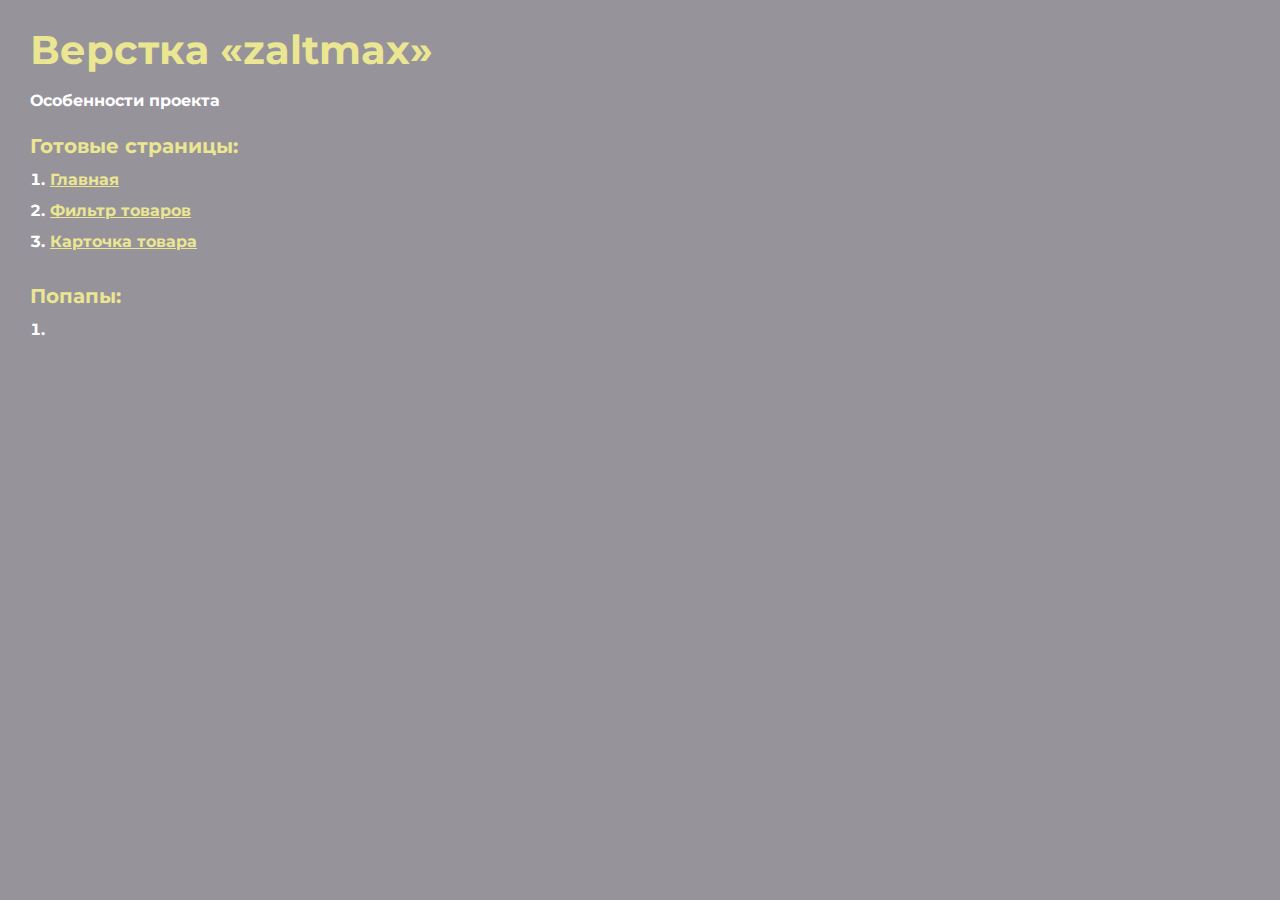
<file: index.html>
<!DOCTYPE html>
<html>

<head>
	<meta charset="UTF-8">
	<meta name="viewport" content="width=device-width, initial-scale=1.0">
	<title>Верстка «zaltmax»</title>
</head>

<body>
	<div class="rootpage">
		<h1>Верстка «zaltmax»</h1>
		<div class="rootpage__info">
			Особенности проекта
		</div>
		<h2>Готовые страницы:</h2>
		<ol class="rootpage__list">
			<li><a target="_blank" href="home.html">Главная</a></li>
			<li><a target="_blank" href="filter.html">Фильтр товаров</a></li>
			<li><a target="_blank" href="CardOfGoods.html">Карточка товара</a></li>
		</ol>
		<h2>Попапы:</h2>
		<ol class="rootpage__list">
			<li><a target="_blank" href="home.html#"></a></li>
		</ol>
		<!--
		<div class="rootpage__tnx">
			<h2>Спасибо за заказ!</h2>
			<p>Буду рад (а) хорошему отзыву.</p>
			<p>Обращайтесь еще!</p>
		</div>
		<div class="rootpage__contacts">
			<h2>Мои контакты:</h2>
			<p>Почта: <a href="mailto:email@gmail.com">email@gmail.com</a></p>
			<p>Телефон: <a href="tel:8800800800">8 800 800 800</a></p>
			<p>Соц. сеть: <a href="">ссылка на соц. сеть</a></p>
		</div>
		-->
	</div>
</body>
<style>
	@charset "UTF-8";
	@import url("https://fonts.googleapis.com/css?family=Montserrat:regular,700&display=swap");

	*,
	*::before,
	*::after {
		padding: 0px;
		margin: 0px;
		border: 0px;
		box-sizing: border-box;
	}

	html,
	body {
		height: 100%;
		margin: 0;
		padding: 0;
		min-width: 320px;
		width: 100%;
		color: #fff;
		background-color: #96939b;
	}

	body {
		font-family: Montserrat;
		font-size: 100%;
		line-height: 1;
		font-size: 1rem;
		font-weight: 700;
	}

	a {
		text-decoration: underline;
		color: #ebe691
	}

	a:visited {
		text-decoration: underline;
		color: #3b3b39;
	}

	a:hover {
		text-decoration: none;
	}

	ul li {
		list-style: none;
	}

	img {
		vertical-align: top;
	}

	.wrapper {
		width: 100%;
		min-height: 100%;
		overflow: hidden;
	}

	.rootpage {
		padding: 30px;
		display: flex;
		flex-direction: column;
		align-items: flex-start;
	}

	@media (max-width: 767px) {
		.rootpage {
			padding: 30px 15px;
		}
	}

	h1 {
		color: #ebe691;
		font-size: 2.5rem;
		margin: 0px 0px 1.25rem 0px;
	}

	@media (max-width: 767px) {
		h1 {
			font-size: 1.85rem;
			margin: 0px 0px 1.25rem 0px;
		}
	}

	h2 {
		color: #ebe691;
		font-size: 1.25rem;
		margin: 0px 0px 1rem 0px;
	}

	@media (max-width: 767px) {
		h2 {
			font-size: 1.125rem;
			margin: 0px 0px 1rem 0px;
		}
	}

	.rootpage__info {
		line-height: 140%;
		margin: 0px 0px 1.5rem 0px;
	}

	.rootpage__list {
		margin: 0px 0px 2.25rem 1.25rem;
	}

	.rootpage__list li:not(:last-child) {
		margin: 0px 0px 15px 0px;
	}

	.rootpage__contacts,
	.rootpage__tnx {
		border-radius: 200px;
		padding: 20px 65px;
		line-height: 140%;
	}

	@media (max-width: 767px) {

		.rootpage__contacts,
		.rootpage__tnx {
			border-radius: 40px;
			padding: 20px;
		}
	}

	.rootpage__contacts {
		background: #32b5a4;

	}

	.rootpage__contacts a {
		color: #ebe691;
	}

	.rootpage__tnx {
		background: #c22d63;
		margin: 0px 0px 1rem 0px;
	}
</style>

</html>
</file>
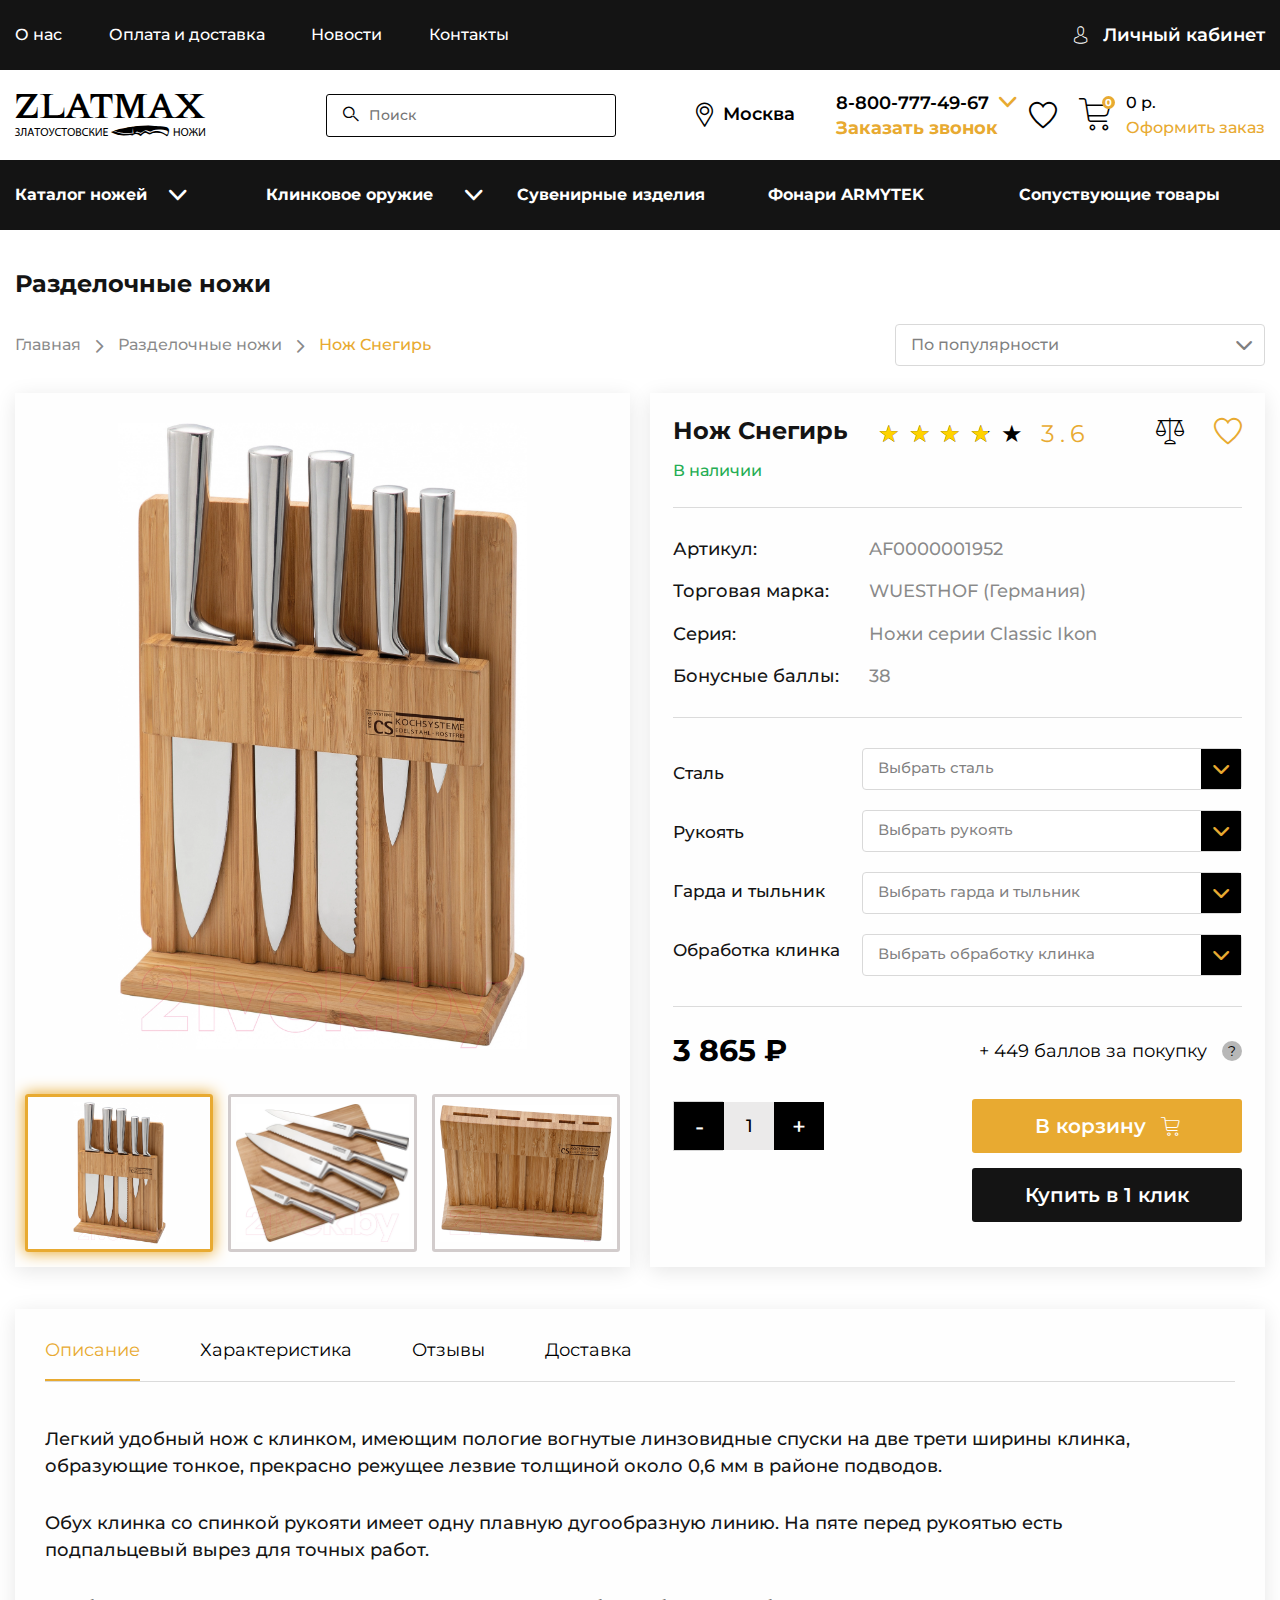
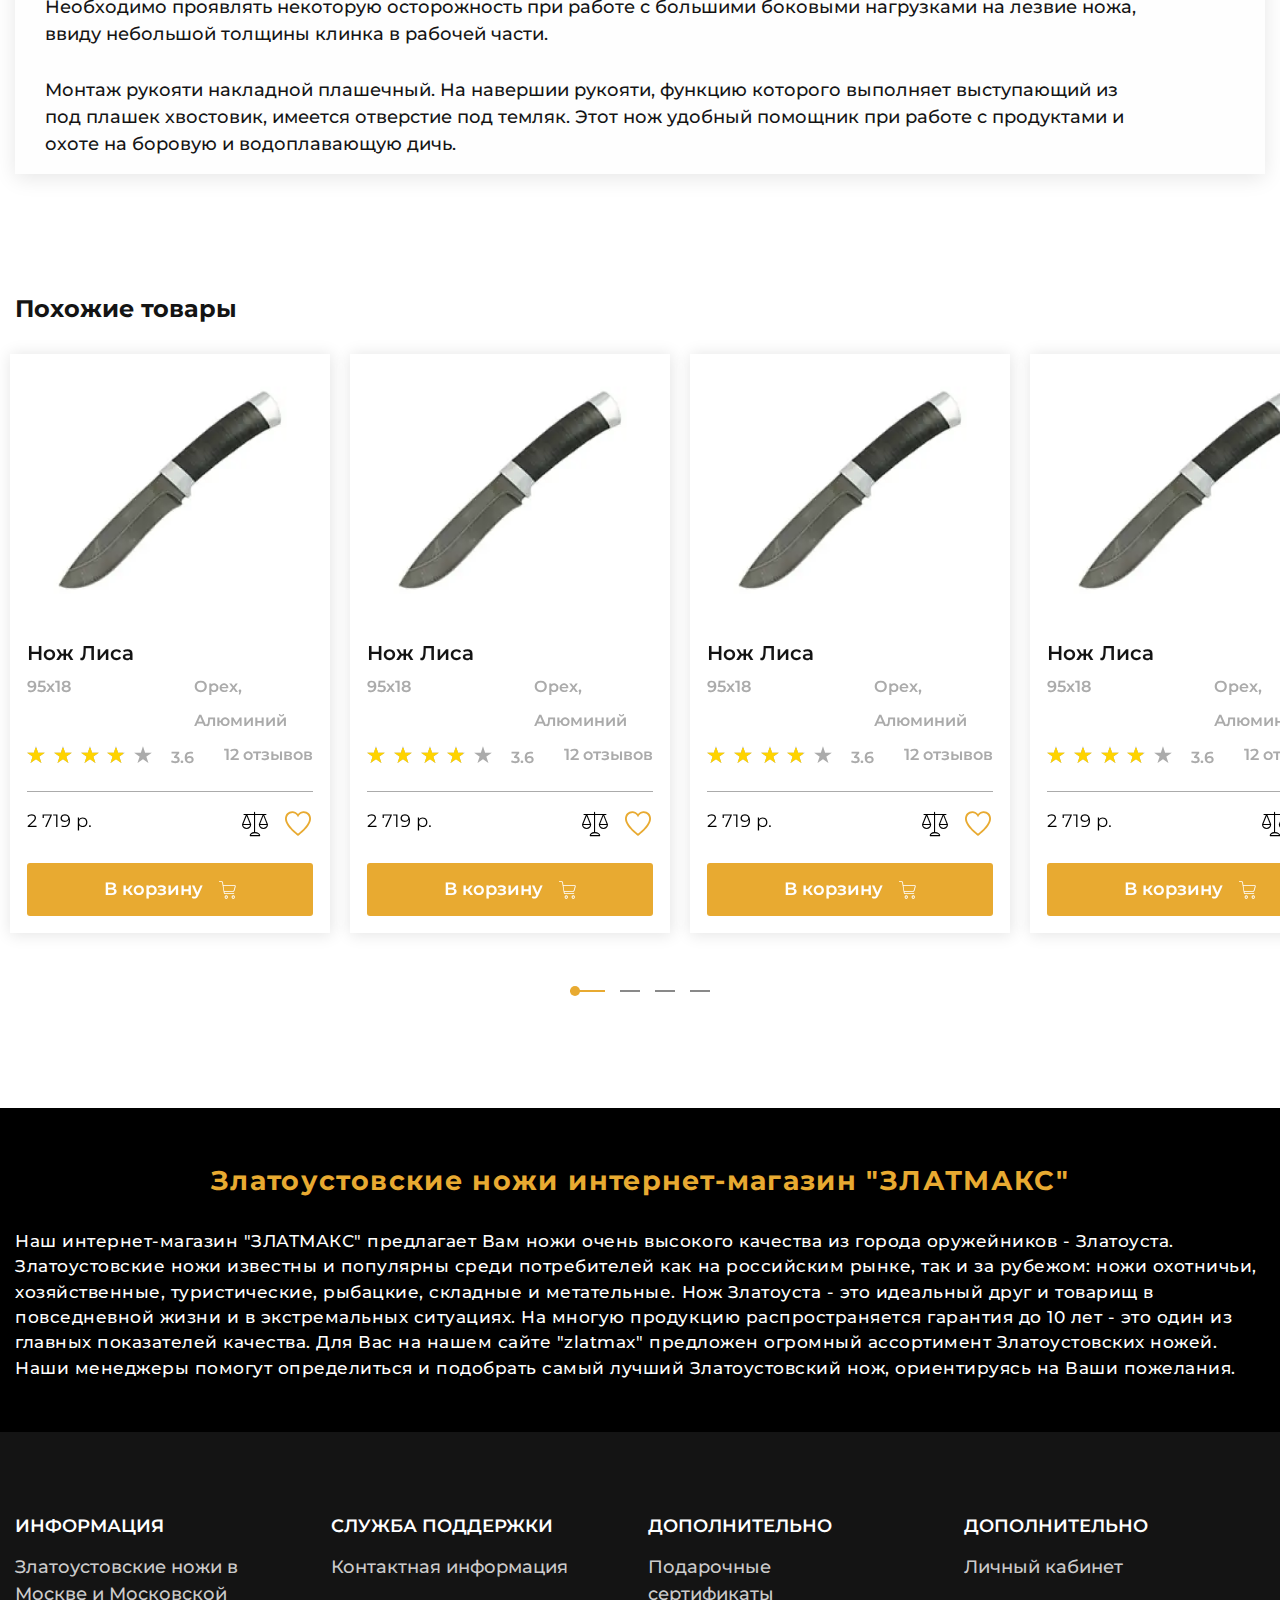
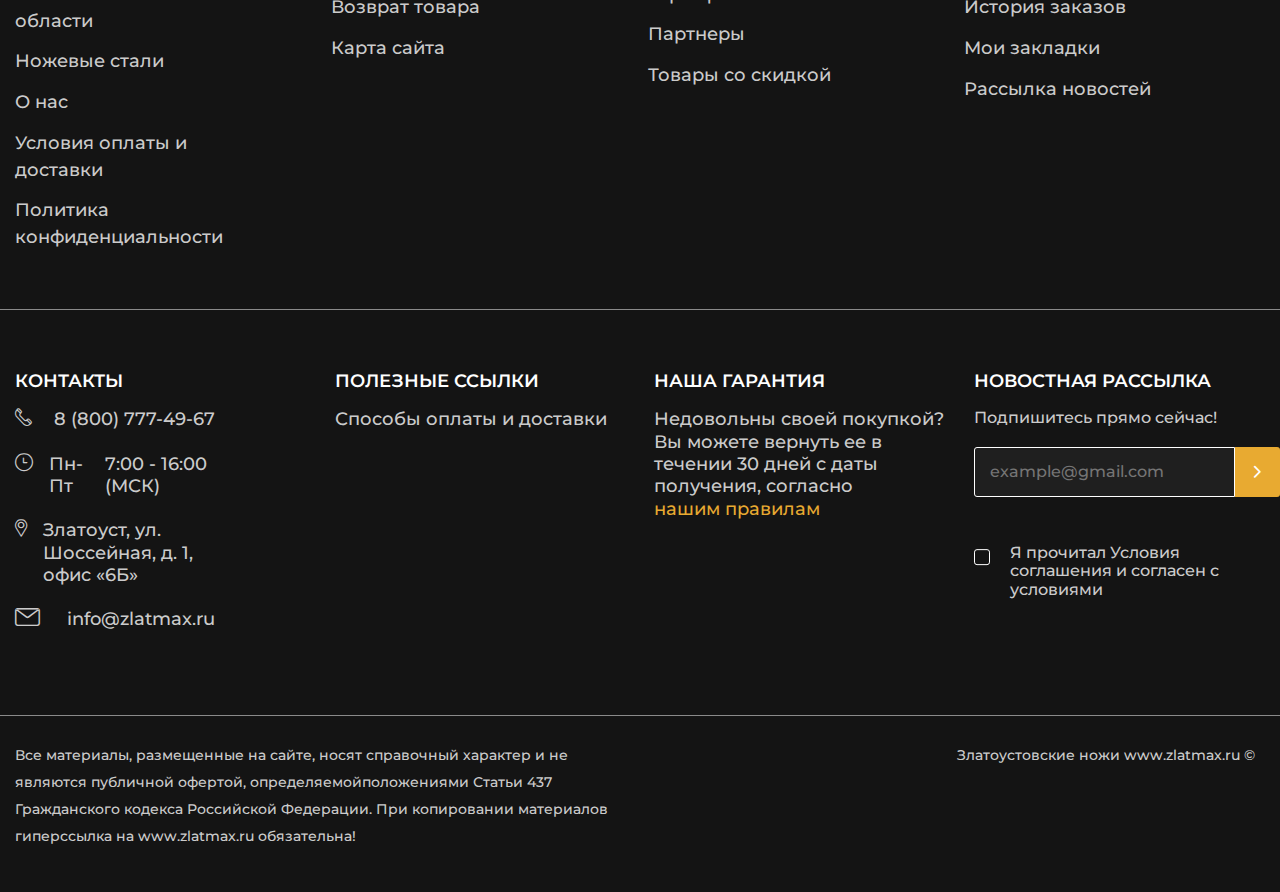
<file: CardOfGoods.html>
<!DOCTYPE html>
<html lang="ru">

<head>
	<title>Карточка товара</title>
	<meta charset="UTF-8">
	<meta name="format-detection" content="telephone=no">
	<!-- <style>body{opacity: 0;}</style> -->
	<link rel="stylesheet" href="css/style.min.css?_v=20220607121339">
	<link rel="shortcut icon" href="favicon.ico">
	<!-- <meta name="robots" content="noindex, nofollow"> -->
	<meta name="viewport" content="width=device-width, initial-scale=1.0">
</head>

<body>
	<div class="wrapper">
		<header data-scroll="161" data-scroll-show="1000" class="header">
			<div class="header__page">
				<!--==first_block=========================================================================================-->
				<div class="first-block">
					<div class="first-block__container menu">
						<nav class="menu__body">
							<ul class="menu__list">
								<li class="menu__item"><a href="" class="menu__link">О нас</a></li>
								<li class="menu__item"><a href="" class="menu__link">Оплата и доставка</a></li>
								<li class="menu__item"><a href="" class="menu__link">Новости</a></li>
								<li class="menu__item"><a href="" class="menu__link">Контакты</a></li>
								<a href="tel:+8-800-777-49-67" class="menu__item menu__item_call _icon-call"></a>
							</ul>
						</nav>
						<a data-da=".menu__list, 1100" href="" class="menu__person _icon-person">Личный кабинет</a>
						<button type="button" class="menu__icon icon-menu"><span></span></button>
					</div>
				</div>
				<!--==second-block=========================================================================================-->
				<div class="second-block">
					<div class="second-block__container">
						<div class="second-block__rigt right-block">
							<a target="blank" href="" class="right-block__logo _icon-logo"></a>
							<form action="" class="right-block__form">
								<input class="right-block__input" type="text" placeholder="Поиск">
								<button class="right-block__search _icon-search"></button>
							</form>
						</div>
						<div class="second-block__left left-block">
							<a href="" class="left-block__item left-block__item_location _icon-location">Москва</a>
							<div class="left-block__item mobilei-leftblock">
								<a href="" class="mobilei-leftblock__number _icon-arrow">8-800-777-49-67</a>
								<a href="" class="mobilei-leftblock__order">Заказать звонок</a>
								<ul class="mobilei-leftblock__items">
									<li class="mobilei-leftblock__item"><a href="tel:+8-800-777-49-67">8-800-777-49-68</a></li>
									<li class="mobilei-leftblock__item"><a href="tel:+8-800-777-49-67">8-800-777-49-69</a></li>
									<li class="mobilei-leftblock__item"><a href="tel:+8-800-777-49-67">8-800-777-49-70</a></li>
									<li class="mobilei-leftblock__item"><a href="tel:+8-800-777-49-67">8-800-777-49-71</a></li>
								</ul>
							</div>
							<a data-da=".menu__list,1100" href="" class="left-block__item left-block__item_favorit _icon-favorit"></a>
							<div class="left-block__item cart-leftblock">
								<a data-da=".menu__list, 1100" href="" class="cart-leftblock__cart _icon-cart"><span>0</span></a>
								<div class="cart-leftblock__orders">
									<a href="" class="cart-leftblock__value">0 р.</a>
									<a href="" class="cart-leftblock__order">Оформить заказ</a>
								</div>
							</div>
						</div>
					</div>
				</div>
				<!--==last-block=========================================================================================-->
				<div class="last-block">
					<div class="last-block__container">
						<nav class="last-block__list list-lastBlock">
							<ul class="list-lastBlock__items">
								<li id="open-arrow-one" class="list-lastBlock__item list-lastBlock__item_arrow"><a id="open-list-one" class="_icon-arrow" href="#">Каталог
										ножей</a></li>
								<li id="open-arrow-two" class="list-lastBlock__item list-lastBlock__item_arrow"><a id="open-list-two" class="_icon-arrow" href="#">Клинковое
										оружие</a>
								</li>
								<li class="list-lastBlock__item"><a href="">Сувенирные изделия</a></li>
								<li class="list-lastBlock__item"><a href="">Фонари ARMYTEK</a></li>
								<li class="list-lastBlock__item"><a href="">Сопуствующие товары</a></li>
							</ul>
						</nav>
						<div id="open-underlist" class="last-block__under underList">
							<div class="underList__top top-underlist">
								<nav class="top-underlist__list">
									<ul class="top-underlist__items">
										<li class="top-underlist__item top-underlist__item_back _icon-arrow">назад</li>
										<li class="top-underlist__item"><a href="">Категория ножей</a></li>
										<li class="top-underlist__item"><a href="">Производство ножей</a></li>
										<li class="top-underlist__item"><a href="">Ножи по маркам стали</a></li>
										<li class="top-underlist__item"><a href="">Заточка и полировка ножей</a></li>
										<li class="top-underlist__item"><a href="">Ножевая мастерская</a></li>
									</ul>
								</nav>
							</div>
							<div class="underList__center center-underList">
								<nav class="center-underlist__List">
									<ul class="center-underlist__items">
										<li class="center-underlist__item"><a href="">Разделочные ножи</a></li>
										<li class="center-underlist__item"><a href="">Туристические ножи</a></li>
										<li class="center-underlist__item"><a href="">Ножи охотничьи</a></li>
										<li class="center-underlist__item"><a href="">Булатные ножи</a></li>
										<li class="center-underlist__item"><a href="">Ножи из дамаска</a></li>
										<li class="center-underlist__item"><a href="">Тактического назначения</a></li>
										<li class="center-underlist__item"><a href="">Метательные ножи</a></li>
										<li class="center-underlist__item"><a href="">Мачете и кукри</a></li>
										<li class="center-underlist__item"><a href="">Ножи кухонные</a></li>
									</ul>
									<ul class="center-underlist__items">
										<li class="center-underlist__item"><a href="">Ножи АИР</a></li>
										<li class="center-underlist__item"><a href="">Ножи ЗИК</a></li>
										<li class="center-underlist__item"><a href="">Ножи ЗЗОСС</a></li>
										<li class="center-underlist__item"><a href="">Ножи РОСоружие</a></li>
										<li class="center-underlist__item"><a href="">Ножи Оружейник</a></li>
										<li class="center-underlist__item"><a href="">Булат Сергея Баранова</a></li>
										<li class="center-underlist__item"><a href="">Булат Андрея Умерова</a></li>
										<li class="center-underlist__item"><a href="">Ножи Златко</a></li>
										<li class="center-underlist__item"><a href="">Ножи Стиль-М</a></li>
										<li class="center-underlist__item"><a href="">Оружейная компания</a></li>
									</ul>
									<ul class="center-underlist__items">
										<li class="center-underlist__item"><a href="">Ножи из стали 40х102С2М</a></li>
										<li class="center-underlist__item"><a href="">Ножи из стали 95х18</a></li>
										<li class="center-underlist__item"><a href="">Ножи из стали 100х13м</a></li>
										<li class="center-underlist__item"><a href="">Ножи из стали 110х18м-ШД</a></li>
										<li class="center-underlist__item"><a href="">Ножи из стали ЭИ-107 ТЦ</a></li>
										<li class="center-underlist__item"><a href="">Ножи из стали 50х14МФ</a></li>
										<li class="center-underlist__item"><a href="">Ножи из стали AUS-8</a></li>
										<li class="center-underlist__item"><a href="">Ножи из стали К340</a></li>
										<li class="center-underlist__item"><a href="">Ножи из стали M390</a></li>
										<li class="center-underlist__item"><a href="">Ножи из стали ЭП-766</a></li>
									</ul>
									<ul class="center-underlist__items">
										<li class="center-underlist__item"><a href="">Паста ГОИ</a></li>
										<li class="center-underlist__item"><a href="">Алмазная паста</a></li>
										<li class="center-underlist__item"><a href="">Бруски и камни для заточки</a></li>
										<li class="center-underlist__item"><a href="">Заточные системы</a></li>
									</ul>
									<ul class="center-underlist__items">
										<li class="center-underlist__item"><a href="">Ножевые клинки</a></li>
										<li class="center-underlist__item"><a href="">Заготовки для ножей</a></li>
										<li class="center-underlist__item"><a href="">Литье для ножей</a></li>
										<li class="center-underlist__item"><a href="">Материалы для рукоятей</a></li>
										<li class="center-underlist__item"><a href="">Уход за рукоятиями ножей</a></li>
									</ul>
								</nav>
							</div>
							<div class="underList__bottom bottom-underlist">
								<nav class="bottom-underlist__list">
									<ul class="bottom-underlist__items">
										<li class="bottom-underlist__item"><a href="">Смотреть все</a></li>
										<li class="bottom-underlist__item"><a href="">Смотреть все</a></li>
										<li class="bottom-underlist__item"><a href="">Смотреть все</a></li>
										<li class="bottom-underlist__item"><a href="">Смотреть все</a></li>
										<li class="bottom-underlist__item"><a href="">Смотреть все</a></li>
									</ul>
								</nav>
							</div>
						</div>
					</div>
				</div>
			</div>
		</header>
		<main class="page">
			<!--=====breadCrumbs===================================================-->
			<div class="breadCrumbs">
				<section class="breadCrumbs__container">
					<h2 class="breadCrumbs__title">Разделочные ножи</h2>
					<div class="breadCrumbs__items itemsBreadCrumbs">
						<a href="#" class="itemsBreadCrumbs__item _icon-arrow-footer">Главная</a>
						<a href="#" class="itemsBreadCrumbs__item _icon-arrow-footer">Разделочные ножи</a>
						<div class="itemsBreadCrumbs__item itemsBreadCrumbs__item_active">Нож Снегирь</div>
					</div>
					<div class="breadCrumbs__spoller spollerBreadCrumbs">
						<select name="form[]" class="form spollerBreadCrumbs__forms">
							<option value="1" selected>По популярности</option>
							<option value="2">По высокой цене</option>
							<option value="3">По низкой цене</option>
							<option value="4">По количеству купленных</option>
						</select>
					</div>
				</section>
			</div>
			<!--=====description===================================================-->
			<div class="description">
				<div class="description__container">
					<div class="description__slider sliderDescription">
						<div class="sliderDescription__left">
							<div class="sliderTwo__slider swiper">
								<div class="sliderTwo__wrapper swiper-wrapper">
									<div class="sliderTwo__slide-ibg_contain swiper-slide">
										<img src="img/cardOfGoods/01.webp" alt="">
									</div>
									<div class="sliderTwo__slide-ibg_contain swiper-slide">
										<img src="img/cardOfGoods/02.webp" alt="">
									</div>
									<div class="sliderTwo__slide-ibg_contain swiper-slide">
										<img src="img/cardOfGoods/03.webp" alt="">
									</div>
									<div class="sliderTwo__slide-ibg_contain swiper-slide">
										<picture><source srcset="img/cardOfGoods/04.webp" type="image/webp"><img src="img/cardOfGoods/04.jpg" alt=""></picture>
									</div>
								</div>
							</div>
							<div class="sliderOne__slider swiper">
								<div class="sliderOne__wrapper swiper-wrapper">
									<div class="sliderOne__slide-ibg_contain swiper-slide">
										<img src="img/cardOfGoods/01.webp" alt="">
									</div>
									<div class="sliderOne__slide-ibg_contain swiper-slide">
										<img src="img/cardOfGoods/02.webp" alt="">
									</div>
									<div class="sliderOne__slide-ibg_contain swiper-slide">
										<img src="img/cardOfGoods/03.webp" alt="">
									</div>
									<div class="sliderOne__slide-ibg_contain swiper-slide">
										<picture><source srcset="img/cardOfGoods/04.webp" type="image/webp"><img src="img/cardOfGoods/04.jpg" alt=""></picture>
									</div>
								</div>
							</div>
						</div>
						<div class="sliderDescription__right rightDescribtion">
							<div class="rightDescribtion__header headerRight">
								<div class="headerRight__top topHeader">
									<div class="topHeader__raitingTitle tilteRaiting">
										<h3 class="tilteRaiting__title">Нож Снегирь</h3>
										<div class="rating rating_set tilteRaiting__raiting">
											<div class="rating__body">
												<div class="rating__active"></div>
												<div class="rating__items">
													<input type="radio" class="rating__item" value="1" name="rating">
													<input type="radio" class="rating__item" value="2" name="rating">
													<input type="radio" class="rating__item" value="3" name="rating">
													<input type="radio" class="rating__item" value="4" name="rating">
													<input type="radio" class="rating__item" value="5" name="rating">
												</div>
											</div>
											<div class="rating__value">3.6</div>
										</div>
									</div>
									<div class="topHeader__icons iconsButton">
										<button type="button" class="iconsButton__compare _icon-campare"></button>
										<button type="button" class="iconsButton__favorit _icon-favorit"></button>
									</div>
								</div>
								<div class="headerRight__bottom">В наличии</div>
							</div>
							<div class="headerRight__properties propertiesRight">
								<div class="propertiesRight__left">
									<div>Артикул:</div>
									<div>Торговая марка:</div>
									<div>Серия:</div>
									<div>Бонусные баллы: </div>
								</div>
								<div class="propertiesRight__right right-properties">
									<div>AF0000001952</div>
									<div>WUESTHOF (Германия)</div>
									<div>Ножи серии Classic Ikon</div>
									<div>38</div>
								</div>
							</div>
							<div class="headerRight__selects selicts-right">
								<div class="selicts-right__left">
									<div>Сталь</div>
									<div>Рукоять</div>
									<div>Гарда и тыльник</div>
									<div>Обработка клинка</div>
								</div>
								<div class="selicts-right__right">
									<select name="form[]" class="form">
										<option value="1" selected>Выбрать сталь</option>
										<option value="2">Пункт №1</option>
										<option value="3">Пункт №2</option>
										<option value="4">Пункт №3</option>
									</select>
									<select name="form[]" class="form">
										<option value="1" selected>Выбрать рукоять</option>
										<option value="2">Пункт №1</option>
										<option value="3">Пункт №2</option>
										<option value="4">Пункт №3</option>
									</select>
									<select name="form[]" class="form">
										<option value="1" selected>Выбрать гарда и тыльник</option>
										<option value="2">Пункт №1</option>
										<option value="3">Пункт №2</option>
										<option value="4">Пункт №3</option>
									</select>
									<select name="form[]" class="form">
										<option value="1" selected>Выбрать обработку клинка</option>
										<option value="2">Пункт №1</option>
										<option value="3">Пункт №2</option>
										<option value="4">Пункт №3</option>
									</select>
								</div>
							</div>
							<div class="headerRight__prices bottom-right">
								<div class="bottom-right__price price-bottom">
									<div class="price-bottom__price">3 865 <span>₽</span></div>
									<div class="price-bottom__quantities">+ 449 баллов за покупку<span data-tippy-content="Подсказка">?</span></div>
								</div>
								<div class="bottom-right__button buttons-bottom">
									<div class="buttons-bottom__quantity">
										<div class="quantity">
											<button type="button" class="quantity__button quantity__button_minus">-</button>
											<div class="quantity__input">
												<input autocomplete="off" type="text" name="form[]" value="1">
											</div>
											<button type="button" class="quantity__button quantity__button_plus">+</button>
										</div>
									</div>
									<button type="button" class="buttons-bottom__cart buttonStyle buttonStyle_card _icon-cart">В
										корзину</button>
									<button type="button" class="buttons-bottom__buy buttonStyle buttonStyle_dark">Купить в 1
										клик</button>
								</div>
							</div>
						</div>
					</div>
					<div class="description__info infoDescription">
						<div data-tabs="992" class="tabs">
							<nav data-tabs-titles class="tabs__navigation">
								<button type="button" class="tabs__title _tab-active">Описание</button>
								<button type="button" class="tabs__title">Характеристика</button>
								<button type="button" class="tabs__title">Отзывы</button>
								<button type="button" class="tabs__title">Доставка</button>
							</nav>
							<div data-tabs-body class="tabs__content">
								<div class="tabs__body">
									<p>
										Легкий удобный нож с клинком, имеющим пологие вогнутые линзовидные спуски на две
										трети ширины клинка, образующие тонкое,
										прекрасно режущее лезвие толщиной около 0,6 мм в районе подводов.
									</p>
									<p>
										Обух клинка со спинкой рукояти имеет одну плавную дугообразную линию. На пяте
										перед рукоятью есть подпальцевый вырез для точных работ.
									</p>
									<p>
										Необходимо проявлять некоторую осторожность при работе с большими боковыми
										нагрузками на лезвие ножа, ввиду небольшой толщины клинка
										в рабочей части.
									</p>
									<p>
										Монтаж рукояти накладной плашечный. На навершии рукояти, функцию которого
										выполняет выступающий из под плашек хвостовик,
										имеется отверстие под темляк. Этот нож удобный помощник при работе с продуктами
										и охоте на боровую и водоплавающую дичь.
									</p>
								</div>
								<div class="tabs__body">
									<p>
										Lorem ipsum dolor sit amet consectetur adipisicing elit. Saepe ipsam cum optio
										vero, fugiat natus impedit, id qui tenetur earum possimus. Placeat alias
										tenetur, rem ratione eum debitis quod aperiam.
									</p>
									<p>
										Lorem ipsum dolor sit amet consectetur adipisicing elit. Saepe ipsam cum optio
										vero, fugiat natus impedit, id qui tenetur earum possimus. Placeat alias
										tenetur, rem ratione eum debitis quod aperiam.
									</p>
									<p>
										Lorem ipsum dolor sit amet consectetur adipisicing elit. Saepe ipsam cum optio
										vero, fugiat natus impedit, id qui tenetur earum possimus. Placeat alias
										tenetur, rem ratione eum debitis quod aperiam.
									</p>
								</div>
								<div class="tabs__body">
									<p>
										Lorem ipsum, dolor sit amet consectetur adipisicing elit. Laboriosam magni
										expedita quibusdam aspernatur blanditiis vel? Sit odit fugiat in. Excepturi,
										facilis consequuntur. Non vitae sapiente quas vero quaerat, pariatur modi!
									</p>
									<p>
										Lorem ipsum, dolor sit amet consectetur adipisicing elit. Laboriosam magni
										expedita quibusdam aspernatur blanditiis vel? Sit odit fugiat in. Excepturi,
										facilis consequuntur. Non vitae sapiente quas vero quaerat, pariatur modi!
									</p>
									<p>
										Lorem ipsum, dolor sit amet consectetur adipisicing elit. Laboriosam magni
										expedita quibusdam aspernatur blanditiis vel? Sit odit fugiat in. Excepturi,
										facilis consequuntur. Non vitae sapiente quas vero quaerat, pariatur modi!
									</p>
								</div>
								<div class="tabs__body">
									<p>
										Lorem ipsum dolor sit amet consectetur adipisicing elit. Quod amet, nobis
										dignissimos quas magni pariatur est. Odio commodi, molestias minima aliquam
										perspiciatis quam minus quidem eligendi officia dolor accusamus iure!
									</p>
									<p>
										Lorem ipsum dolor sit amet consectetur adipisicing elit. Quod amet, nobis
										dignissimos quas magni pariatur est. Odio commodi, molestias minima aliquam
										perspiciatis quam minus quidem eligendi officia dolor accusamus iure!
									</p>
									<p>
										Lorem ipsum dolor sit amet consectetur adipisicing elit. Quod amet, nobis
										dignissimos quas magni pariatur est. Odio commodi, molestias minima aliquam
										perspiciatis quam minus quidem eligendi officia dolor accusamus iure!
									</p>
								</div>
							</div>
						</div>
					</div>
					<div class="description__slider slider-description">
						<h3 class="slider-description__title">Похожие товары</h3>
						<div class="slider-description__slider cardSlider__slider swiper">
							<div class="cardSlider__wrapper swiper-wrapper">
								<div class="cardSlider__slide swiper-slide card-slide">
									<a href="#" class="card-slide__img-ibg_contain">
										<picture><source srcset="img/cardSlider/01.webp" type="image/webp"><img src="img/cardSlider/01.png" alt=""></picture>
									</a>
									<div class="card-slide__info">
										<h3 class="card-slide__title">Нож Лиса</h3>
										<div class="card-slide__raiting raitong-card">
											<div class="raitong-card__size">95х18</div>
											<div class="raitong-card__materials">Орех, Алюминий</div>
											<div class="raitong-card__stras">
												<div class="rating rating_set">
													<div class="rating__body">
														<div class="rating__active"></div>
														<div class="rating__items">
															<input type="radio" class="rating__item" value="1" name="rating">
															<input type="radio" class="rating__item" value="2" name="rating">
															<input type="radio" class="rating__item" value="3" name="rating">
															<input type="radio" class="rating__item" value="4" name="rating">
															<input type="radio" class="rating__item" value="5" name="rating">
														</div>
													</div>
													<div class="rating__value">3.6</div>
												</div>
											</div>
											<div class="raitong-card__feedBack">12 отзывов</div>
										</div>
										<div class="card-slide__price price-card">
											<div class="price-card__price">2 719 р.</div>
											<a href="" class="price-card__compare _icon-campare"></a>
											<a href="" class="price-card__favorit _icon-favorit"></a>
										</div>
										<button type="button" class="card-slide__button _icon-cart">В корзину</button>
									</div>
								</div>
								<div class="cardSlider__slide swiper-slide card-slide">
									<a href="#" class="card-slide__img-ibg_contain">
										<picture><source srcset="img/cardSlider/01.webp" type="image/webp"><img src="img/cardSlider/01.png" alt=""></picture>
									</a>
									<div class="card-slide__info">
										<h3 class="card-slide__title">Нож Лиса</h3>
										<div class="card-slide__raiting raitong-card">
											<div class="raitong-card__size">95х18</div>
											<div class="raitong-card__materials">Орех, Алюминий</div>
											<div class="raitong-card__stras">
												<div class="rating rating_set">
													<div class="rating__body">
														<div class="rating__active"></div>
														<div class="rating__items">
															<input type="radio" class="rating__item" value="1" name="rating">
															<input type="radio" class="rating__item" value="2" name="rating">
															<input type="radio" class="rating__item" value="3" name="rating">
															<input type="radio" class="rating__item" value="4" name="rating">
															<input type="radio" class="rating__item" value="5" name="rating">
														</div>
													</div>
													<div class="rating__value">3.6</div>
												</div>
											</div>
											<div class="raitong-card__feedBack">12 отзывов</div>
										</div>
										<div class="card-slide__price price-card">
											<div class="price-card__price">2 719 р.</div>
											<a href="" class="price-card__compare _icon-campare"></a>
											<a href="" class="price-card__favorit _icon-favorit"></a>
										</div>
										<button type="button" class="card-slide__button _icon-cart">В корзину</button>
									</div>
								</div>
								<div class="cardSlider__slide swiper-slide card-slide">
									<a href="#" class="card-slide__img-ibg_contain">
										<picture><source srcset="img/cardSlider/01.webp" type="image/webp"><img src="img/cardSlider/01.png" alt=""></picture>
									</a>
									<div class="card-slide__info">
										<h3 class="card-slide__title">Нож Лиса</h3>
										<div class="card-slide__raiting raitong-card">
											<div class="raitong-card__size">95х18</div>
											<div class="raitong-card__materials">Орех, Алюминий</div>
											<div class="raitong-card__stras">
												<div class="rating rating_set">
													<div class="rating__body">
														<div class="rating__active"></div>
														<div class="rating__items">
															<input type="radio" class="rating__item" value="1" name="rating">
															<input type="radio" class="rating__item" value="2" name="rating">
															<input type="radio" class="rating__item" value="3" name="rating">
															<input type="radio" class="rating__item" value="4" name="rating">
															<input type="radio" class="rating__item" value="5" name="rating">
														</div>
													</div>
													<div class="rating__value">3.6</div>
												</div>
											</div>
											<div class="raitong-card__feedBack">12 отзывов</div>
										</div>
										<div class="card-slide__price price-card">
											<div class="price-card__price">2 719 р.</div>
											<a href="" class="price-card__compare _icon-campare"></a>
											<a href="" class="price-card__favorit _icon-favorit"></a>
										</div>
										<button type="button" class="card-slide__button _icon-cart">В корзину</button>
									</div>
								</div>
								<div class="cardSlider__slide swiper-slide card-slide">
									<a href="#" class="card-slide__img-ibg_contain">
										<picture><source srcset="img/cardSlider/01.webp" type="image/webp"><img src="img/cardSlider/01.png" alt=""></picture>
									</a>
									<div class="card-slide__info">
										<h3 class="card-slide__title">Нож Лиса</h3>
										<div class="card-slide__raiting raitong-card">
											<div class="raitong-card__size">95х18</div>
											<div class="raitong-card__materials">Орех, Алюминий</div>
											<div class="raitong-card__stras">
												<div class="rating rating_set">
													<div class="rating__body">
														<div class="rating__active"></div>
														<div class="rating__items">
															<input type="radio" class="rating__item" value="1" name="rating">
															<input type="radio" class="rating__item" value="2" name="rating">
															<input type="radio" class="rating__item" value="3" name="rating">
															<input type="radio" class="rating__item" value="4" name="rating">
															<input type="radio" class="rating__item" value="5" name="rating">
														</div>
													</div>
													<div class="rating__value">3.6</div>
												</div>
											</div>
											<div class="raitong-card__feedBack">12 отзывов</div>
										</div>
										<div class="card-slide__price price-card">
											<div class="price-card__price">2 719 р.</div>
											<a href="" class="price-card__compare _icon-campare"></a>
											<a href="" class="price-card__favorit _icon-favorit"></a>
										</div>
										<button type="button" class="card-slide__button _icon-cart">В корзину</button>
									</div>
								</div>
								<div class="cardSlider__slide swiper-slide card-slide">
									<a href="#" class="card-slide__img-ibg_contain">
										<picture><source srcset="img/cardSlider/01.webp" type="image/webp"><img src="img/cardSlider/01.png" alt=""></picture>
									</a>
									<div class="card-slide__info">
										<h3 class="card-slide__title">Нож Лиса</h3>
										<div class="card-slide__raiting raitong-card">
											<div class="raitong-card__size">95х18</div>
											<div class="raitong-card__materials">Орех, Алюминий</div>
											<div class="raitong-card__stras">
												<div class="rating rating_set">
													<div class="rating__body">
														<div class="rating__active"></div>
														<div class="rating__items">
															<input type="radio" class="rating__item" value="1" name="rating">
															<input type="radio" class="rating__item" value="2" name="rating">
															<input type="radio" class="rating__item" value="3" name="rating">
															<input type="radio" class="rating__item" value="4" name="rating">
															<input type="radio" class="rating__item" value="5" name="rating">
														</div>
													</div>
													<div class="rating__value">3.6</div>
												</div>
											</div>
											<div class="raitong-card__feedBack">12 отзывов</div>
										</div>
										<div class="card-slide__price price-card">
											<div class="price-card__price">2 719 р.</div>
											<a href="" class="price-card__compare _icon-campare"></a>
											<a href="" class="price-card__favorit _icon-favorit"></a>
										</div>
										<button type="button" class="card-slide__button _icon-cart">В корзину</button>
									</div>
								</div>
								<div class="cardSlider__slide swiper-slide card-slide">
									<a href="#" class="card-slide__img-ibg_contain">
										<picture><source srcset="img/cardSlider/01.webp" type="image/webp"><img src="img/cardSlider/01.png" alt=""></picture>
									</a>
									<div class="card-slide__info">
										<h3 class="card-slide__title">Нож Лиса</h3>
										<div class="card-slide__raiting raitong-card">
											<div class="raitong-card__size">95х18</div>
											<div class="raitong-card__materials">Орех, Алюминий</div>
											<div class="raitong-card__stras">
												<div class="rating rating_set">
													<div class="rating__body">
														<div class="rating__active"></div>
														<div class="rating__items">
															<input type="radio" class="rating__item" value="1" name="rating">
															<input type="radio" class="rating__item" value="2" name="rating">
															<input type="radio" class="rating__item" value="3" name="rating">
															<input type="radio" class="rating__item" value="4" name="rating">
															<input type="radio" class="rating__item" value="5" name="rating">
														</div>
													</div>
													<div class="rating__value">3.6</div>
												</div>
											</div>
											<div class="raitong-card__feedBack">12 отзывов</div>
										</div>
										<div class="card-slide__price price-card">
											<div class="price-card__price">2 719 р.</div>
											<a href="" class="price-card__compare _icon-campare"></a>
											<a href="" class="price-card__favorit _icon-favorit"></a>
										</div>
										<button type="button" class="card-slide__button _icon-cart">В корзину</button>
									</div>
								</div>
								<div class="cardSlider__slide swiper-slide card-slide">
									<a href="#" class="card-slide__img-ibg_contain">
										<picture><source srcset="img/cardSlider/01.webp" type="image/webp"><img src="img/cardSlider/01.png" alt=""></picture>
									</a>
									<div class="card-slide__info">
										<h3 class="card-slide__title">Нож Лиса</h3>
										<div class="card-slide__raiting raitong-card">
											<div class="raitong-card__size">95х18</div>
											<div class="raitong-card__materials">Орех, Алюминий</div>
											<div class="raitong-card__stras">
												<div class="rating rating_set">
													<div class="rating__body">
														<div class="rating__active"></div>
														<div class="rating__items">
															<input type="radio" class="rating__item" value="1" name="rating">
															<input type="radio" class="rating__item" value="2" name="rating">
															<input type="radio" class="rating__item" value="3" name="rating">
															<input type="radio" class="rating__item" value="4" name="rating">
															<input type="radio" class="rating__item" value="5" name="rating">
														</div>
													</div>
													<div class="rating__value">3.6</div>
												</div>
											</div>
											<div class="raitong-card__feedBack">12 отзывов</div>
										</div>
										<div class="card-slide__price price-card">
											<div class="price-card__price">2 719 р.</div>
											<a href="" class="price-card__compare _icon-campare"></a>
											<a href="" class="price-card__favorit _icon-favorit"></a>
										</div>
										<button type="button" class="card-slide__button _icon-cart">В корзину</button>
									</div>
								</div>
							</div>
							<div class="cardSlider__pagination"></div>
						</div>
					</div>
				</div>
		</main>
		<footer class="footer">
			<!--==describtion======================================================================================-->
			<section class="describtion">
				<div class="describtion__container">
					<h2 class="describtion__title">Златоустовские ножи интернет-магазин "ЗЛАТМАКС"</h2>
					<div class="describtion__text">Наш интернет-магазин "ЗЛАТМАКС" предлагает Вам ножи очень высокого качества
						из города оружейников - Златоуста. Златоустовские ножи известны и популярны среди потребителей как на
						российским рынке, так и за рубежом: ножи охотничьи, хозяйственные, туристические, рыбацкие, складные и
						метательные. Нож Златоуста - это идеальный друг и товарищ в повседневной жизни и в экстремальных
						ситуациях. На многую продукцию распространяется гарантия до 10 лет - это один из главных показателей
						качества. Для Вас на нашем сайте "zlatmax" предложен огромный ассортимент Златоустовских ножей. Наши
						менеджеры помогут определиться и подобрать самый лучший Златоустовский нож, ориентируясь на Ваши
						пожелания.</div>
				</div>
			</section>
			<!--==info======================================================================================-->
			<div class="info">
				<div class="info__container">
					<div data-spollers="1100" class="info__item">
						<div class="info__item item-spollers">
							<button type="button" data-spoller class="item-spollers__title">ИНФОРМАЦИЯ</button>
							<div class="item-spollers__body">
								<nav class="item-spollers__nav">
									<ul class="item-spollers__list">
										<li><a href="" class="item-spollers__link">Златоустовские ножи в Москве и Московской
												области</a></li>
										<li><a href="" class="item-spollers__link">Ножевые стали</a></li>
										<li><a href="" class="item-spollers__link">О нас</a></li>
										<li><a href="" class="item-spollers__link">Условия оплаты и доставки</a></li>
										<li><a href="" class="item-spollers__link">Политика конфиденциальности</a></li>
									</ul>
								</nav>
							</div>
						</div>
					</div>
					<div data-spollers="1100" class="info__item">
						<div class="info__item item-spollers">
							<button type="button" data-spoller class="item-spollers__title">СЛУЖБА ПОДДЕРЖКИ</button>
							<div class="item-spollers__body">
								<nav class="item-spollers__nav">
									<ul class="item-spollers__list">
										<li><a href="" class="item-spollers__link">Контактная информация</a></li>
										<li><a href="" class="item-spollers__link">Возврат товара</a></li>
										<li><a href="" class="item-spollers__link">Карта сайта</a></li>
									</ul>
								</nav>
							</div>
						</div>
					</div>
					<div data-spollers="1100" class="info__item">
						<div class="info__item item-spollers">
							<button type="button" data-spoller class="item-spollers__title">ДОПОЛНИТЕЛЬНО</button>
							<div class="item-spollers__body">
								<nav class="item-spollers__nav">
									<ul class="item-spollers__list">
										<li><a href="" class="item-spollers__link">Подарочные сертификаты</a></li>
										<li><a href="" class="item-spollers__link">Партнеры</a></li>
										<li><a href="" class="item-spollers__link">Товары со скидкой</a></li>
									</ul>
								</nav>
							</div>
						</div>
					</div>
					<div data-spollers="1100" class="info__item">
						<div class="info__item item-spollers">
							<button type="button" data-spoller class="item-spollers__title">ДОПОЛНИТЕЛЬНО</button>
							<div class="item-spollers__body">
								<nav class="item-spollers__nav">
									<ul class="item-spollers__list">
										<li><a href="" class="item-spollers__link">Личный кабинет</a></li>
										<li><a href="" class="item-spollers__link">История заказов</a></li>
										<li><a href="" class="item-spollers__link">Мои закладки</a></li>
										<li><a href="" class="item-spollers__link">Рассылка новостей</a></li>
									</ul>
								</nav>
							</div>
						</div>
					</div>
				</div>
			</div>
			<!--==contacts======================================================================================-->
			<div class="contacts">
				<div class="contacts__container">
					<div class="contacts__item itemContacts">
						<div data-spollers="1115" class="itemContacts__spollers">
							<div class="itemContacts__item">
								<button type="button" data-spoller class="itemContacts__title">КОНТАКТЫ</button>
								<div class="itemContacts__body bodyContactsSpoller">
									<nav class="bodyContactsSpoller__nav">
										<ul class="bodyContactsSpoller__list">
											<li><a href="tel:8 (800) 777-49-67" class="bodyContactsSpoller__link _icon-phone">8
													(800) 777-49-67</a></li>
											<li><a href="" class="bodyContactsSpoller__link _icon-watch">
													<p>Пн-Пт</p>
													<p>7:00 - 16:00 (МСК)</p>
												</a></li>
											<li><a href="" class="bodyContactsSpoller__link _icon-location">Златоуст, ул.
													Шоссейная, д. 1, офис
													«6Б»</a></li>
											<li><a href="mail:info@zlatmax.ru" class="bodyContactsSpoller__link _icon-envelope">info@zlatmax.ru</a></li>
										</ul>
									</nav>
								</div>
							</div>
						</div>
						<div data-spollers="1115" class="itemContacts__spollers">
							<div class="itemContacts__item">
								<button type="button" data-spoller class="itemContacts__title">ПОЛЕЗНЫЕ ССЫЛКИ</button>
								<div class="itemContacts__body bodyContactsSpoller">
									<nav class="bodyContactsSpoller__nav">
										<ul class="bodyContactsSpoller__list">
											<li><a href="#" class="bodyContactsSpoller__link">Способы оплаты и
													доставки</a></li>
										</ul>
									</nav>
								</div>
							</div>
						</div>
						<div data-spollers="1115" class="itemContacts__spollers">
							<div class="itemContacts__item">
								<button type="button" data-spoller class="itemContacts__title">НАША ГАРАНТИЯ</button>
								<div class="itemContacts__body bodyContactsSpoller">
									<nav class="bodyContactsSpoller__nav">
										<ul class="bodyContactsSpoller__list">
											<li class="bodyContactsSpoller__link bodyContactsSpoller__link_link">Недовольны
												своей покупкой? Вы можете вернуть
												ее в течении
												30 дней с даты получения, согласно <a href="">нашим правилам</a></li>
										</ul>
									</nav>
								</div>
							</div>
						</div>
						<div data-spollers="1115" class="itemContacts__spollers">
							<div class="itemContacts__item">
								<button type="button" data-spoller class="itemContacts__title">НОВОСТНАЯ РАССЫЛКА</button>
								<div class="itemContacts__body bodyContactsSpoller">
									<form action="#" class="bodyContactsSpoller__form formContactsSpoller">
										<label for="#emailFooter" class="formContactsSpoller__label">Подпишитесь прямо
											сейчас!</label>
										<div class="formContactsSpoller__input inputFooter">
											<input id="emailFooter" type="text" data-required="email" data-error="Ошибка" name="form[]" placeholder="example@gmail.com" autocomplete="off" class="inputFooter__input">
											<button for="#emailFooter" type="submit" class="inputFooter__button _icon-arrow-footer"></button>
										</div>
										<div class="formContactsSpoller__checkbox checkboxFooter">
											<div class="checkboxFooter__check">
												<input id="checkboxlFooter" type="checkbox" class="checkboxFooter__checkbox">
												<label for="#checkboxlFooter" class="checkboxFooter__label"></label>
											</div>
											<div class="checkboxFooter__agreement">Я прочитал Условия соглашения и согласен с
												условиями
											</div>
										</div>
									</form>
								</div>
							</div>
						</div>
					</div>
				</div>
			</div>
			<!--==end======================================================================================-->
			<div class="end">
				<div class="end__container">
					<div class="end__text">Все материалы, размещенные на сайте, носят справочный характер и не являются
						публичной офертой, определяемойположениями Статьи 437 Гражданского кодекса Российской Федерации.
						При копировании материалов гиперссылка на www.zlatmax.ru обязательна!</div>
					<div class="end__text">Златоустовские ножи www.zlatmax.ru ©</div>
				</div>
			</div>
		</footer>
	</div>
	<!-- <div id="popup" aria-hidden="true" class="popup">
	<div class="popup__wrapper">
		<div class="popup__content">
			<button data-close type="button" class="popup__close">Закрыть</button>
			<div class="popup__text">
				Text
			</div>
		</div>
	</div>
</div> -->
	<script src="js/app.min.js?_v=20220607121339"></script>
</body>

</html>
</file>
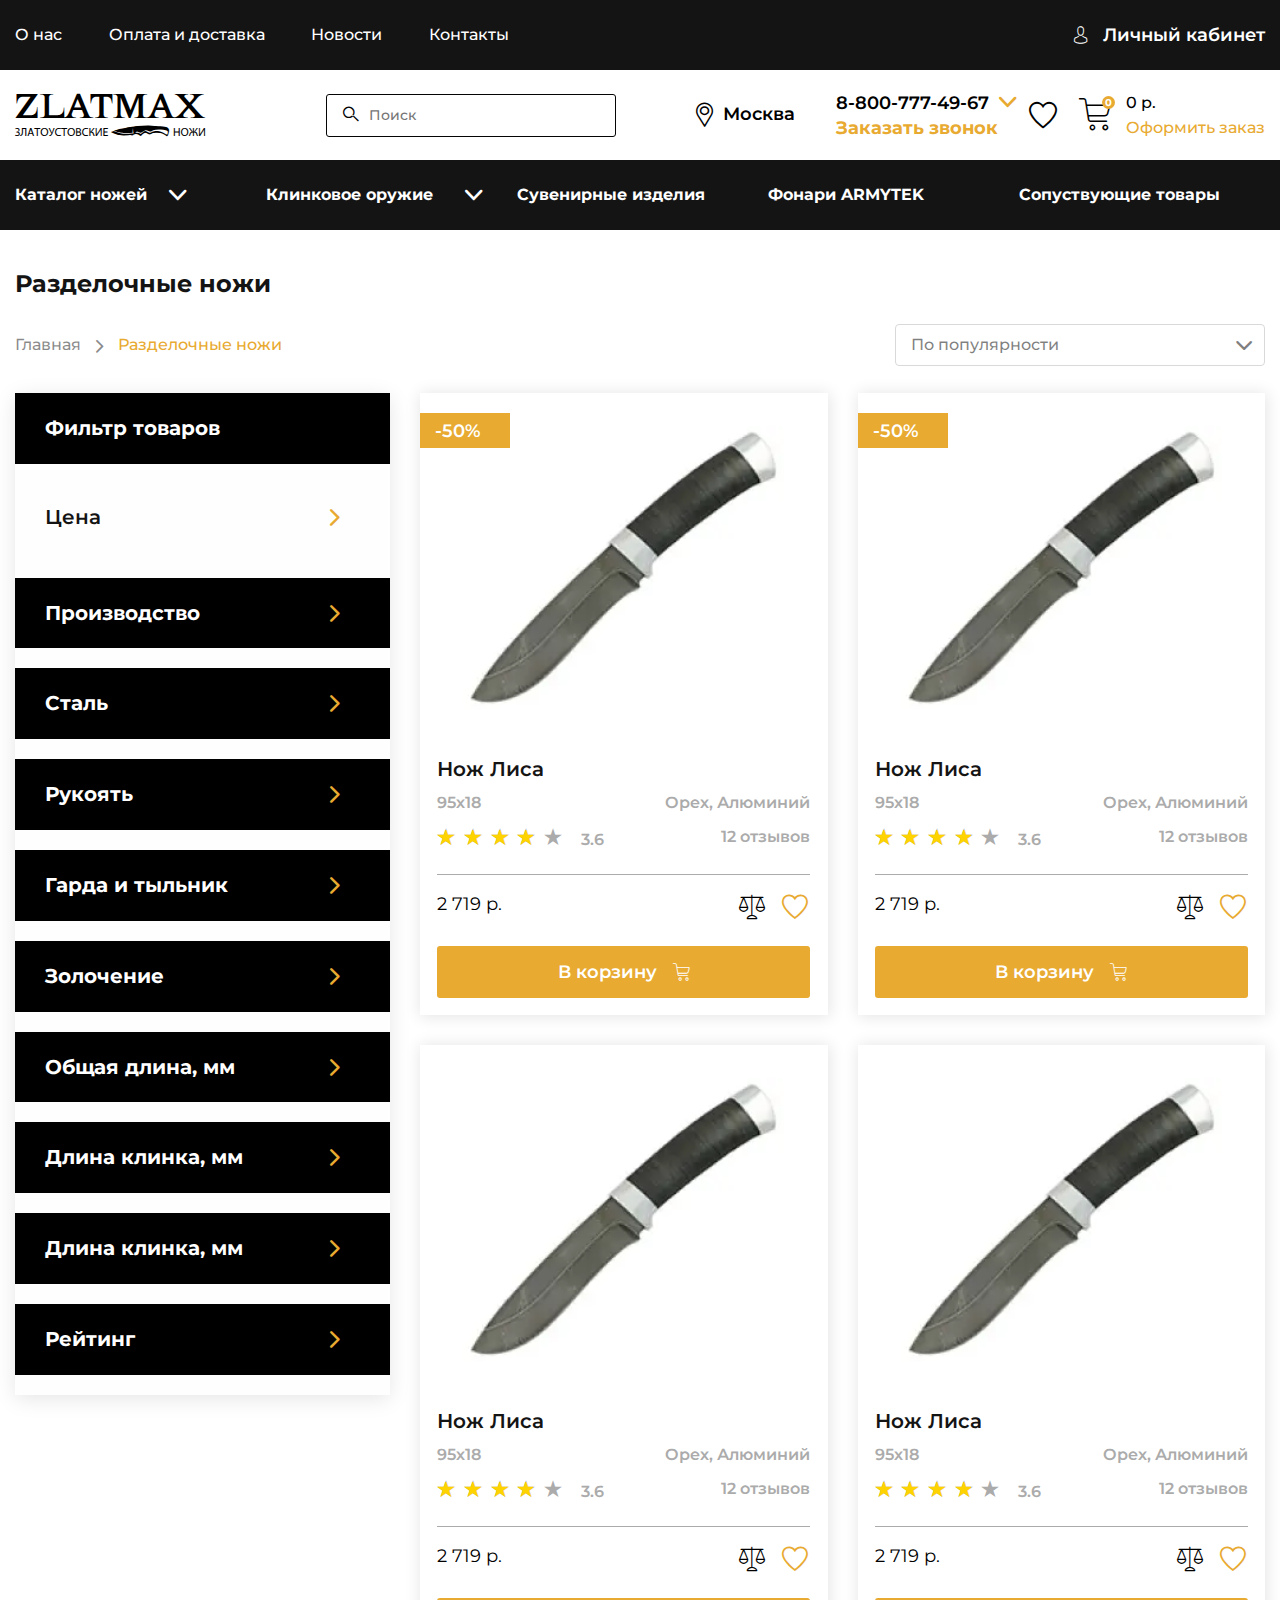
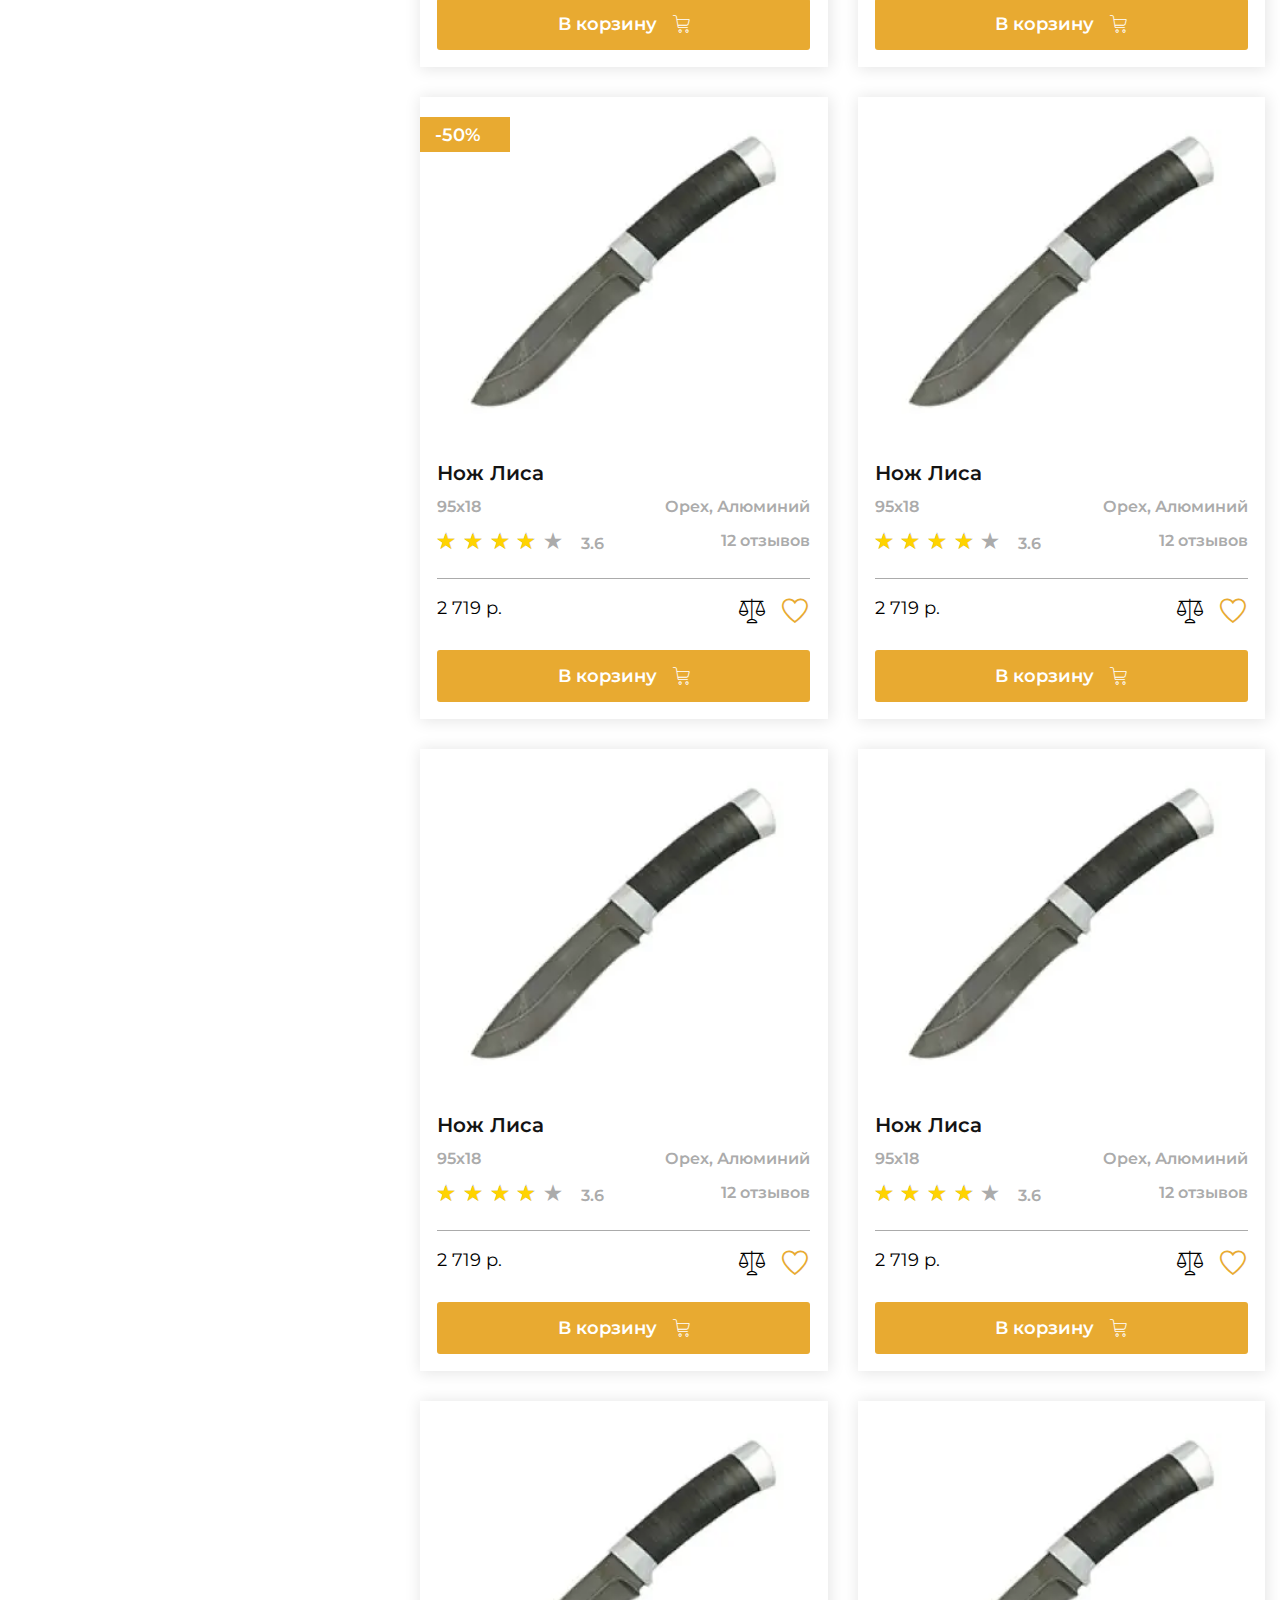
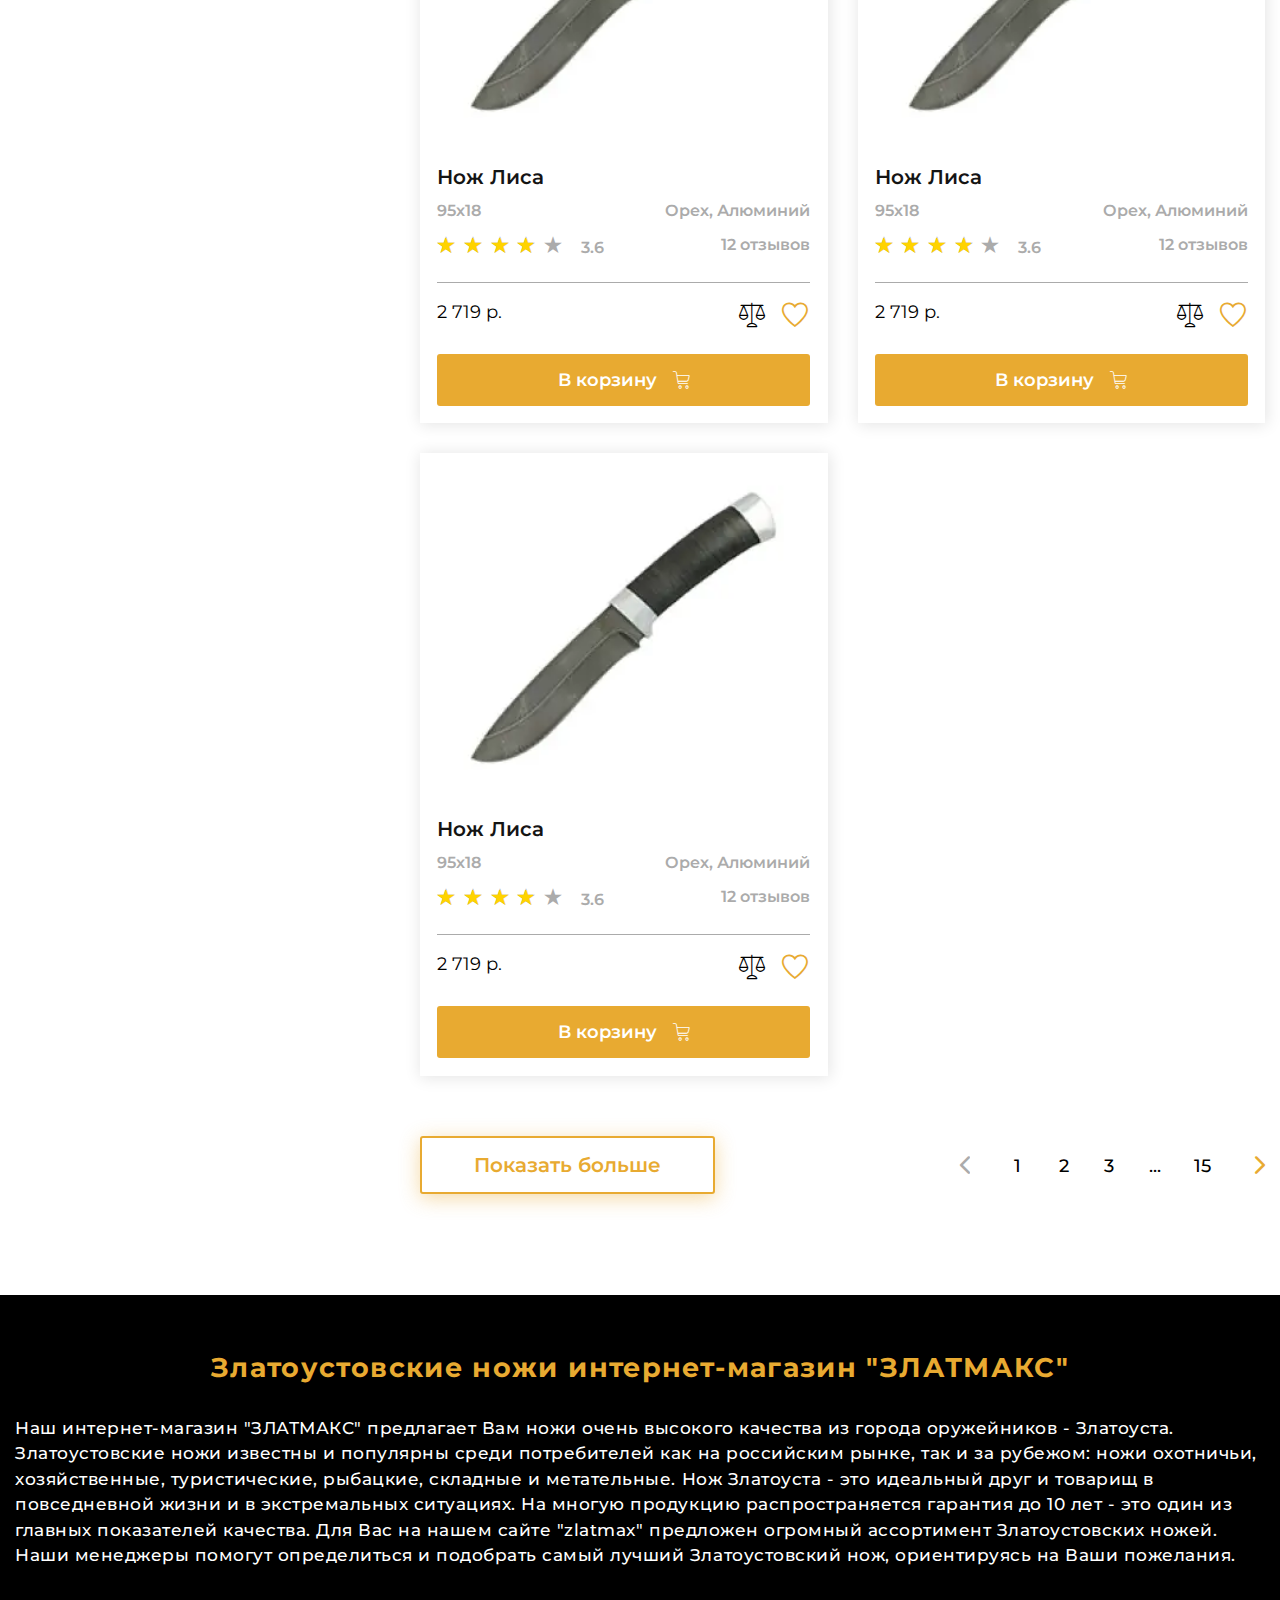
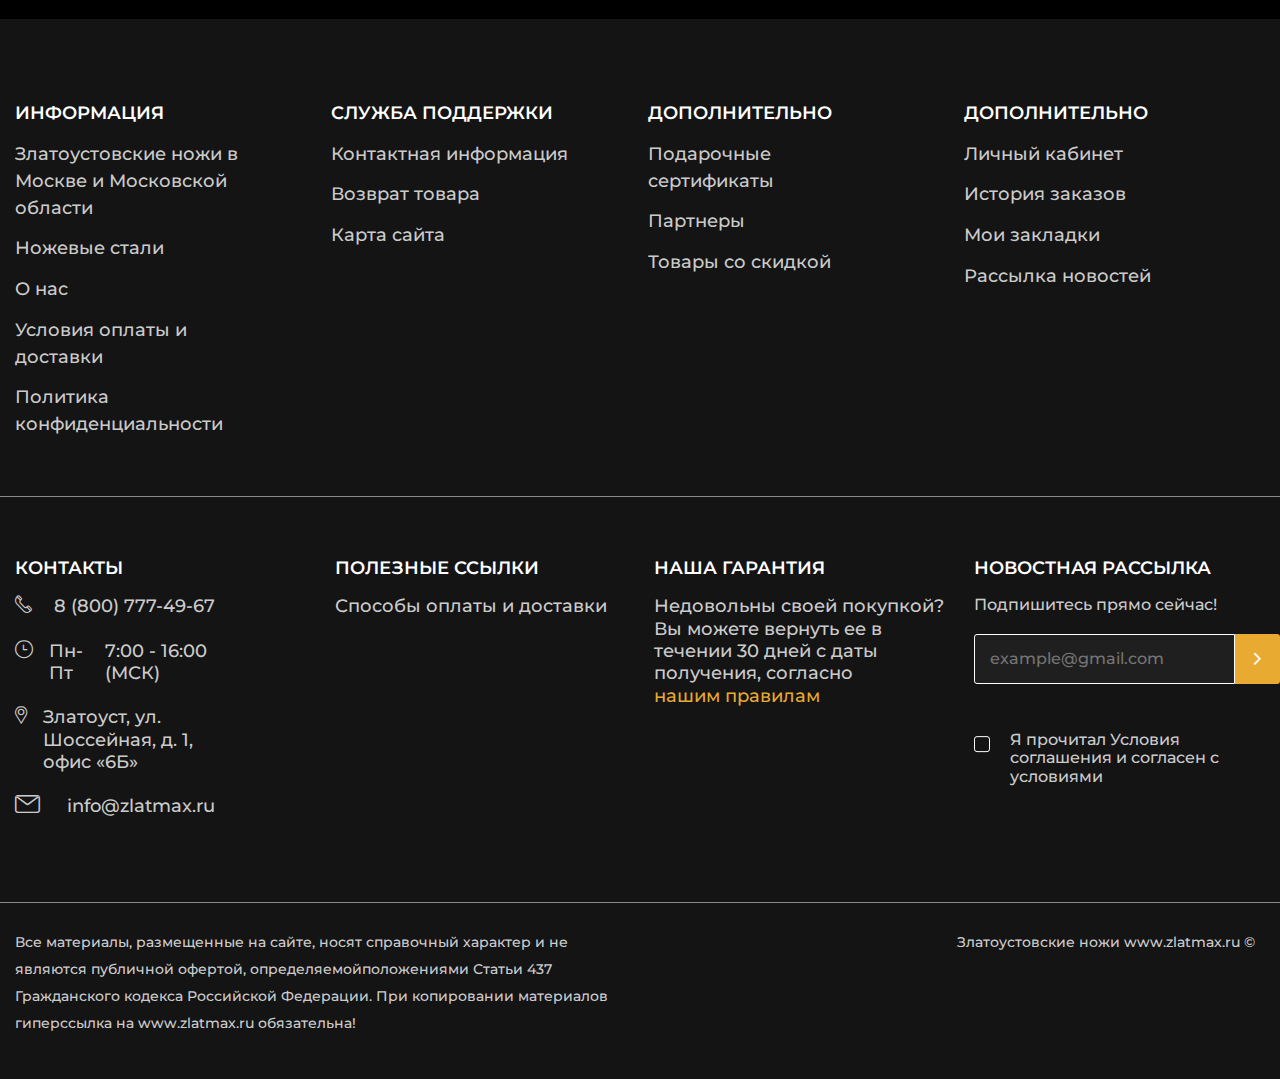
<file: filter.html>
<!DOCTYPE html>
<html lang="ru">

<head>
	<title>Фильтр товаров</title>
	<meta charset="UTF-8">
	<meta name="format-detection" content="telephone=no">
	<!-- <style>body{opacity: 0;}</style> -->
	<link rel="stylesheet" href="css/style.min.css?_v=20220607121339">
	<link rel="shortcut icon" href="favicon.ico">
	<!-- <meta name="robots" content="noindex, nofollow"> -->
	<meta name="viewport" content="width=device-width, initial-scale=1.0">
</head>

<body>
	<div class="wrapper">
		<header data-scroll="161" data-scroll-show="1000" class="header">
			<div class="header__page">
				<!--==first_block=========================================================================================-->
				<div class="first-block">
					<div class="first-block__container menu">
						<nav class="menu__body">
							<ul class="menu__list">
								<li class="menu__item"><a href="" class="menu__link">О нас</a></li>
								<li class="menu__item"><a href="" class="menu__link">Оплата и доставка</a></li>
								<li class="menu__item"><a href="" class="menu__link">Новости</a></li>
								<li class="menu__item"><a href="" class="menu__link">Контакты</a></li>
								<a href="tel:+8-800-777-49-67" class="menu__item menu__item_call _icon-call"></a>
							</ul>
						</nav>
						<a data-da=".menu__list, 1100" href="" class="menu__person _icon-person">Личный кабинет</a>
						<button type="button" class="menu__icon icon-menu"><span></span></button>
					</div>
				</div>
				<!--==second-block=========================================================================================-->
				<div class="second-block">
					<div class="second-block__container">
						<div class="second-block__rigt right-block">
							<a target="blank" href="" class="right-block__logo _icon-logo"></a>
							<form action="" class="right-block__form">
								<input class="right-block__input" type="text" placeholder="Поиск">
								<button class="right-block__search _icon-search"></button>
							</form>
						</div>
						<div class="second-block__left left-block">
							<a href="" class="left-block__item left-block__item_location _icon-location">Москва</a>
							<div class="left-block__item mobilei-leftblock">
								<a href="" class="mobilei-leftblock__number _icon-arrow">8-800-777-49-67</a>
								<a href="" class="mobilei-leftblock__order">Заказать звонок</a>
								<ul class="mobilei-leftblock__items">
									<li class="mobilei-leftblock__item"><a href="tel:+8-800-777-49-67">8-800-777-49-68</a></li>
									<li class="mobilei-leftblock__item"><a href="tel:+8-800-777-49-67">8-800-777-49-69</a></li>
									<li class="mobilei-leftblock__item"><a href="tel:+8-800-777-49-67">8-800-777-49-70</a></li>
									<li class="mobilei-leftblock__item"><a href="tel:+8-800-777-49-67">8-800-777-49-71</a></li>
								</ul>
							</div>
							<a data-da=".menu__list,1100" href="" class="left-block__item left-block__item_favorit _icon-favorit"></a>
							<div class="left-block__item cart-leftblock">
								<a data-da=".menu__list, 1100" href="" class="cart-leftblock__cart _icon-cart"><span>0</span></a>
								<div class="cart-leftblock__orders">
									<a href="" class="cart-leftblock__value">0 р.</a>
									<a href="" class="cart-leftblock__order">Оформить заказ</a>
								</div>
							</div>
						</div>
					</div>
				</div>
				<!--==last-block=========================================================================================-->
				<div class="last-block">
					<div class="last-block__container">
						<nav class="last-block__list list-lastBlock">
							<ul class="list-lastBlock__items">
								<li id="open-arrow-one" class="list-lastBlock__item list-lastBlock__item_arrow"><a id="open-list-one" class="_icon-arrow" href="#">Каталог
										ножей</a></li>
								<li id="open-arrow-two" class="list-lastBlock__item list-lastBlock__item_arrow"><a id="open-list-two" class="_icon-arrow" href="#">Клинковое
										оружие</a>
								</li>
								<li class="list-lastBlock__item"><a href="">Сувенирные изделия</a></li>
								<li class="list-lastBlock__item"><a href="">Фонари ARMYTEK</a></li>
								<li class="list-lastBlock__item"><a href="">Сопуствующие товары</a></li>
							</ul>
						</nav>
						<div id="open-underlist" class="last-block__under underList">
							<div class="underList__top top-underlist">
								<nav class="top-underlist__list">
									<ul class="top-underlist__items">
										<li class="top-underlist__item top-underlist__item_back _icon-arrow">назад</li>
										<li class="top-underlist__item"><a href="">Категория ножей</a></li>
										<li class="top-underlist__item"><a href="">Производство ножей</a></li>
										<li class="top-underlist__item"><a href="">Ножи по маркам стали</a></li>
										<li class="top-underlist__item"><a href="">Заточка и полировка ножей</a></li>
										<li class="top-underlist__item"><a href="">Ножевая мастерская</a></li>
									</ul>
								</nav>
							</div>
							<div class="underList__center center-underList">
								<nav class="center-underlist__List">
									<ul class="center-underlist__items">
										<li class="center-underlist__item"><a href="">Разделочные ножи</a></li>
										<li class="center-underlist__item"><a href="">Туристические ножи</a></li>
										<li class="center-underlist__item"><a href="">Ножи охотничьи</a></li>
										<li class="center-underlist__item"><a href="">Булатные ножи</a></li>
										<li class="center-underlist__item"><a href="">Ножи из дамаска</a></li>
										<li class="center-underlist__item"><a href="">Тактического назначения</a></li>
										<li class="center-underlist__item"><a href="">Метательные ножи</a></li>
										<li class="center-underlist__item"><a href="">Мачете и кукри</a></li>
										<li class="center-underlist__item"><a href="">Ножи кухонные</a></li>
									</ul>
									<ul class="center-underlist__items">
										<li class="center-underlist__item"><a href="">Ножи АИР</a></li>
										<li class="center-underlist__item"><a href="">Ножи ЗИК</a></li>
										<li class="center-underlist__item"><a href="">Ножи ЗЗОСС</a></li>
										<li class="center-underlist__item"><a href="">Ножи РОСоружие</a></li>
										<li class="center-underlist__item"><a href="">Ножи Оружейник</a></li>
										<li class="center-underlist__item"><a href="">Булат Сергея Баранова</a></li>
										<li class="center-underlist__item"><a href="">Булат Андрея Умерова</a></li>
										<li class="center-underlist__item"><a href="">Ножи Златко</a></li>
										<li class="center-underlist__item"><a href="">Ножи Стиль-М</a></li>
										<li class="center-underlist__item"><a href="">Оружейная компания</a></li>
									</ul>
									<ul class="center-underlist__items">
										<li class="center-underlist__item"><a href="">Ножи из стали 40х102С2М</a></li>
										<li class="center-underlist__item"><a href="">Ножи из стали 95х18</a></li>
										<li class="center-underlist__item"><a href="">Ножи из стали 100х13м</a></li>
										<li class="center-underlist__item"><a href="">Ножи из стали 110х18м-ШД</a></li>
										<li class="center-underlist__item"><a href="">Ножи из стали ЭИ-107 ТЦ</a></li>
										<li class="center-underlist__item"><a href="">Ножи из стали 50х14МФ</a></li>
										<li class="center-underlist__item"><a href="">Ножи из стали AUS-8</a></li>
										<li class="center-underlist__item"><a href="">Ножи из стали К340</a></li>
										<li class="center-underlist__item"><a href="">Ножи из стали M390</a></li>
										<li class="center-underlist__item"><a href="">Ножи из стали ЭП-766</a></li>
									</ul>
									<ul class="center-underlist__items">
										<li class="center-underlist__item"><a href="">Паста ГОИ</a></li>
										<li class="center-underlist__item"><a href="">Алмазная паста</a></li>
										<li class="center-underlist__item"><a href="">Бруски и камни для заточки</a></li>
										<li class="center-underlist__item"><a href="">Заточные системы</a></li>
									</ul>
									<ul class="center-underlist__items">
										<li class="center-underlist__item"><a href="">Ножевые клинки</a></li>
										<li class="center-underlist__item"><a href="">Заготовки для ножей</a></li>
										<li class="center-underlist__item"><a href="">Литье для ножей</a></li>
										<li class="center-underlist__item"><a href="">Материалы для рукоятей</a></li>
										<li class="center-underlist__item"><a href="">Уход за рукоятиями ножей</a></li>
									</ul>
								</nav>
							</div>
							<div class="underList__bottom bottom-underlist">
								<nav class="bottom-underlist__list">
									<ul class="bottom-underlist__items">
										<li class="bottom-underlist__item"><a href="">Смотреть все</a></li>
										<li class="bottom-underlist__item"><a href="">Смотреть все</a></li>
										<li class="bottom-underlist__item"><a href="">Смотреть все</a></li>
										<li class="bottom-underlist__item"><a href="">Смотреть все</a></li>
										<li class="bottom-underlist__item"><a href="">Смотреть все</a></li>
									</ul>
								</nav>
							</div>
						</div>
					</div>
				</div>
			</div>
		</header>
		<main class="page">
			<!--====breadCrumbs=======================================================================-->
			<div class="breadCrumbs">
				<section class="breadCrumbs__container">
					<h2 class="breadCrumbs__title">Разделочные ножи</h2>
					<div class="breadCrumbs__items itemsBreadCrumbs">
						<a href="#" class="itemsBreadCrumbs__item _icon-arrow-footer">Главная</a>
						<div class="itemsBreadCrumbs__item itemsBreadCrumbs__item_active">Разделочные ножи</div>
					</div>
					<div class="breadCrumbs__spoller spollerBreadCrumbs">
						<select name="form[]" class="form spollerBreadCrumbs__forms">
							<option value="1" selected>По популярности</option>
							<option value="2">По высокой цене</option>
							<option value="3">По низкой цене</option>
							<option value="4">По количеству купленных</option>
						</select>
					</div>
				</section>
			</div>
			<!--====filter=======================================================================-->
			<div class="contentFilter">
				<div class="contentFilter__container">
					<div class="contentFilter__filter filter">
						<div data-spollers="992" class="mainSpollerspoller">
							<div class="mainSpollerspoller__item">
								<button type="button" data-spoller class="mainSpollerspoller__title">Фильтр
									товаров</button>
								<div class="spollers__body">
									<div data-spollers class="filter__spollers spollerFilter">
										<div class="spollerFilter__item">
											<button type="button" data-spoller class="spollerFilter__title">Цена</button>
											<div class="spollerFilter__body">
												<form action="#" class="spollerFilter__form">
													<span>от</span>
													<input id="input-from" autocomplete="off" type="number" min="2000" max="5000" name="form[]" placeholder="2000" class="spollerFilter__input">
													<span>руб.</span><span>до</span>
													<input id="input-to" autocomplete="off" type="number" min="2000" max="5000" name="form[]" placeholder="5000" class="spollerFilter__input">
													<span>руб.</span>
												</form>
												<div id="range" class="spollerFilter__range"></div>
											</div>
										</div>
									</div>
									<div data-spollers class="produce-spollers filterSpoller">
										<div class="filterSpoller__item">
											<button type="button" data-spoller class="filterSpoller__title">Производство</button>
											<div class="filterSpoller__body">
												<div class="checkbox">
													<input id="c_1" data-error="Ошибка" class="checkbox__input" type="checkbox" value="1" name="form[]">
													<label for="c_1" class="checkbox__label"><span class="checkbox__text">АиР<small>(250)</small></span></label>
												</div>
												<div class="checkbox">
													<input id="c_2" data-error="Ошибка" class="checkbox__input" type="checkbox" value="1" name="form[]">
													<label for="c_2" class="checkbox__label"><span class="checkbox__text">Булат
															Сергея Баранова<small>(25)</small></span></label>
												</div>
												<div class="checkbox">
													<input id="c_3" data-error="Ошибка" class="checkbox__input" type="checkbox" value="1" name="form[]">
													<label for="c_3" class="checkbox__label"><span class="checkbox__text">Булат
															Умерова<small>(265)</small></span></label>
												</div>
												<div class="checkbox">
													<input id="c_4" data-error="Ошибка" class="checkbox__input" type="checkbox" value="1" name="form[]">
													<label for="c_4" class="checkbox__label"><span class="checkbox__text">ЗЗОСС<small>(18)</small></span></label>
												</div>
												<div class="checkbox">
													<input id="c_5" data-error="Ошибка" class="checkbox__input" type="checkbox" value="1" name="form[]">
													<label for="c_5" class="checkbox__label"><span class="checkbox__text">ЗИК<small>(170)</small></span></label>
												</div>
												<div class="checkbox">
													<input id="c_6" data-error="Ошибка" class="checkbox__input" type="checkbox" value="1" name="form[]">
													<label for="c_6" class="checkbox__label"><span class="checkbox__text">ЗЛАТКО<small>(170)</small></span></label>
												</div>
												<div class="checkbox">
													<input id="c_7" data-error="Ошибка" class="checkbox__input" type="checkbox" value="1" name="form[]">
													<label for="c_7" class="checkbox__label"><span class="checkbox__text">ЗлатПрофит<small>(170)</small></span></label>
												</div>
												<div class="checkbox">
													<input id="c_8" data-error="Ошибка" class="checkbox__input" type="checkbox" value="1" name="form[]">
													<label for="c_8" class="checkbox__label"><span class="checkbox__text">ЗОК<small>(170)</small></span></label>
												</div>
												<div class="checkbox">
													<input id="c_9" data-error="Ошибка" class="checkbox__input" type="checkbox" value="1" name="form[]">
													<label for="c_9" class="checkbox__label"><span class="checkbox__text">НБК<small>(170)</small></span></label>
												</div>
												<div class="checkbox">
													<input id="c_10" data-error="Ошибка" class="checkbox__input" type="checkbox" value="1" name="form[]">
													<label for="c_10" class="checkbox__label"><span class="checkbox__text">НИКОН<small>(170)</small></span></label>
												</div>
												<div class="checkbox">
													<input id="c_11" data-error="Ошибка" class="checkbox__input" type="checkbox" value="1" name="form[]">
													<label for="c_11" class="checkbox__label"><span class="checkbox__text">Оружейник<small>(170)</small></span></label>
												</div>
												<div class="checkbox">
													<input id="c_12" data-error="Ошибка" class="checkbox__input" type="checkbox" value="1" name="form[]">
													<label for="c_12" class="checkbox__label"><span class="checkbox__text">РОСоружие<small>(170)</small></span></label>
												</div>
												<div class="checkbox">
													<input id="c_13" data-error="Ошибка" class="checkbox__input" type="checkbox" value="1" name="form[]">
													<label for="c_13" class="checkbox__label"><span class="checkbox__text">СТИЛЬ-М<small>(170)</small></span></label>
												</div>
											</div>
										</div>
									</div>
									<div data-spollers class="steel-spollers filterSpoller">
										<div class="filterSpoller__item">
											<button type="button" data-spoller class="filterSpoller__title">Сталь</button>
											<div class="filterSpoller__body">
												<div class="checkbox">
													<input id="c_14" data-error="Ошибка" class="checkbox__input" type="checkbox" value="1" name="form[]">
													<label for="c_14" class="checkbox__label"><span class="checkbox__text">100Х13М<small>(250)</small></span></label>
												</div>
												<div class="checkbox">
													<input id="c_15" data-error="Ошибка" class="checkbox__input" type="checkbox" value="1" name="form[]">
													<label for="c_15" class="checkbox__label"><span class="checkbox__text">110Х18М-ШД<small>(25)</small></span></label>
												</div>
												<div class="checkbox">
													<input id="c_16" data-error="Ошибка" class="checkbox__input" type="checkbox" value="1" name="form[]">
													<label for="c_16" class="checkbox__label"><span class="checkbox__text">40Х10С2М
															(ЭИ-107)<small>(265)</small></span></label>
												</div>
												<div class="checkbox">
													<input id="c_17" data-error="Ошибка" class="checkbox__input" type="checkbox" value="1" name="form[]">
													<label for="c_17" class="checkbox__label"><span class="checkbox__text">50Х14МФ<small>(18)</small></span></label>
												</div>
												<div class="checkbox">
													<input id="c_18" data-error="Ошибка" class="checkbox__input" type="checkbox" value="1" name="form[]">
													<label for="c_18" class="checkbox__label"><span class="checkbox__text">95Х18<small>(170)</small></span></label>
												</div>
												<div class="checkbox">
													<input id="c_19" data-error="Ошибка" class="checkbox__input" type="checkbox" value="1" name="form[]">
													<label for="c_19" class="checkbox__label"><span class="checkbox__text">AUS-8<small>(170)</small></span></label>
												</div>
												<div class="checkbox">
													<input id="c_20" data-error="Ошибка" class="checkbox__input" type="checkbox" value="1" name="form[]">
													<label for="c_20" class="checkbox__label"><span class="checkbox__text">ELMAX<small>(170)</small></span></label>
												</div>
												<div class="checkbox">
													<input id="c_21" data-error="Ошибка" class="checkbox__input" type="checkbox" value="1" name="form[]">
													<label for="c_21" class="checkbox__label"><span class="checkbox__text">RWL-34<small>(170)</small></span></label>
												</div>
												<div class="checkbox">
													<input id="c_22" data-error="Ошибка" class="checkbox__input" type="checkbox" value="1" name="form[]">
													<label for="c_22" class="checkbox__label"><span class="checkbox__text">Дамаск<small>(170)</small></span></label>
												</div>
												<div class="checkbox">
													<input id="c_23" data-error="Ошибка" class="checkbox__input" type="checkbox" value="1" name="form[]">
													<label for="c_23" class="checkbox__label"><span class="checkbox__text">К340<small>(170)</small></span></label>
												</div>
												<div class="checkbox">
													<input id="c_24" data-error="Ошибка" class="checkbox__input" type="checkbox" value="1" name="form[]">
													<label for="c_24" class="checkbox__label"><span class="checkbox__text">Литой
															булат<small>(170)</small></span></label>
												</div>
												<div class="checkbox">
													<input id="c_25" data-error="Ошибка" class="checkbox__input" type="checkbox" value="1" name="form[]">
													<label for="c_25" class="checkbox__label"><span class="checkbox__text">Литой
															булат<small>(170)</small></span></label>
												</div>
												<div class="checkbox">
													<input id="c_26" data-error="Ошибка" class="checkbox__input" type="checkbox" value="1" name="form[]">
													<label for="c_26" class="checkbox__label"><span class="checkbox__text">Литой
															булат<small>(170)</small></span></label>
												</div>
												<div class="checkbox">
													<input id="c_27" data-error="Ошибка" class="checkbox__input" type="checkbox" value="1" name="form[]">
													<label for="c_27" class="checkbox__label"><span class="checkbox__text">М390<small>(170)</small></span></label>
												</div>
											</div>
										</div>
									</div>
									<div data-spollers class="handle-spollers filterSpoller">
										<div class="filterSpoller__item">
											<button type="button" data-spoller class="filterSpoller__title">Рукоять</button>
											<div class="filterSpoller__body">
												<div class="checkbox">
													<input id="c_38" data-error="Ошибка" class="checkbox__input" type="checkbox" value="1" name="form[]">
													<label for="c_38" class="checkbox__label"><span class="checkbox__text">Mercorne<small>(250)</small></span></label>
												</div>
												<div class="checkbox">
													<input id="c_28" data-error="Ошибка" class="checkbox__input" type="checkbox" value="1" name="form[]">
													<label for="c_28" class="checkbox__label"><span class="checkbox__text">Березовый
															кап<small>(25)</small></span></label>
												</div>
												<div class="checkbox">
													<input id="c_29" data-error="Ошибка" class="checkbox__input" type="checkbox" value="1" name="form[]">
													<label for="c_29" class="checkbox__label"><span class="checkbox__text">Бубинго<small>(265)</small></span></label>
												</div>
												<div class="checkbox">
													<input id="c_30" data-error="Ошибка" class="checkbox__input" type="checkbox" value="1" name="form[]">
													<label for="c_30" class="checkbox__label"><span class="checkbox__text">Граб<small>(18)</small></span></label>
												</div>
												<div class="checkbox">
													<input id="c_31" data-error="Ошибка" class="checkbox__input" type="checkbox" value="1" name="form[]">
													<label for="c_31" class="checkbox__label"><span class="checkbox__text">Дуб<small>(170)</small></span></label>
												</div>
												<div class="checkbox">
													<input id="c_32" data-error="Ошибка" class="checkbox__input" type="checkbox" value="1" name="form[]">
													<label for="c_32" class="checkbox__label"><span class="checkbox__text">Кап<small>(170)</small></span></label>
												</div>
												<div class="checkbox">
													<input id="c_33" data-error="Ошибка" class="checkbox__input" type="checkbox" value="1" name="form[]">
													<label for="c_33" class="checkbox__label"><span class="checkbox__text">Комбинированная<small>(170)</small></span></label>
												</div>
												<div class="checkbox">
													<input id="c_34" data-error="Ошибка" class="checkbox__input" type="checkbox" value="1" name="form[]">
													<label for="c_34" class="checkbox__label"><span class="checkbox__text">Каштан<small>(170)</small></span></label>
												</div>
												<div class="checkbox">
													<input id="c_35" data-error="Ошибка" class="checkbox__input" type="checkbox" value="1" name="form[]">
													<label for="c_35" class="checkbox__label"><span class="checkbox__text">Квартопрен<small>(170)</small></span></label>
												</div>
												<div class="checkbox">
													<input id="c_36" data-error="Ошибка" class="checkbox__input" type="checkbox" value="1" name="form[]">
													<label for="c_36" class="checkbox__label"><span class="checkbox__text">Кожа-Металл<small>(170)</small></span></label>
												</div>
												<div class="checkbox">
													<input id="c_37" data-error="Ошибка" class="checkbox__input" type="checkbox" value="1" name="form[]">
													<label for="c_37" class="checkbox__label"><span class="checkbox__text">Комбинированная<small>(170)</small></span></label>
												</div>
											</div>
										</div>
									</div>
									<div data-spollers class="materials-spollers filterSpoller">
										<div class="filterSpoller__item">
											<button type="button" data-spoller class="filterSpoller__title">Гарда и
												тыльник</button>
											<div class="filterSpoller__body">
												<div class="checkbox">
													<input id="c_39" data-error="Ошибка" class="checkbox__input" type="checkbox" value="1" name="form[]">
													<label for="c_39" class="checkbox__label"><span class="checkbox__text">Алюминий<small>(250)</small></span></label>
												</div>
												<div class="checkbox">
													<input id="c_40" data-error="Ошибка" class="checkbox__input" type="checkbox" value="1" name="form[]">
													<label for="c_40" class="checkbox__label"><span class="checkbox__text">Латунь<small>(25)</small></span></label>
												</div>
												<div class="checkbox">
													<input id="c_41" data-error="Ошибка" class="checkbox__input" type="checkbox" value="1" name="form[]">
													<label for="c_41" class="checkbox__label"><span class="checkbox__text">Литой
															Барс<small>(265)</small></span></label>
												</div>
												<div class="checkbox">
													<input id="c_42" data-error="Ошибка" class="checkbox__input" type="checkbox" value="1" name="form[]">
													<label for="c_42" class="checkbox__label"><span class="checkbox__text">Литой
															Барс<small>(18)</small></span></label>
												</div>
												<div class="checkbox">
													<input id="c_43" data-error="Ошибка" class="checkbox__input" type="checkbox" value="1" name="form[]">
													<label for="c_43" class="checkbox__label"><span class="checkbox__text">Литой
															Пума<small>(170)</small></span></label>
												</div>
												<div class="checkbox">
													<input id="c_44" data-error="Ошибка" class="checkbox__input" type="checkbox" value="1" name="form[]">
													<label for="c_44" class="checkbox__label"><span class="checkbox__text">Литой
															Пума<small>(170)</small></span></label>
												</div>
												<div class="checkbox">
													<input id="c_45" data-error="Ошибка" class="checkbox__input" type="checkbox" value="1" name="form[]">
													<label for="c_45" class="checkbox__label"><span class="checkbox__text">Литье<small>(170)</small></span></label>
												</div>
												<div class="checkbox">
													<input id="c_46" data-error="Ошибка" class="checkbox__input" type="checkbox" value="1" name="form[]">
													<label for="c_46" class="checkbox__label"><span class="checkbox__text">Металлический<small>(170)</small></span></label>
												</div>
												<div class="checkbox">
													<input id="c_47" data-error="Ошибка" class="checkbox__input" type="checkbox" value="1" name="form[]">
													<label for="c_47" class="checkbox__label"><span class="checkbox__text">Граб<small>(18)</small></span></label>
												</div>
												<div class="checkbox">
													<input id="c_48" data-error="Ошибка" class="checkbox__input" type="checkbox" value="1" name="form[]">
													<label for="c_48" class="checkbox__label"><span class="checkbox__text">Нержавеющая
															сталь<small>(170)</small></span></label>
												</div>
												<div class="checkbox">
													<input id="c_50" data-error="Ошибка" class="checkbox__input" type="checkbox" value="1" name="form[]">
													<label for="c_50" class="checkbox__label"><span class="checkbox__text">Текстолит<small>(170)</small></span></label>
												</div>
												<div class="checkbox">
													<input id="c_51" data-error="Ошибка" class="checkbox__input" type="checkbox" value="1" name="form[]">
													<label for="c_51" class="checkbox__label"><span class="checkbox__text">Комбинированная<small>(170)</small></span></label>
												</div>
											</div>
										</div>
									</div>
									<div data-spollers class="golds-spollers filterSpoller">
										<div class="filterSpoller__item">
											<button type="button" data-spoller class="filterSpoller__title">Золочение</button>
											<div class="filterSpoller__body">
												<div class="checkbox">
													<input id="c_52" data-error="Ошибка" class="checkbox__input" type="checkbox" value="1" name="form[]">
													<label for="c_52" class="checkbox__label"><span class="checkbox__text">Золочение
															клинка</span></label>
												</div>
												<div class="checkbox">
													<input id="c_53" data-error="Ошибка" class="checkbox__input" type="checkbox" value="1" name="form[]">
													<label for="c_53" class="checkbox__label"><span class="checkbox__text">Золочение
															рисунка на клинке</span></label>
												</div>
											</div>
										</div>
									</div>
									<div data-spollers class="lenght-spollers filterSpoller">
										<div class="filterSpoller__item">
											<button type="button" data-spoller class="filterSpoller__title">Общая длина,
												мм</button>
											<div class="filterSpoller__body filterSpoller__body_range">
												<form action="#" class="spollerFilter__form">
													<span>от</span>
													<input id="input_from" autocomplete="off" type="number" min="90" max="100" name="form[]" placeholder="90" class="spollerFilter__input">
													<span>до</span>
													<input id="input_to" autocomplete="off" type="number" min="90" max="100" name="form[]" placeholder="100" class="spollerFilter__input">
												</form>
												<div id="rangeLenght" class="spollerFilter__range"></div>
											</div>
										</div>
									</div>
									<div data-spollers class="width-spollers filterSpoller">
										<div class="filterSpoller__item">
											<button type="button" data-spoller class="filterSpoller__title">Длина
												клинка,
												мм</button>
											<div class="filterSpoller__body filterSpoller__body_range">
												<form action="#" class="spollerFilter__form">
													<span>от</span>
													<input id="inputFrom" autocomplete="off" type="number" min="90" max="100" name="form[]" placeholder="90" class="spollerFilter__input">
													<span>до</span>
													<input id="inputTo" autocomplete="off" type="number" min="90" max="100" name="form[]" placeholder="100" class="spollerFilter__input">
												</form>
												<div id="rangeWidth" class="spollerFilter__range"></div>
											</div>
										</div>
									</div>
									<div data-spollers class="widthBlade-spollers filterSpoller">
										<div class="filterSpoller__item">
											<button type="button" data-spoller class="filterSpoller__title">Длина
												клинка,
												мм</button>
											<div class="filterSpoller__body filterSpoller__body_range">
												<form action="#" class="spollerFilter__form">
													<span>от</span>
													<input id="inputfrom" autocomplete="off" type="number" min="90" max="100" name="form[]" placeholder="90" class="spollerFilter__input">
													<span>до</span>
													<input id="inputto" autocomplete="off" type="number" min="90" max="100" name="form[]" placeholder="100" class="spollerFilter__input">
												</form>
												<div id="rangeWidthBlade" class="spollerFilter__range"></div>
											</div>
										</div>
									</div>
									<div data-spollers class="raiting-spollers filterSpoller">
										<div class="filterSpoller__item">
											<button type="button" data-spoller class="filterSpoller__title">Рейтинг</button>
											<div class="filterSpoller__body">
												<div class="checkbox">
													<input id="c_54" data-error="Ошибка" class="checkbox__input" type="checkbox" value="1" name="form[]">
													<label for="c_54" class="checkbox__label"><span class="checkbox__text checkbox__text_raiting">★★★★★<small>5/5</small></span></label>
												</div>
												<div class="checkbox">
													<input id="c_55" data-error="Ошибка" class="checkbox__input" type="checkbox" value="1" name="form[]">
													<label for="c_55" class="checkbox__label"><span class="checkbox__text checkbox__text_raiting">★★★★<small>4/5</small></span></label>
												</div>
												<div class="checkbox">
													<input id="c_56" data-error="Ошибка" class="checkbox__input" type="checkbox" value="1" name="form[]">
													<label for="c_56" class="checkbox__label"><span class="checkbox__text checkbox__text_raiting">★★★<small>3/5</small></span></label>
												</div>
												<div class="checkbox">
													<input id="c_57" data-error="Ошибка" class="checkbox__input" type="checkbox" value="1" name="form[]">
													<label for="c_57" class="checkbox__label"><span class="checkbox__text checkbox__text_raiting">★★<small>2/5</small></span></label>
												</div>
												<div class="checkbox">
													<input id="c_58" data-error="Ошибка" class="checkbox__input" type="checkbox" value="1" name="form[]">
													<label for="c_58" class="checkbox__label"><span class="checkbox__text checkbox__text_raiting">★<small>1/5</small></span></label>
												</div>
											</div>
										</div>
									</div>
								</div>
							</div>
						</div>

					</div>
					<div class="contentFilter__body">
						<div class="contentFilter__goods goods">
							<div class="cardSlider__slide swiper-slide card-slide cardSlider__slide_discount">
								<a href="#" class="card-slide__img-ibg_contain">
									<picture><source srcset="img/cardSlider/01.webp" type="image/webp"><img src="img/cardSlider/01.png" alt=""></picture>
								</a>
								<div class="card-slide__info">
									<h3 class="card-slide__title">Нож Лиса</h3>
									<div class="card-slide__raiting raitong-card">
										<div class="raitong-card__size">95х18</div>
										<div class="raitong-card__materials">Орех, Алюминий</div>
										<div class="raitong-card__stras">
											<div class="rating rating_set">
												<div class="rating__body">
													<div class="rating__active"></div>
													<div class="rating__items">
														<input type="radio" class="rating__item" value="1" name="rating">
														<input type="radio" class="rating__item" value="2" name="rating">
														<input type="radio" class="rating__item" value="3" name="rating">
														<input type="radio" class="rating__item" value="4" name="rating">
														<input type="radio" class="rating__item" value="5" name="rating">
													</div>
												</div>
												<div class="rating__value">3.6</div>
											</div>
										</div>
										<div class="raitong-card__feedBack">12 отзывов</div>
									</div>
									<div class="card-slide__price price-card">
										<div class="price-card__price">2 719 р.</div>
										<a href="" class="price-card__compare _icon-campare"></a>
										<a href="" class="price-card__favorit _icon-favorit"></a>
									</div>
									<button type="button" class="card-slide__button _icon-cart">В корзину</button>
								</div>
							</div>
							<div class="cardSlider__slide swiper-slide card-slide cardSlider__slide_discount">
								<a href="#" class="card-slide__img-ibg_contain">
									<picture><source srcset="img/cardSlider/01.webp" type="image/webp"><img src="img/cardSlider/01.png" alt=""></picture>
								</a>
								<div class="card-slide__info">
									<h3 class="card-slide__title">Нож Лиса</h3>
									<div class="card-slide__raiting raitong-card">
										<div class="raitong-card__size">95х18</div>
										<div class="raitong-card__materials">Орех, Алюминий</div>
										<div class="raitong-card__stras">
											<div class="rating rating_set">
												<div class="rating__body">
													<div class="rating__active"></div>
													<div class="rating__items">
														<input type="radio" class="rating__item" value="1" name="rating">
														<input type="radio" class="rating__item" value="2" name="rating">
														<input type="radio" class="rating__item" value="3" name="rating">
														<input type="radio" class="rating__item" value="4" name="rating">
														<input type="radio" class="rating__item" value="5" name="rating">
													</div>
												</div>
												<div class="rating__value">3.6</div>
											</div>
										</div>
										<div class="raitong-card__feedBack">12 отзывов</div>
									</div>
									<div class="card-slide__price price-card">
										<div class="price-card__price">2 719 р.</div>
										<a href="" class="price-card__compare _icon-campare"></a>
										<a href="" class="price-card__favorit _icon-favorit"></a>
									</div>
									<button type="button" class="card-slide__button _icon-cart">В корзину</button>
								</div>
							</div>
							<div class="cardSlider__slide swiper-slide card-slide">
								<a href="#" class="card-slide__img-ibg_contain">
									<picture><source srcset="img/cardSlider/01.webp" type="image/webp"><img src="img/cardSlider/01.png" alt=""></picture>
								</a>
								<div class="card-slide__info">
									<h3 class="card-slide__title">Нож Лиса</h3>
									<div class="card-slide__raiting raitong-card">
										<div class="raitong-card__size">95х18</div>
										<div class="raitong-card__materials">Орех, Алюминий</div>
										<div class="raitong-card__stras">
											<div class="rating rating_set">
												<div class="rating__body">
													<div class="rating__active"></div>
													<div class="rating__items">
														<input type="radio" class="rating__item" value="1" name="rating">
														<input type="radio" class="rating__item" value="2" name="rating">
														<input type="radio" class="rating__item" value="3" name="rating">
														<input type="radio" class="rating__item" value="4" name="rating">
														<input type="radio" class="rating__item" value="5" name="rating">
													</div>
												</div>
												<div class="rating__value">3.6</div>
											</div>
										</div>
										<div class="raitong-card__feedBack">12 отзывов</div>
									</div>
									<div class="card-slide__price price-card">
										<div class="price-card__price">2 719 р.</div>
										<a href="" class="price-card__compare _icon-campare"></a>
										<a href="" class="price-card__favorit _icon-favorit"></a>
									</div>
									<button type="button" class="card-slide__button _icon-cart">В корзину</button>
								</div>
							</div>
							<div class="cardSlider__slide swiper-slide card-slide">
								<a href="#" class="card-slide__img-ibg_contain">
									<picture><source srcset="img/cardSlider/01.webp" type="image/webp"><img src="img/cardSlider/01.png" alt=""></picture>
								</a>
								<div class="card-slide__info">
									<h3 class="card-slide__title">Нож Лиса</h3>
									<div class="card-slide__raiting raitong-card">
										<div class="raitong-card__size">95х18</div>
										<div class="raitong-card__materials">Орех, Алюминий</div>
										<div class="raitong-card__stras">
											<div class="rating rating_set">
												<div class="rating__body">
													<div class="rating__active"></div>
													<div class="rating__items">
														<input type="radio" class="rating__item" value="1" name="rating">
														<input type="radio" class="rating__item" value="2" name="rating">
														<input type="radio" class="rating__item" value="3" name="rating">
														<input type="radio" class="rating__item" value="4" name="rating">
														<input type="radio" class="rating__item" value="5" name="rating">
													</div>
												</div>
												<div class="rating__value">3.6</div>
											</div>
										</div>
										<div class="raitong-card__feedBack">12 отзывов</div>
									</div>
									<div class="card-slide__price price-card">
										<div class="price-card__price">2 719 р.</div>
										<a href="" class="price-card__compare _icon-campare"></a>
										<a href="" class="price-card__favorit _icon-favorit"></a>
									</div>
									<button type="button" class="card-slide__button _icon-cart">В корзину</button>
								</div>
							</div>
							<div class="cardSlider__slide swiper-slide card-slide cardSlider__slide_discount">
								<a href="#" class="card-slide__img-ibg_contain">
									<picture><source srcset="img/cardSlider/01.webp" type="image/webp"><img src="img/cardSlider/01.png" alt=""></picture>
								</a>
								<div class="card-slide__info">
									<h3 class="card-slide__title">Нож Лиса</h3>
									<div class="card-slide__raiting raitong-card">
										<div class="raitong-card__size">95х18</div>
										<div class="raitong-card__materials">Орех, Алюминий</div>
										<div class="raitong-card__stras">
											<div class="rating rating_set">
												<div class="rating__body">
													<div class="rating__active"></div>
													<div class="rating__items">
														<input type="radio" class="rating__item" value="1" name="rating">
														<input type="radio" class="rating__item" value="2" name="rating">
														<input type="radio" class="rating__item" value="3" name="rating">
														<input type="radio" class="rating__item" value="4" name="rating">
														<input type="radio" class="rating__item" value="5" name="rating">
													</div>
												</div>
												<div class="rating__value">3.6</div>
											</div>
										</div>
										<div class="raitong-card__feedBack">12 отзывов</div>
									</div>
									<div class="card-slide__price price-card">
										<div class="price-card__price">2 719 р.</div>
										<a href="" class="price-card__compare _icon-campare"></a>
										<a href="" class="price-card__favorit _icon-favorit"></a>
									</div>
									<button type="button" class="card-slide__button _icon-cart">В корзину</button>
								</div>
							</div>
							<div class="cardSlider__slide swiper-slide card-slide">
								<a href="#" class="card-slide__img-ibg_contain">
									<picture><source srcset="img/cardSlider/01.webp" type="image/webp"><img src="img/cardSlider/01.png" alt=""></picture>
								</a>
								<div class="card-slide__info">
									<h3 class="card-slide__title">Нож Лиса</h3>
									<div class="card-slide__raiting raitong-card">
										<div class="raitong-card__size">95х18</div>
										<div class="raitong-card__materials">Орех, Алюминий</div>
										<div class="raitong-card__stras">
											<div class="rating rating_set">
												<div class="rating__body">
													<div class="rating__active"></div>
													<div class="rating__items">
														<input type="radio" class="rating__item" value="1" name="rating">
														<input type="radio" class="rating__item" value="2" name="rating">
														<input type="radio" class="rating__item" value="3" name="rating">
														<input type="radio" class="rating__item" value="4" name="rating">
														<input type="radio" class="rating__item" value="5" name="rating">
													</div>
												</div>
												<div class="rating__value">3.6</div>
											</div>
										</div>
										<div class="raitong-card__feedBack">12 отзывов</div>
									</div>
									<div class="card-slide__price price-card">
										<div class="price-card__price">2 719 р.</div>
										<a href="" class="price-card__compare _icon-campare"></a>
										<a href="" class="price-card__favorit _icon-favorit"></a>
									</div>
									<button type="button" class="card-slide__button _icon-cart">В корзину</button>
								</div>
							</div>
							<div class="cardSlider__slide swiper-slide card-slide">
								<a href="#" class="card-slide__img-ibg_contain">
									<picture><source srcset="img/cardSlider/01.webp" type="image/webp"><img src="img/cardSlider/01.png" alt=""></picture>
								</a>
								<div class="card-slide__info">
									<h3 class="card-slide__title">Нож Лиса</h3>
									<div class="card-slide__raiting raitong-card">
										<div class="raitong-card__size">95х18</div>
										<div class="raitong-card__materials">Орех, Алюминий</div>
										<div class="raitong-card__stras">
											<div class="rating rating_set">
												<div class="rating__body">
													<div class="rating__active"></div>
													<div class="rating__items">
														<input type="radio" class="rating__item" value="1" name="rating">
														<input type="radio" class="rating__item" value="2" name="rating">
														<input type="radio" class="rating__item" value="3" name="rating">
														<input type="radio" class="rating__item" value="4" name="rating">
														<input type="radio" class="rating__item" value="5" name="rating">
													</div>
												</div>
												<div class="rating__value">3.6</div>
											</div>
										</div>
										<div class="raitong-card__feedBack">12 отзывов</div>
									</div>
									<div class="card-slide__price price-card">
										<div class="price-card__price">2 719 р.</div>
										<a href="" class="price-card__compare _icon-campare"></a>
										<a href="" class="price-card__favorit _icon-favorit"></a>
									</div>
									<button type="button" class="card-slide__button _icon-cart">В корзину</button>
								</div>
							</div>
							<div class="cardSlider__slide swiper-slide card-slide">
								<a href="#" class="card-slide__img-ibg_contain">
									<picture><source srcset="img/cardSlider/01.webp" type="image/webp"><img src="img/cardSlider/01.png" alt=""></picture>
								</a>
								<div class="card-slide__info">
									<h3 class="card-slide__title">Нож Лиса</h3>
									<div class="card-slide__raiting raitong-card">
										<div class="raitong-card__size">95х18</div>
										<div class="raitong-card__materials">Орех, Алюминий</div>
										<div class="raitong-card__stras">
											<div class="rating rating_set">
												<div class="rating__body">
													<div class="rating__active"></div>
													<div class="rating__items">
														<input type="radio" class="rating__item" value="1" name="rating">
														<input type="radio" class="rating__item" value="2" name="rating">
														<input type="radio" class="rating__item" value="3" name="rating">
														<input type="radio" class="rating__item" value="4" name="rating">
														<input type="radio" class="rating__item" value="5" name="rating">
													</div>
												</div>
												<div class="rating__value">3.6</div>
											</div>
										</div>
										<div class="raitong-card__feedBack">12 отзывов</div>
									</div>
									<div class="card-slide__price price-card">
										<div class="price-card__price">2 719 р.</div>
										<a href="" class="price-card__compare _icon-campare"></a>
										<a href="" class="price-card__favorit _icon-favorit"></a>
									</div>
									<button type="button" class="card-slide__button _icon-cart">В корзину</button>
								</div>
							</div>
							<div class="cardSlider__slide swiper-slide card-slide">
								<a href="#" class="card-slide__img-ibg_contain">
									<picture><source srcset="img/cardSlider/01.webp" type="image/webp"><img src="img/cardSlider/01.png" alt=""></picture>
								</a>
								<div class="card-slide__info">
									<h3 class="card-slide__title">Нож Лиса</h3>
									<div class="card-slide__raiting raitong-card">
										<div class="raitong-card__size">95х18</div>
										<div class="raitong-card__materials">Орех, Алюминий</div>
										<div class="raitong-card__stras">
											<div class="rating rating_set">
												<div class="rating__body">
													<div class="rating__active"></div>
													<div class="rating__items">
														<input type="radio" class="rating__item" value="1" name="rating">
														<input type="radio" class="rating__item" value="2" name="rating">
														<input type="radio" class="rating__item" value="3" name="rating">
														<input type="radio" class="rating__item" value="4" name="rating">
														<input type="radio" class="rating__item" value="5" name="rating">
													</div>
												</div>
												<div class="rating__value">3.6</div>
											</div>
										</div>
										<div class="raitong-card__feedBack">12 отзывов</div>
									</div>
									<div class="card-slide__price price-card">
										<div class="price-card__price">2 719 р.</div>
										<a href="" class="price-card__compare _icon-campare"></a>
										<a href="" class="price-card__favorit _icon-favorit"></a>
									</div>
									<button type="button" class="card-slide__button _icon-cart">В корзину</button>
								</div>
							</div>
							<div class="cardSlider__slide swiper-slide card-slide">
								<a href="#" class="card-slide__img-ibg_contain">
									<picture><source srcset="img/cardSlider/01.webp" type="image/webp"><img src="img/cardSlider/01.png" alt=""></picture>
								</a>
								<div class="card-slide__info">
									<h3 class="card-slide__title">Нож Лиса</h3>
									<div class="card-slide__raiting raitong-card">
										<div class="raitong-card__size">95х18</div>
										<div class="raitong-card__materials">Орех, Алюминий</div>
										<div class="raitong-card__stras">
											<div class="rating rating_set">
												<div class="rating__body">
													<div class="rating__active"></div>
													<div class="rating__items">
														<input type="radio" class="rating__item" value="1" name="rating">
														<input type="radio" class="rating__item" value="2" name="rating">
														<input type="radio" class="rating__item" value="3" name="rating">
														<input type="radio" class="rating__item" value="4" name="rating">
														<input type="radio" class="rating__item" value="5" name="rating">
													</div>
												</div>
												<div class="rating__value">3.6</div>
											</div>
										</div>
										<div class="raitong-card__feedBack">12 отзывов</div>
									</div>
									<div class="card-slide__price price-card">
										<div class="price-card__price">2 719 р.</div>
										<a href="" class="price-card__compare _icon-campare"></a>
										<a href="" class="price-card__favorit _icon-favorit"></a>
									</div>
									<button type="button" class="card-slide__button _icon-cart">В корзину</button>
								</div>
							</div>
							<div class="cardSlider__slide swiper-slide card-slide">
								<a href="#" class="card-slide__img-ibg_contain">
									<picture><source srcset="img/cardSlider/01.webp" type="image/webp"><img src="img/cardSlider/01.png" alt=""></picture>
								</a>
								<div class="card-slide__info">
									<h3 class="card-slide__title">Нож Лиса</h3>
									<div class="card-slide__raiting raitong-card">
										<div class="raitong-card__size">95х18</div>
										<div class="raitong-card__materials">Орех, Алюминий</div>
										<div class="raitong-card__stras">
											<div class="rating rating_set">
												<div class="rating__body">
													<div class="rating__active"></div>
													<div class="rating__items">
														<input type="radio" class="rating__item" value="1" name="rating">
														<input type="radio" class="rating__item" value="2" name="rating">
														<input type="radio" class="rating__item" value="3" name="rating">
														<input type="radio" class="rating__item" value="4" name="rating">
														<input type="radio" class="rating__item" value="5" name="rating">
													</div>
												</div>
												<div class="rating__value">3.6</div>
											</div>
										</div>
										<div class="raitong-card__feedBack">12 отзывов</div>
									</div>
									<div class="card-slide__price price-card">
										<div class="price-card__price">2 719 р.</div>
										<a href="" class="price-card__compare _icon-campare"></a>
										<a href="" class="price-card__favorit _icon-favorit"></a>
									</div>
									<button type="button" class="card-slide__button _icon-cart">В корзину</button>
								</div>
							</div>
						</div>
						<div class="contentFilter__bottom bottomFilter">
							<button class="bottomFilter__button buttonStyle buttonStyle_filter">Показать больше</button>
							<div class="bottomFilter__pages pagesFilter">
								<button disabled class="pagesFilter__button _icon-arrow-footer"></button>
								<nav class="pagesFilter__nav">
									<ul class="pagesFilter__list">
										<li class="pagesFilter__item pagesFilter__item_1"><a href="" class="pagesFilter__link">1</a></li>
										<li class="pagesFilter__item pagesFilter__item_2"><a href="" class="pagesFilter__link">2</a></li>
										<li class="pagesFilter__item pagesFilter__item_3"><a href="" class="pagesFilter__link">3</a></li>
										<li class="pagesFilter__item pagesFilter__item_4"><a href="" class="pagesFilter__link">...</a></li>
										<li class="pagesFilter__item pagesFilter__item_5"><a href="" class="pagesFilter__link">15</a></li>
									</ul>
								</nav>
								<button class="pagesFilter__button _icon-arrow-footer"></button>
							</div>
						</div>
					</div>
				</div>
			</div>
		</main>
		<footer class="footer">
			<!--==describtion======================================================================================-->
			<section class="describtion">
				<div class="describtion__container">
					<h2 class="describtion__title">Златоустовские ножи интернет-магазин "ЗЛАТМАКС"</h2>
					<div class="describtion__text">Наш интернет-магазин "ЗЛАТМАКС" предлагает Вам ножи очень высокого качества
						из города оружейников - Златоуста. Златоустовские ножи известны и популярны среди потребителей как на
						российским рынке, так и за рубежом: ножи охотничьи, хозяйственные, туристические, рыбацкие, складные и
						метательные. Нож Златоуста - это идеальный друг и товарищ в повседневной жизни и в экстремальных
						ситуациях. На многую продукцию распространяется гарантия до 10 лет - это один из главных показателей
						качества. Для Вас на нашем сайте "zlatmax" предложен огромный ассортимент Златоустовских ножей. Наши
						менеджеры помогут определиться и подобрать самый лучший Златоустовский нож, ориентируясь на Ваши
						пожелания.</div>
				</div>
			</section>
			<!--==info======================================================================================-->
			<div class="info">
				<div class="info__container">
					<div data-spollers="1100" class="info__item">
						<div class="info__item item-spollers">
							<button type="button" data-spoller class="item-spollers__title">ИНФОРМАЦИЯ</button>
							<div class="item-spollers__body">
								<nav class="item-spollers__nav">
									<ul class="item-spollers__list">
										<li><a href="" class="item-spollers__link">Златоустовские ножи в Москве и Московской
												области</a></li>
										<li><a href="" class="item-spollers__link">Ножевые стали</a></li>
										<li><a href="" class="item-spollers__link">О нас</a></li>
										<li><a href="" class="item-spollers__link">Условия оплаты и доставки</a></li>
										<li><a href="" class="item-spollers__link">Политика конфиденциальности</a></li>
									</ul>
								</nav>
							</div>
						</div>
					</div>
					<div data-spollers="1100" class="info__item">
						<div class="info__item item-spollers">
							<button type="button" data-spoller class="item-spollers__title">СЛУЖБА ПОДДЕРЖКИ</button>
							<div class="item-spollers__body">
								<nav class="item-spollers__nav">
									<ul class="item-spollers__list">
										<li><a href="" class="item-spollers__link">Контактная информация</a></li>
										<li><a href="" class="item-spollers__link">Возврат товара</a></li>
										<li><a href="" class="item-spollers__link">Карта сайта</a></li>
									</ul>
								</nav>
							</div>
						</div>
					</div>
					<div data-spollers="1100" class="info__item">
						<div class="info__item item-spollers">
							<button type="button" data-spoller class="item-spollers__title">ДОПОЛНИТЕЛЬНО</button>
							<div class="item-spollers__body">
								<nav class="item-spollers__nav">
									<ul class="item-spollers__list">
										<li><a href="" class="item-spollers__link">Подарочные сертификаты</a></li>
										<li><a href="" class="item-spollers__link">Партнеры</a></li>
										<li><a href="" class="item-spollers__link">Товары со скидкой</a></li>
									</ul>
								</nav>
							</div>
						</div>
					</div>
					<div data-spollers="1100" class="info__item">
						<div class="info__item item-spollers">
							<button type="button" data-spoller class="item-spollers__title">ДОПОЛНИТЕЛЬНО</button>
							<div class="item-spollers__body">
								<nav class="item-spollers__nav">
									<ul class="item-spollers__list">
										<li><a href="" class="item-spollers__link">Личный кабинет</a></li>
										<li><a href="" class="item-spollers__link">История заказов</a></li>
										<li><a href="" class="item-spollers__link">Мои закладки</a></li>
										<li><a href="" class="item-spollers__link">Рассылка новостей</a></li>
									</ul>
								</nav>
							</div>
						</div>
					</div>
				</div>
			</div>
			<!--==contacts======================================================================================-->
			<div class="contacts">
				<div class="contacts__container">
					<div class="contacts__item itemContacts">
						<div data-spollers="1115" class="itemContacts__spollers">
							<div class="itemContacts__item">
								<button type="button" data-spoller class="itemContacts__title">КОНТАКТЫ</button>
								<div class="itemContacts__body bodyContactsSpoller">
									<nav class="bodyContactsSpoller__nav">
										<ul class="bodyContactsSpoller__list">
											<li><a href="tel:8 (800) 777-49-67" class="bodyContactsSpoller__link _icon-phone">8
													(800) 777-49-67</a></li>
											<li><a href="" class="bodyContactsSpoller__link _icon-watch">
													<p>Пн-Пт</p>
													<p>7:00 - 16:00 (МСК)</p>
												</a></li>
											<li><a href="" class="bodyContactsSpoller__link _icon-location">Златоуст, ул.
													Шоссейная, д. 1, офис
													«6Б»</a></li>
											<li><a href="mail:info@zlatmax.ru" class="bodyContactsSpoller__link _icon-envelope">info@zlatmax.ru</a></li>
										</ul>
									</nav>
								</div>
							</div>
						</div>
						<div data-spollers="1115" class="itemContacts__spollers">
							<div class="itemContacts__item">
								<button type="button" data-spoller class="itemContacts__title">ПОЛЕЗНЫЕ ССЫЛКИ</button>
								<div class="itemContacts__body bodyContactsSpoller">
									<nav class="bodyContactsSpoller__nav">
										<ul class="bodyContactsSpoller__list">
											<li><a href="#" class="bodyContactsSpoller__link">Способы оплаты и
													доставки</a></li>
										</ul>
									</nav>
								</div>
							</div>
						</div>
						<div data-spollers="1115" class="itemContacts__spollers">
							<div class="itemContacts__item">
								<button type="button" data-spoller class="itemContacts__title">НАША ГАРАНТИЯ</button>
								<div class="itemContacts__body bodyContactsSpoller">
									<nav class="bodyContactsSpoller__nav">
										<ul class="bodyContactsSpoller__list">
											<li class="bodyContactsSpoller__link bodyContactsSpoller__link_link">Недовольны
												своей покупкой? Вы можете вернуть
												ее в течении
												30 дней с даты получения, согласно <a href="">нашим правилам</a></li>
										</ul>
									</nav>
								</div>
							</div>
						</div>
						<div data-spollers="1115" class="itemContacts__spollers">
							<div class="itemContacts__item">
								<button type="button" data-spoller class="itemContacts__title">НОВОСТНАЯ РАССЫЛКА</button>
								<div class="itemContacts__body bodyContactsSpoller">
									<form action="#" class="bodyContactsSpoller__form formContactsSpoller">
										<label for="#emailFooter" class="formContactsSpoller__label">Подпишитесь прямо
											сейчас!</label>
										<div class="formContactsSpoller__input inputFooter">
											<input id="emailFooter" type="text" data-required="email" data-error="Ошибка" name="form[]" placeholder="example@gmail.com" autocomplete="off" class="inputFooter__input">
											<button for="#emailFooter" type="submit" class="inputFooter__button _icon-arrow-footer"></button>
										</div>
										<div class="formContactsSpoller__checkbox checkboxFooter">
											<div class="checkboxFooter__check">
												<input id="checkboxlFooter" type="checkbox" class="checkboxFooter__checkbox">
												<label for="#checkboxlFooter" class="checkboxFooter__label"></label>
											</div>
											<div class="checkboxFooter__agreement">Я прочитал Условия соглашения и согласен с
												условиями
											</div>
										</div>
									</form>
								</div>
							</div>
						</div>
					</div>
				</div>
			</div>
			<!--==end======================================================================================-->
			<div class="end">
				<div class="end__container">
					<div class="end__text">Все материалы, размещенные на сайте, носят справочный характер и не являются
						публичной офертой, определяемойположениями Статьи 437 Гражданского кодекса Российской Федерации.
						При копировании материалов гиперссылка на www.zlatmax.ru обязательна!</div>
					<div class="end__text">Златоустовские ножи www.zlatmax.ru ©</div>
				</div>
			</div>
		</footer>
	</div>
	<!-- <div id="popup" aria-hidden="true" class="popup">
	<div class="popup__wrapper">
		<div class="popup__content">
			<button data-close type="button" class="popup__close">Закрыть</button>
			<div class="popup__text">
				Text
			</div>
		</div>
	</div>
</div> -->
	<script src="js/app.min.js?_v=20220607121339"></script>
</body>

</html>
</file>
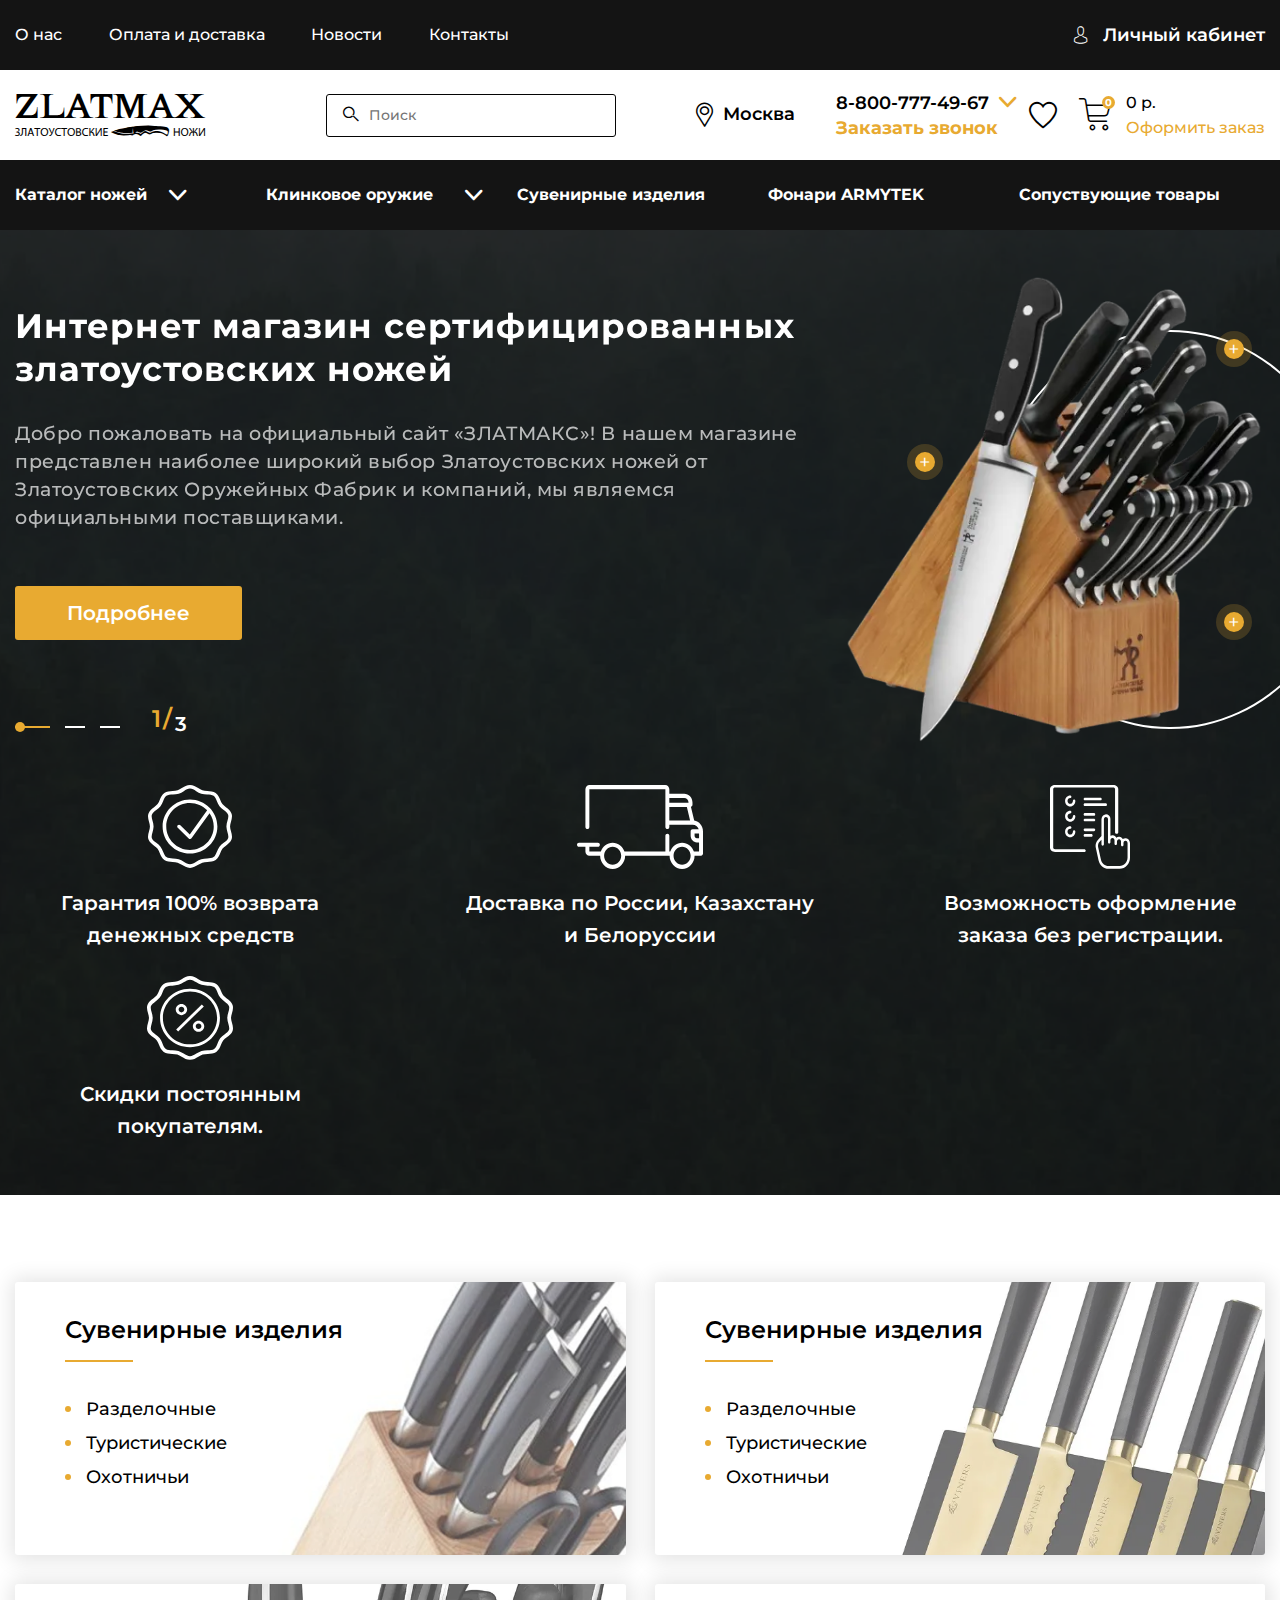
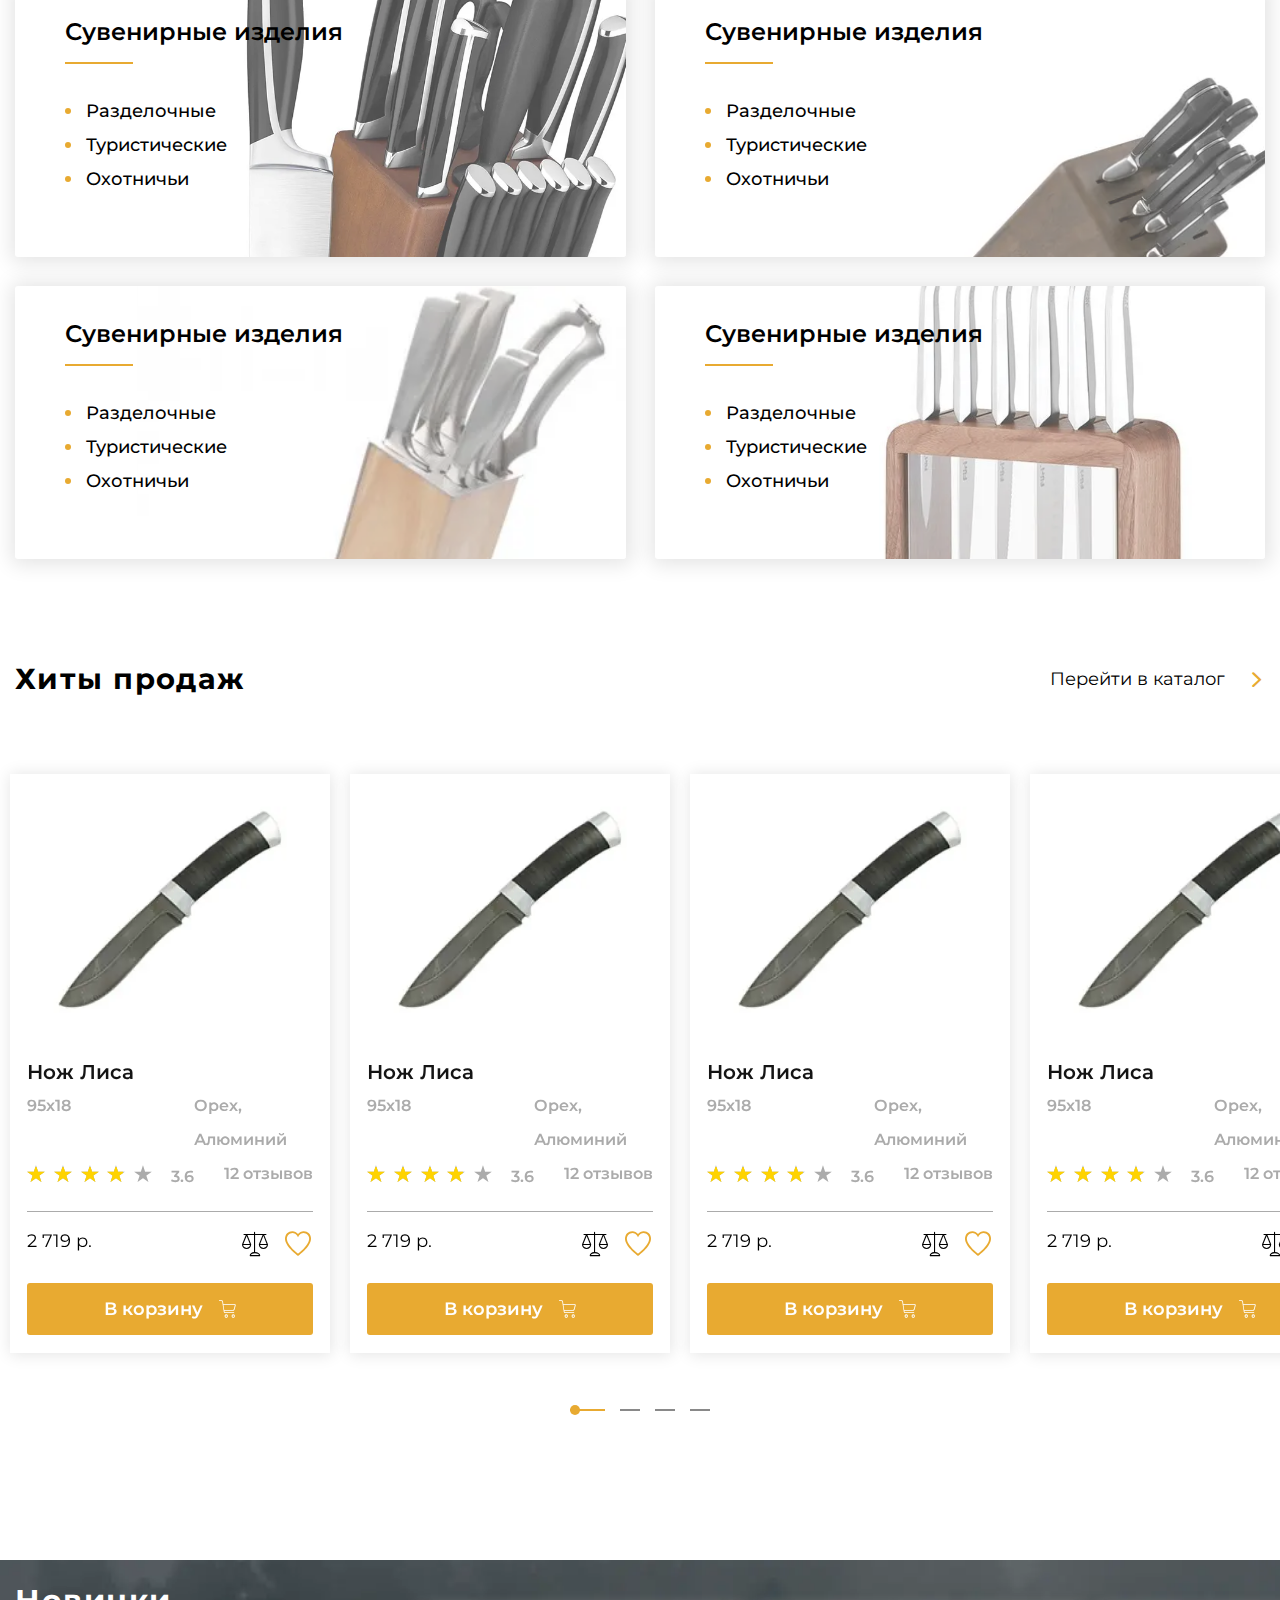
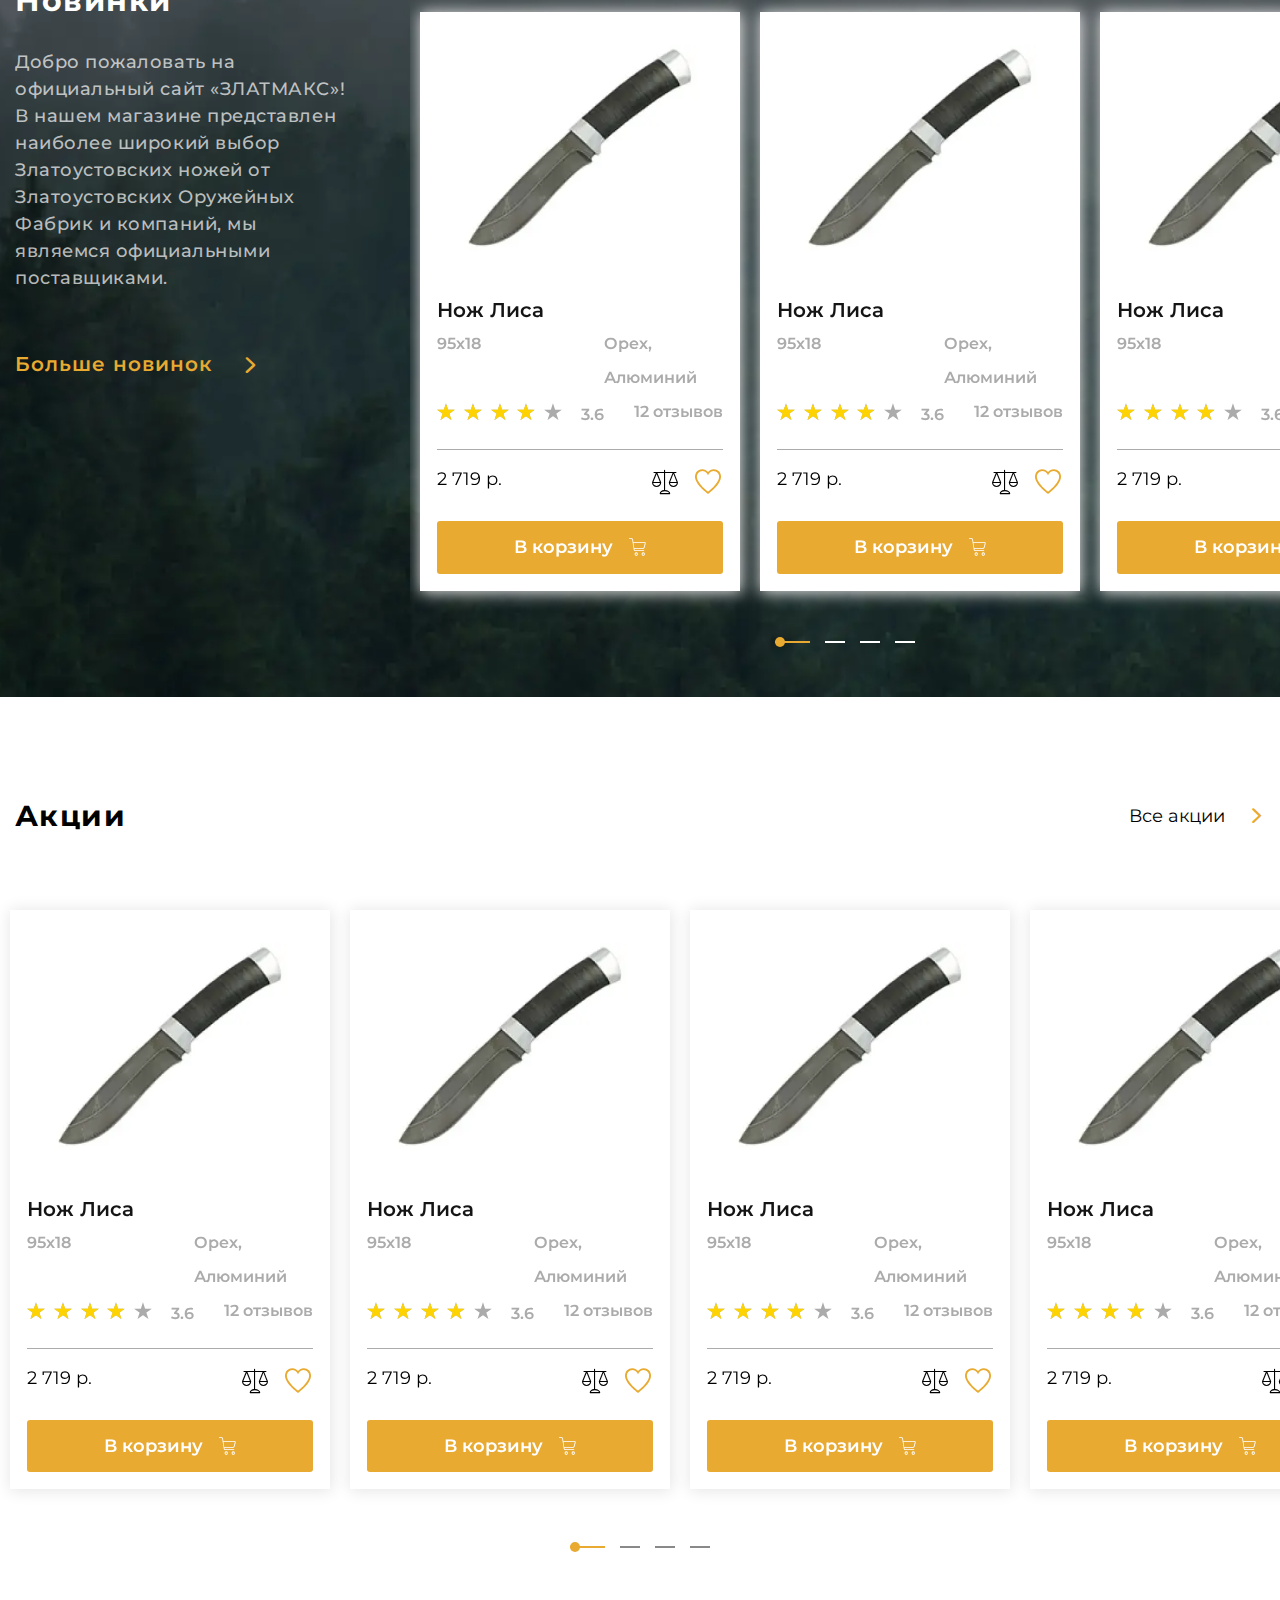
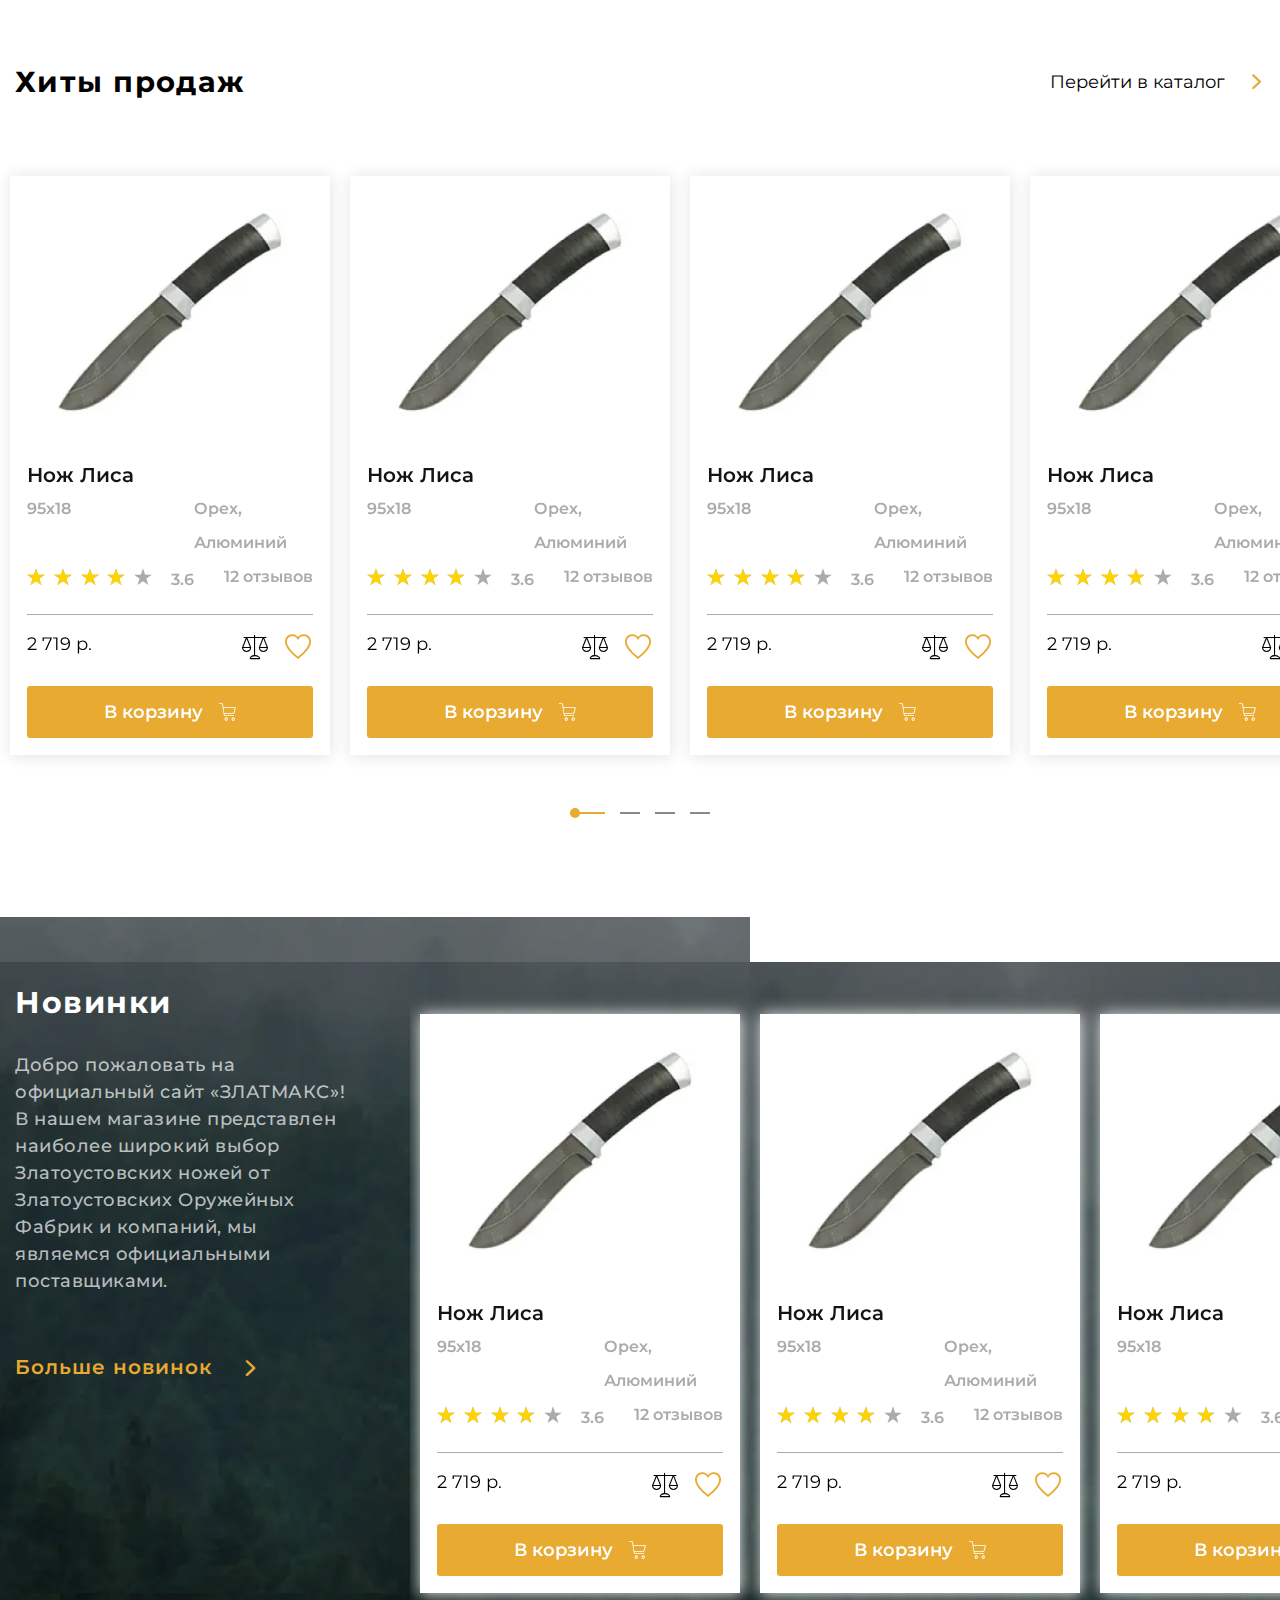
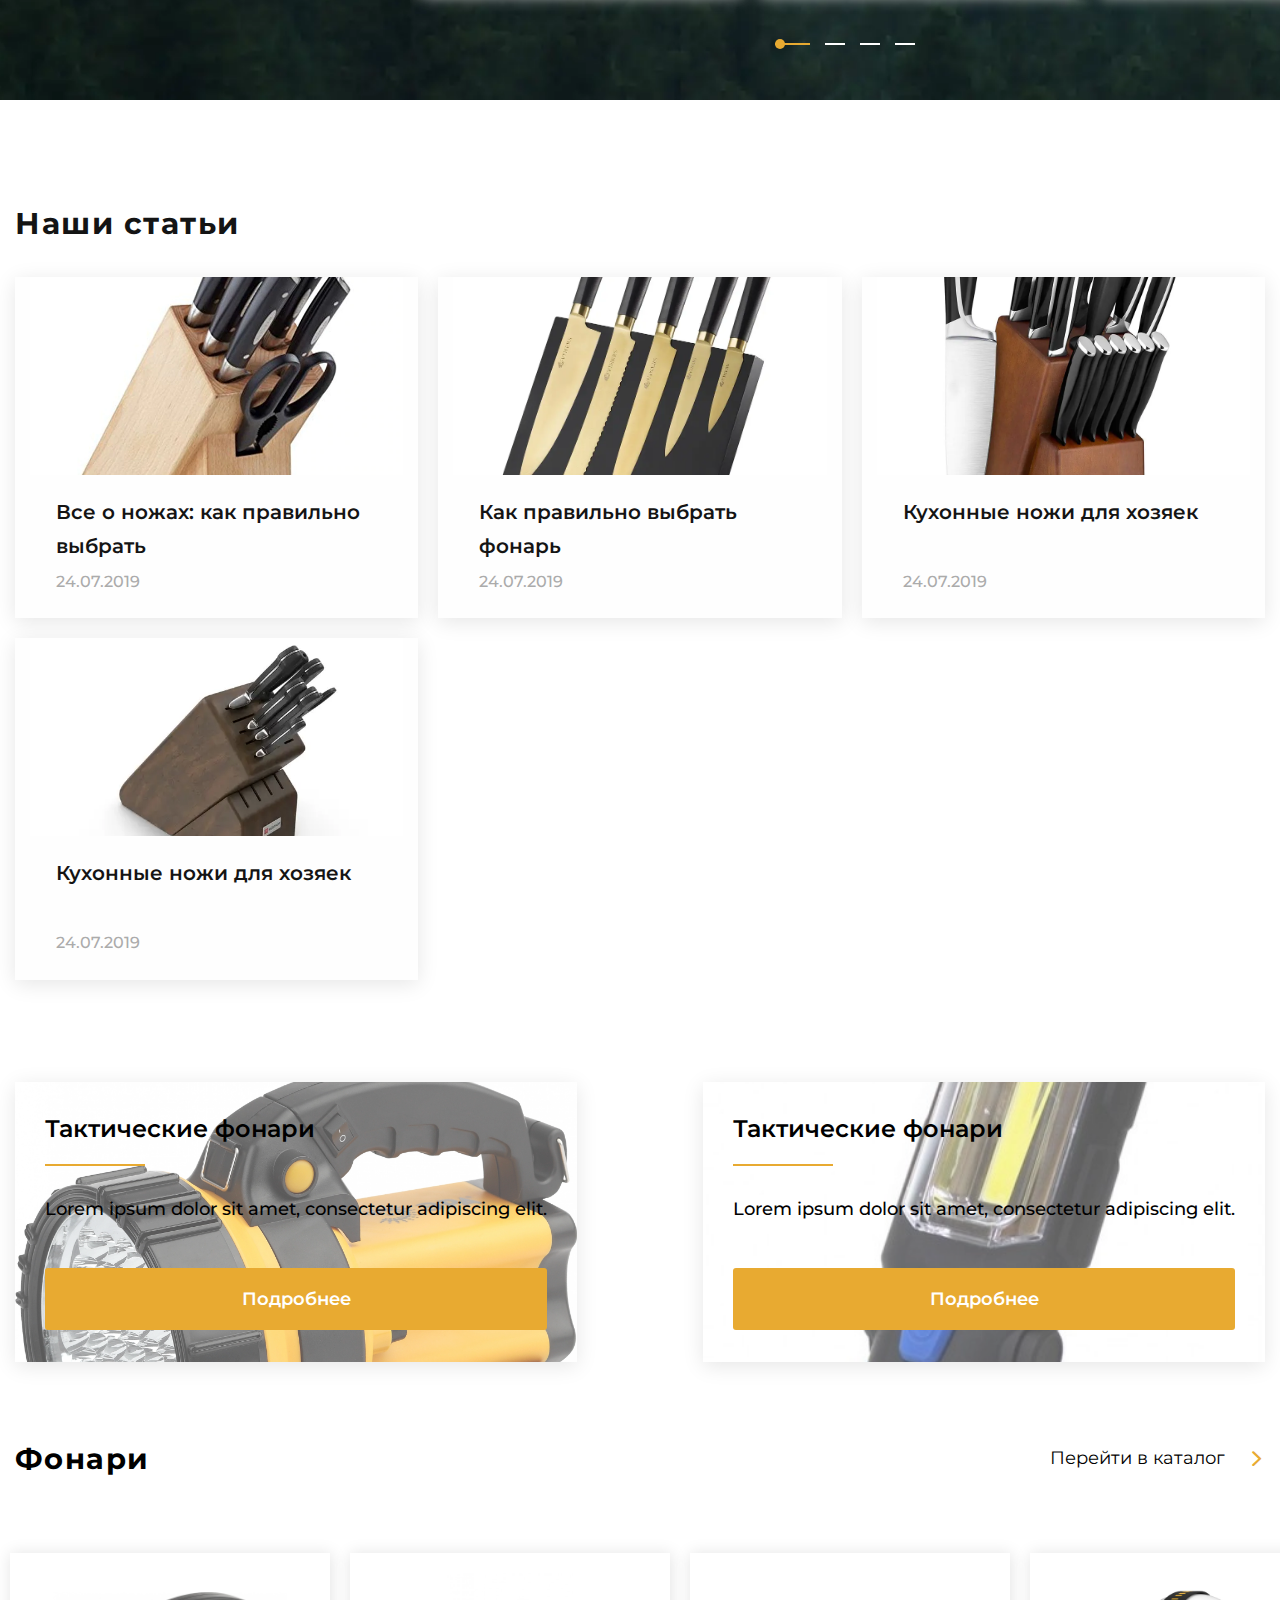
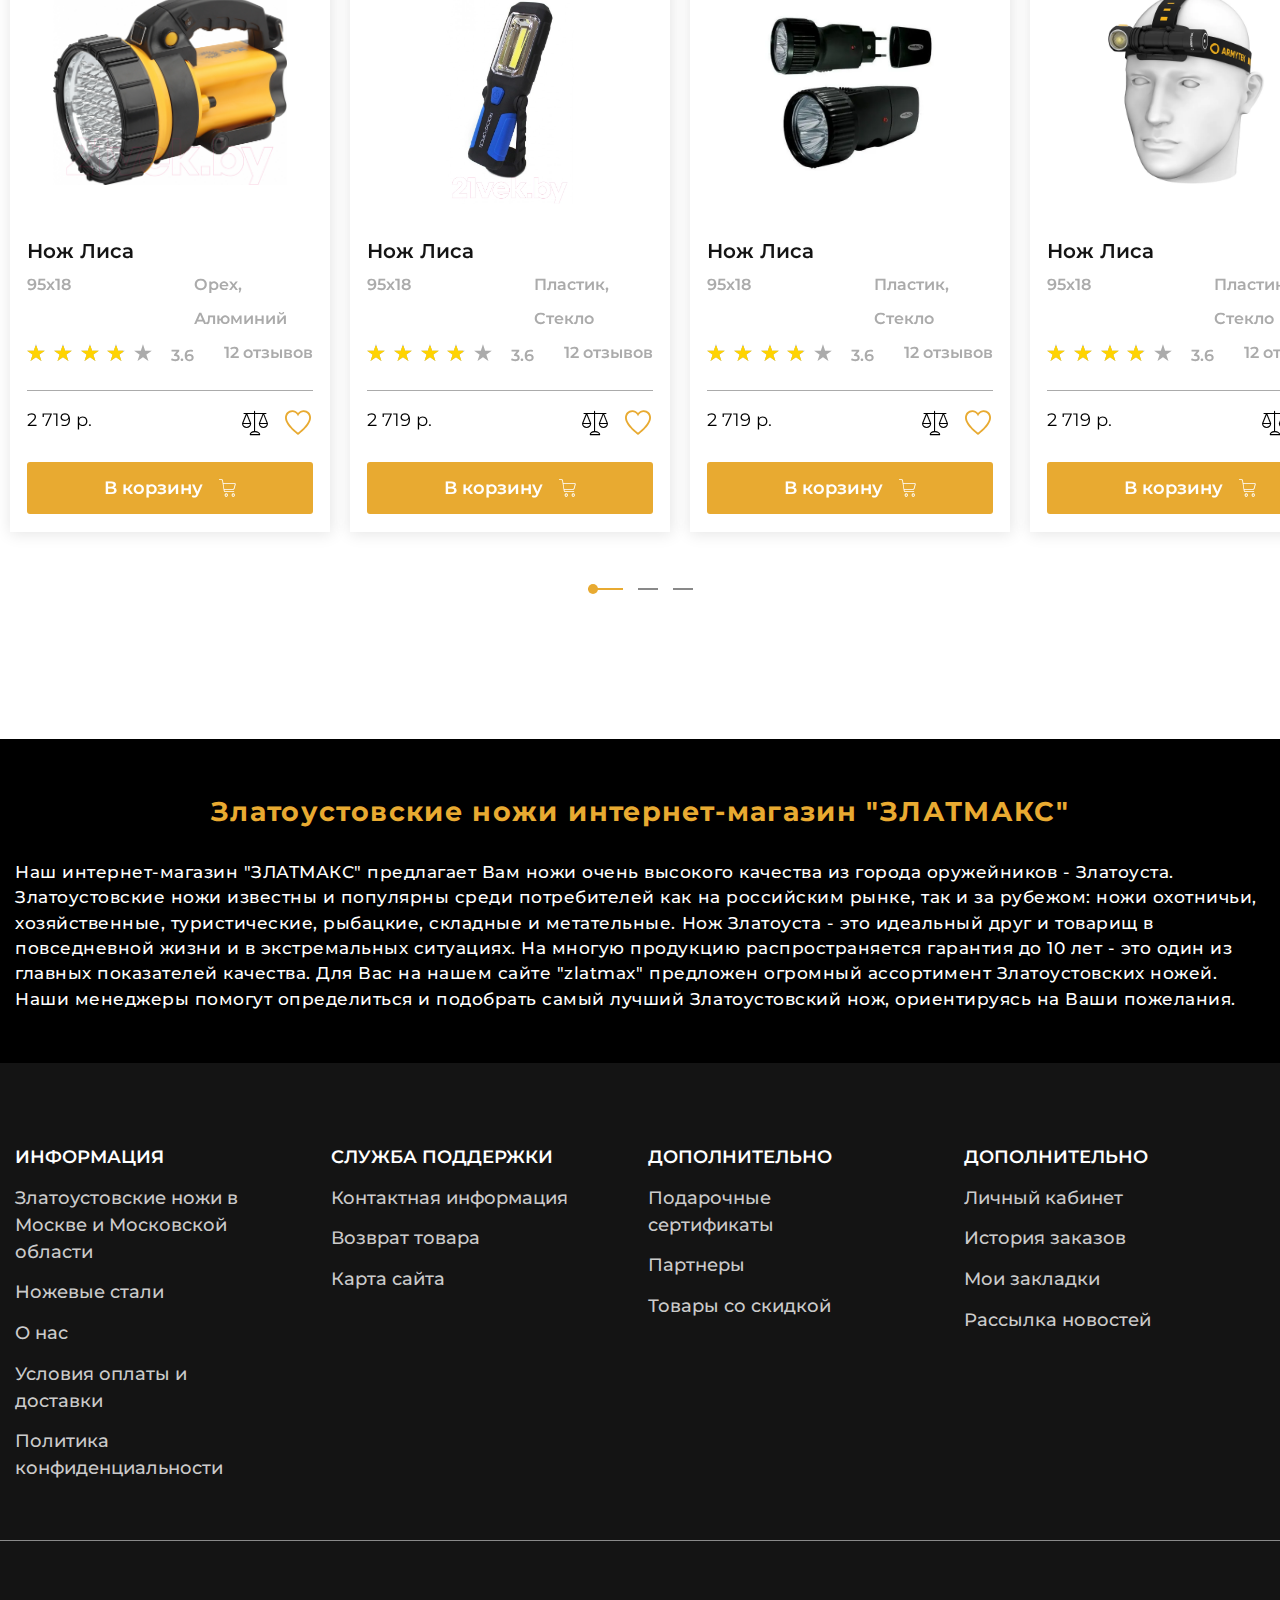
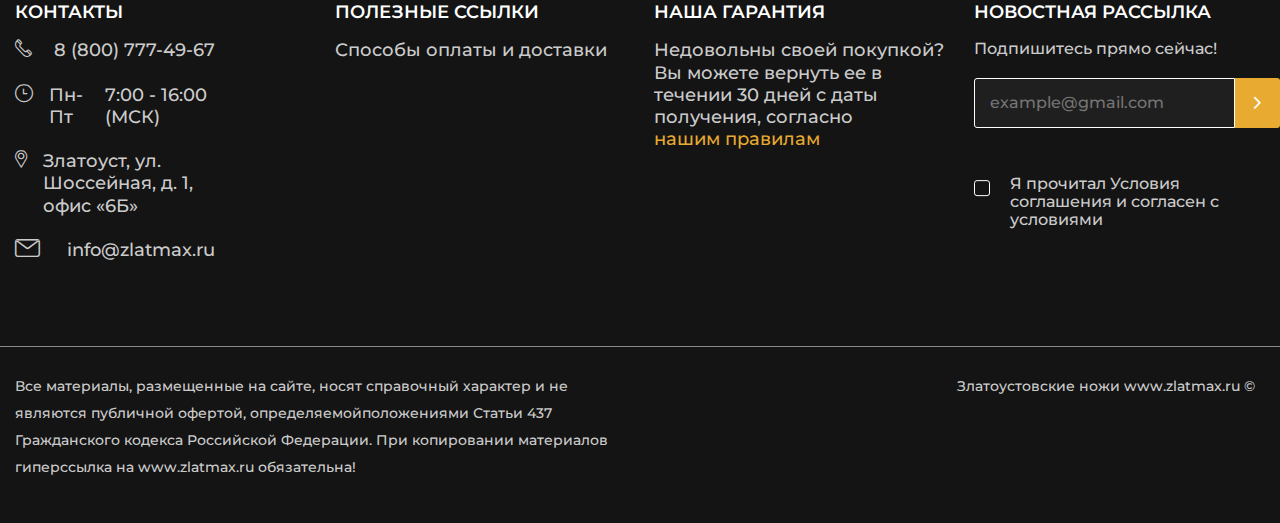
<file: home.html>
<!DOCTYPE html>
<html lang="ru">

<head>
	<title>Главная</title>
	<meta charset="UTF-8">
	<meta name="format-detection" content="telephone=no">
	<!-- <style>body{opacity: 0;}</style> -->
	<link rel="stylesheet" href="css/style.min.css?_v=20220607121339">
	<link rel="shortcut icon" href="favicon.ico">
	<!-- <meta name="robots" content="noindex, nofollow"> -->
	<meta name="viewport" content="width=device-width, initial-scale=1.0">
</head>

<body>
	<div class="wrapper">
		<header data-scroll="161" data-scroll-show="1000" class="header">
			<div class="header__page">
				<!--==first_block=========================================================================================-->
				<div class="first-block">
					<div class="first-block__container menu">
						<nav class="menu__body">
							<ul class="menu__list">
								<li class="menu__item"><a href="" class="menu__link">О нас</a></li>
								<li class="menu__item"><a href="" class="menu__link">Оплата и доставка</a></li>
								<li class="menu__item"><a href="" class="menu__link">Новости</a></li>
								<li class="menu__item"><a href="" class="menu__link">Контакты</a></li>
								<a href="tel:+8-800-777-49-67" class="menu__item menu__item_call _icon-call"></a>
							</ul>
						</nav>
						<a data-da=".menu__list, 1100" href="" class="menu__person _icon-person">Личный кабинет</a>
						<button type="button" class="menu__icon icon-menu"><span></span></button>
					</div>
				</div>
				<!--==second-block=========================================================================================-->
				<div class="second-block">
					<div class="second-block__container">
						<div class="second-block__rigt right-block">
							<a target="blank" href="" class="right-block__logo _icon-logo"></a>
							<form action="" class="right-block__form">
								<input class="right-block__input" type="text" placeholder="Поиск">
								<button class="right-block__search _icon-search"></button>
							</form>
						</div>
						<div class="second-block__left left-block">
							<a href="" class="left-block__item left-block__item_location _icon-location">Москва</a>
							<div class="left-block__item mobilei-leftblock">
								<a href="" class="mobilei-leftblock__number _icon-arrow">8-800-777-49-67</a>
								<a href="" class="mobilei-leftblock__order">Заказать звонок</a>
								<ul class="mobilei-leftblock__items">
									<li class="mobilei-leftblock__item"><a href="tel:+8-800-777-49-67">8-800-777-49-68</a></li>
									<li class="mobilei-leftblock__item"><a href="tel:+8-800-777-49-67">8-800-777-49-69</a></li>
									<li class="mobilei-leftblock__item"><a href="tel:+8-800-777-49-67">8-800-777-49-70</a></li>
									<li class="mobilei-leftblock__item"><a href="tel:+8-800-777-49-67">8-800-777-49-71</a></li>
								</ul>
							</div>
							<a data-da=".menu__list,1100" href="" class="left-block__item left-block__item_favorit _icon-favorit"></a>
							<div class="left-block__item cart-leftblock">
								<a data-da=".menu__list, 1100" href="" class="cart-leftblock__cart _icon-cart"><span>0</span></a>
								<div class="cart-leftblock__orders">
									<a href="" class="cart-leftblock__value">0 р.</a>
									<a href="" class="cart-leftblock__order">Оформить заказ</a>
								</div>
							</div>
						</div>
					</div>
				</div>
				<!--==last-block=========================================================================================-->
				<div class="last-block">
					<div class="last-block__container">
						<nav class="last-block__list list-lastBlock">
							<ul class="list-lastBlock__items">
								<li id="open-arrow-one" class="list-lastBlock__item list-lastBlock__item_arrow"><a id="open-list-one" class="_icon-arrow" href="#">Каталог
										ножей</a></li>
								<li id="open-arrow-two" class="list-lastBlock__item list-lastBlock__item_arrow"><a id="open-list-two" class="_icon-arrow" href="#">Клинковое
										оружие</a>
								</li>
								<li class="list-lastBlock__item"><a href="">Сувенирные изделия</a></li>
								<li class="list-lastBlock__item"><a href="">Фонари ARMYTEK</a></li>
								<li class="list-lastBlock__item"><a href="">Сопуствующие товары</a></li>
							</ul>
						</nav>
						<div id="open-underlist" class="last-block__under underList">
							<div class="underList__top top-underlist">
								<nav class="top-underlist__list">
									<ul class="top-underlist__items">
										<li class="top-underlist__item top-underlist__item_back _icon-arrow">назад</li>
										<li class="top-underlist__item"><a href="">Категория ножей</a></li>
										<li class="top-underlist__item"><a href="">Производство ножей</a></li>
										<li class="top-underlist__item"><a href="">Ножи по маркам стали</a></li>
										<li class="top-underlist__item"><a href="">Заточка и полировка ножей</a></li>
										<li class="top-underlist__item"><a href="">Ножевая мастерская</a></li>
									</ul>
								</nav>
							</div>
							<div class="underList__center center-underList">
								<nav class="center-underlist__List">
									<ul class="center-underlist__items">
										<li class="center-underlist__item"><a href="">Разделочные ножи</a></li>
										<li class="center-underlist__item"><a href="">Туристические ножи</a></li>
										<li class="center-underlist__item"><a href="">Ножи охотничьи</a></li>
										<li class="center-underlist__item"><a href="">Булатные ножи</a></li>
										<li class="center-underlist__item"><a href="">Ножи из дамаска</a></li>
										<li class="center-underlist__item"><a href="">Тактического назначения</a></li>
										<li class="center-underlist__item"><a href="">Метательные ножи</a></li>
										<li class="center-underlist__item"><a href="">Мачете и кукри</a></li>
										<li class="center-underlist__item"><a href="">Ножи кухонные</a></li>
									</ul>
									<ul class="center-underlist__items">
										<li class="center-underlist__item"><a href="">Ножи АИР</a></li>
										<li class="center-underlist__item"><a href="">Ножи ЗИК</a></li>
										<li class="center-underlist__item"><a href="">Ножи ЗЗОСС</a></li>
										<li class="center-underlist__item"><a href="">Ножи РОСоружие</a></li>
										<li class="center-underlist__item"><a href="">Ножи Оружейник</a></li>
										<li class="center-underlist__item"><a href="">Булат Сергея Баранова</a></li>
										<li class="center-underlist__item"><a href="">Булат Андрея Умерова</a></li>
										<li class="center-underlist__item"><a href="">Ножи Златко</a></li>
										<li class="center-underlist__item"><a href="">Ножи Стиль-М</a></li>
										<li class="center-underlist__item"><a href="">Оружейная компания</a></li>
									</ul>
									<ul class="center-underlist__items">
										<li class="center-underlist__item"><a href="">Ножи из стали 40х102С2М</a></li>
										<li class="center-underlist__item"><a href="">Ножи из стали 95х18</a></li>
										<li class="center-underlist__item"><a href="">Ножи из стали 100х13м</a></li>
										<li class="center-underlist__item"><a href="">Ножи из стали 110х18м-ШД</a></li>
										<li class="center-underlist__item"><a href="">Ножи из стали ЭИ-107 ТЦ</a></li>
										<li class="center-underlist__item"><a href="">Ножи из стали 50х14МФ</a></li>
										<li class="center-underlist__item"><a href="">Ножи из стали AUS-8</a></li>
										<li class="center-underlist__item"><a href="">Ножи из стали К340</a></li>
										<li class="center-underlist__item"><a href="">Ножи из стали M390</a></li>
										<li class="center-underlist__item"><a href="">Ножи из стали ЭП-766</a></li>
									</ul>
									<ul class="center-underlist__items">
										<li class="center-underlist__item"><a href="">Паста ГОИ</a></li>
										<li class="center-underlist__item"><a href="">Алмазная паста</a></li>
										<li class="center-underlist__item"><a href="">Бруски и камни для заточки</a></li>
										<li class="center-underlist__item"><a href="">Заточные системы</a></li>
									</ul>
									<ul class="center-underlist__items">
										<li class="center-underlist__item"><a href="">Ножевые клинки</a></li>
										<li class="center-underlist__item"><a href="">Заготовки для ножей</a></li>
										<li class="center-underlist__item"><a href="">Литье для ножей</a></li>
										<li class="center-underlist__item"><a href="">Материалы для рукоятей</a></li>
										<li class="center-underlist__item"><a href="">Уход за рукоятиями ножей</a></li>
									</ul>
								</nav>
							</div>
							<div class="underList__bottom bottom-underlist">
								<nav class="bottom-underlist__list">
									<ul class="bottom-underlist__items">
										<li class="bottom-underlist__item"><a href="">Смотреть все</a></li>
										<li class="bottom-underlist__item"><a href="">Смотреть все</a></li>
										<li class="bottom-underlist__item"><a href="">Смотреть все</a></li>
										<li class="bottom-underlist__item"><a href="">Смотреть все</a></li>
										<li class="bottom-underlist__item"><a href="">Смотреть все</a></li>
									</ul>
								</nav>
							</div>
						</div>
					</div>
				</div>
			</div>
		</header>
		<main class="page">
			<!--===========blockSlider================================-->
			<div class="blockSlider">
				<div class="blockSlider__container">
					<div class="blockSlider__top sliderBlock">
						<div class="sliderBlock__left leftSliderBlock">
							<div class="leftSliderBlock__slider swiper">
								<div class="leftSliderBlock__wrapper swiper-wrapper">
									<div class="leftSliderBlock__slide swiper-slide slide-leftBlock">
										<h2 data-swiper-parallax="-100" class="slide-leftBlock__title">Интернет магазин
											сертифицированных
											златоустовских ножей</h2>
										<div data-swiper-parallax="-350" class="slide-leftBlock__text">Добро пожаловать
											на официальный сайт
											«ЗЛАТМАКС»! В нашем магазине
											представлен наиболее широкий выбор Златоустовских ножей от Златоустовских
											Оружейных Фабрик и компаний, мы являемся официальными поставщиками.
										</div>
										<button data-swiper-parallax="-450" type="button" class="slide-leftBlock__button buttonStyle">Подробнее</button>
									</div>
									<div class="leftSliderBlock__slide swiper-slide slide-leftBlock">
										<h2 data-swiper-parallax="-100" class="slide-leftBlock__title">Lorem ipsum dolor
											sit amet consectetur
											adipisicing elit. Perferendis, ad.</h2>
										<div data-swiper-parallax="-350" class="slide-leftBlock__text">Добро пожаловать
											на официальный сайт
											«ЗЛАТМАКС»! В нашем магазине
											представлен наиболее широкий выбор Златоустовских ножей от Златоустовских
											Оружейных Фабрик и компаний, мы являемся официальными поставщиками.
										</div>
										<button data-swiper-parallax="-450" type="button" class="slide-leftBlock__button buttonStyle">Подробнее</button>
									</div>
									<div class="leftSliderBlock__slide swiper-slide slide-leftBlock">
										<h2 data-swiper-parallax="-100" class="slide-leftBlock__title">Lorem ipsum dolor
											sit amet.</h2>
										<div data-swiper-parallax="-350" class="slide-leftBlock__text">Добро пожаловать
											на официальный сайт
											«ЗЛАТМАКС»! В нашем магазине
											представлен наиболее широкий выбор Златоустовских ножей от Златоустовских
											Оружейных Фабрик и компаний, мы являемся официальными поставщиками.
										</div>
										<button data-swiper-parallax="-450" type="button" class="slide-leftBlock__button buttonStyle">Подробнее</button>
									</div>
								</div>
							</div>
							<div class="slide-leftBlock__bullets">
								<div class="slide-leftBlock__pagination"></div>
								<div class="slide-leftBlock__fraction fractionSlide-leftBlock">
									<div class="fractionSlide-leftBlock__current">1</div>
									<div class="fractionSlide-leftBlock__seporation">/</div>
									<div class="fractionSlide-leftBlock__general">1</div>
								</div>
							</div>
						</div>
						<div class="sliderBlock__right rightSliderBlock">
							<div class="rightSliderBlock__img">
								<picture><source srcset="img/slider/knives__slider.webp" type="image/webp"><img src="img/slider/knives__slider.png" alt="" class=""></picture>
								<span data-tippy-content="Подсказка" class="rightSliderBlock__img_1">+</span>
								<span data-tippy-content="Подсказка" class="rightSliderBlock__img_2">+</span>
								<span data-tippy-content="Подсказка" class="rightSliderBlock__img_3">+</span>
							</div>
						</div>
					</div>
					<div class="blockSlider__bottom bottomBlockSlider">
						<a href="#" class="bottomBlockSlider__item">
							<div class="bottomBlockSlider__img-ibg_contain">
								<img src="img/slider/icons/01.svg" alt="" class="">
							</div>
							<div class="bottomBlockSlider__text">Гарантия 100% возврата денежных средств</div>
						</a>
						<a href="#" class="bottomBlockSlider__item">
							<div class="bottomBlockSlider__img-ibg_contain">
								<img src="img/slider/icons/02.svg" alt="" class="">
							</div>
							<div class="bottomBlockSlider__text">Доставка по России,
								Казахстану и Белоруссии</div>
						</a>
						<a href="#" class="bottomBlockSlider__item">
							<div class="bottomBlockSlider__img-ibg_contain">
								<img src="img/slider/icons/03.svg" alt="" class="">
							</div>
							<div class="bottomBlockSlider__text">Возможность оформление
								заказа без регистрации.</div>
						</a>
						<a href="#" class="bottomBlockSlider__item">
							<div class="bottomBlockSlider__img-ibg_contain">
								<img src="img/slider/icons/04.svg" alt="" class="">
							</div>
							<div class="bottomBlockSlider__text">Скидки постоянным
								покупателям. </div>
						</a>
					</div>
				</div>
			</div>
			<!--===========card================================-->
			<div class="card">
				<div class="card__container">
					<div class="card__item itemCard">
						<h3 class="itemCard__title">Сувенирные изделия</h3>
						<ul class="itemCard__list">
							<li class="itemCard__card"><a href="#">Разделочные</a></li>
							<li class="itemCard__card"><a href="#">Туристические</a></li>
							<li class="itemCard__card"><a href="#">Охотничьи</a></li>
						</ul>
						<div class="itemCard__img-ibg">
							<img src="img/card/01.webp" alt="">
						</div>
					</div>
					<div class="card__item itemCard">
						<h3 class="itemCard__title">Сувенирные изделия</h3>
						<ul class="itemCard__list">
							<li class="itemCard__card"><a href="#">Разделочные</a></li>
							<li class="itemCard__card"><a href="#">Туристические</a></li>
							<li class="itemCard__card"><a href="#">Охотничьи</a></li>
						</ul>
						<div class="itemCard__img-ibg">
							<picture><source srcset="img/card/02.webp" type="image/webp"><img src="img/card/02.jpg" alt=""></picture>
						</div>
					</div>
					<div class="card__item itemCard">
						<h3 class="itemCard__title">Сувенирные изделия</h3>
						<ul class="itemCard__list">
							<li class="itemCard__card"><a href="#">Разделочные</a></li>
							<li class="itemCard__card"><a href="#">Туристические</a></li>
							<li class="itemCard__card"><a href="#">Охотничьи</a></li>
						</ul>
						<div class="itemCard__img-ibg">
							<picture><source srcset="img/card/03.webp" type="image/webp"><img src="img/card/03.png" alt=""></picture>
						</div>
					</div>
					<div class="card__item itemCard">
						<h3 class="itemCard__title">Сувенирные изделия</h3>
						<ul class="itemCard__list">
							<li class="itemCard__card"><a href="#">Разделочные</a></li>
							<li class="itemCard__card"><a href="#">Туристические</a></li>
							<li class="itemCard__card"><a href="#">Охотничьи</a></li>
						</ul>
						<div class="itemCard__img-ibg">
							<picture><source srcset="img/card/04.webp" type="image/webp"><img src="img/card/04.jpg" alt=""></picture>
						</div>
					</div>
					<div class="card__item itemCard">
						<h3 class="itemCard__title">Сувенирные изделия</h3>
						<ul class="itemCard__list">
							<li class="itemCard__card"><a href="#">Разделочные</a></li>
							<li class="itemCard__card"><a href="#">Туристические</a></li>
							<li class="itemCard__card"><a href="#">Охотничьи</a></li>
						</ul>
						<div class="itemCard__img-ibg">
							<picture><source srcset="img/card/05.webp" type="image/webp"><img src="img/card/05.jpg" alt=""></picture>
						</div>
					</div>
					<div class="card__item itemCard">
						<h3 class="itemCard__title">Сувенирные изделия</h3>
						<ul class="itemCard__list">
							<li class="itemCard__card"><a href="#">Разделочные</a></li>
							<li class="itemCard__card"><a href="#">Туристические</a></li>
							<li class="itemCard__card"><a href="#">Охотничьи</a></li>
						</ul>
						<div class="itemCard__img-ibg">
							<picture><source srcset="img/card/06.webp" type="image/webp"><img src="img/card/06.jpg" alt=""></picture>
						</div>
					</div>
				</div>
			</div>
			<!--===========cardSlider================================-->
			<div class="cardSlider">
				<div class="cardSlider__container">
					<div class="cardSlider__title title-slider">
						<h3 class="title-slider__title">Хиты продаж</h3>
						<a href="#" class="title-slider__subtitle _icon-arrow">Перейти в каталог</a>
					</div>
					<div class="cardSlider__slider swiper">
						<div class="cardSlider__wrapper swiper-wrapper">
							<div class="cardSlider__slide swiper-slide card-slide">
								<a href="#" class="card-slide__img-ibg_contain">
									<picture><source srcset="img/cardSlider/01.webp" type="image/webp"><img src="img/cardSlider/01.png" alt=""></picture>
								</a>
								<div class="card-slide__info">
									<h3 class="card-slide__title">Нож Лиса</h3>
									<div class="card-slide__raiting raitong-card">
										<div class="raitong-card__size">95х18</div>
										<div class="raitong-card__materials">Орех, Алюминий</div>
										<div class="raitong-card__stras">
											<div class="rating rating_set">
												<div class="rating__body">
													<div class="rating__active"></div>
													<div class="rating__items">
														<input type="radio" class="rating__item" value="1" name="rating">
														<input type="radio" class="rating__item" value="2" name="rating">
														<input type="radio" class="rating__item" value="3" name="rating">
														<input type="radio" class="rating__item" value="4" name="rating">
														<input type="radio" class="rating__item" value="5" name="rating">
													</div>
												</div>
												<div class="rating__value">3.6</div>
											</div>
										</div>
										<div class="raitong-card__feedBack">12 отзывов</div>
									</div>
									<div class="card-slide__price price-card">
										<div class="price-card__price">2 719 р.</div>
										<a href="" class="price-card__compare _icon-campare"></a>
										<a href="" class="price-card__favorit _icon-favorit"></a>
									</div>
									<button type="button" class="card-slide__button _icon-cart">В корзину</button>
								</div>
							</div>
							<div class="cardSlider__slide swiper-slide card-slide">
								<a href="#" class="card-slide__img-ibg_contain">
									<picture><source srcset="img/cardSlider/01.webp" type="image/webp"><img src="img/cardSlider/01.png" alt=""></picture>
								</a>
								<div class="card-slide__info">
									<h3 class="card-slide__title">Нож Лиса</h3>
									<div class="card-slide__raiting raitong-card">
										<div class="raitong-card__size">95х18</div>
										<div class="raitong-card__materials">Орех, Алюминий</div>
										<div class="raitong-card__stras">
											<div class="rating rating_set">
												<div class="rating__body">
													<div class="rating__active"></div>
													<div class="rating__items">
														<input type="radio" class="rating__item" value="1" name="rating">
														<input type="radio" class="rating__item" value="2" name="rating">
														<input type="radio" class="rating__item" value="3" name="rating">
														<input type="radio" class="rating__item" value="4" name="rating">
														<input type="radio" class="rating__item" value="5" name="rating">
													</div>
												</div>
												<div class="rating__value">3.6</div>
											</div>
										</div>
										<div class="raitong-card__feedBack">12 отзывов</div>
									</div>
									<div class="card-slide__price price-card">
										<div class="price-card__price">2 719 р.</div>
										<a href="" class="price-card__compare _icon-campare"></a>
										<a href="" class="price-card__favorit _icon-favorit"></a>
									</div>
									<button type="button" class="card-slide__button _icon-cart">В корзину</button>
								</div>
							</div>
							<div class="cardSlider__slide swiper-slide card-slide">
								<a href="#" class="card-slide__img-ibg_contain">
									<picture><source srcset="img/cardSlider/01.webp" type="image/webp"><img src="img/cardSlider/01.png" alt=""></picture>
								</a>
								<div class="card-slide__info">
									<h3 class="card-slide__title">Нож Лиса</h3>
									<div class="card-slide__raiting raitong-card">
										<div class="raitong-card__size">95х18</div>
										<div class="raitong-card__materials">Орех, Алюминий</div>
										<div class="raitong-card__stras">
											<div class="rating rating_set">
												<div class="rating__body">
													<div class="rating__active"></div>
													<div class="rating__items">
														<input type="radio" class="rating__item" value="1" name="rating">
														<input type="radio" class="rating__item" value="2" name="rating">
														<input type="radio" class="rating__item" value="3" name="rating">
														<input type="radio" class="rating__item" value="4" name="rating">
														<input type="radio" class="rating__item" value="5" name="rating">
													</div>
												</div>
												<div class="rating__value">3.6</div>
											</div>
										</div>
										<div class="raitong-card__feedBack">12 отзывов</div>
									</div>
									<div class="card-slide__price price-card">
										<div class="price-card__price">2 719 р.</div>
										<a href="" class="price-card__compare _icon-campare"></a>
										<a href="" class="price-card__favorit _icon-favorit"></a>
									</div>
									<button type="button" class="card-slide__button _icon-cart">В корзину</button>
								</div>
							</div>
							<div class="cardSlider__slide swiper-slide card-slide">
								<a href="#" class="card-slide__img-ibg_contain">
									<picture><source srcset="img/cardSlider/01.webp" type="image/webp"><img src="img/cardSlider/01.png" alt=""></picture>
								</a>
								<div class="card-slide__info">
									<h3 class="card-slide__title">Нож Лиса</h3>
									<div class="card-slide__raiting raitong-card">
										<div class="raitong-card__size">95х18</div>
										<div class="raitong-card__materials">Орех, Алюминий</div>
										<div class="raitong-card__stras">
											<div class="rating rating_set">
												<div class="rating__body">
													<div class="rating__active"></div>
													<div class="rating__items">
														<input type="radio" class="rating__item" value="1" name="rating">
														<input type="radio" class="rating__item" value="2" name="rating">
														<input type="radio" class="rating__item" value="3" name="rating">
														<input type="radio" class="rating__item" value="4" name="rating">
														<input type="radio" class="rating__item" value="5" name="rating">
													</div>
												</div>
												<div class="rating__value">3.6</div>
											</div>
										</div>
										<div class="raitong-card__feedBack">12 отзывов</div>
									</div>
									<div class="card-slide__price price-card">
										<div class="price-card__price">2 719 р.</div>
										<a href="" class="price-card__compare _icon-campare"></a>
										<a href="" class="price-card__favorit _icon-favorit"></a>
									</div>
									<button type="button" class="card-slide__button _icon-cart">В корзину</button>
								</div>
							</div>
							<div class="cardSlider__slide swiper-slide card-slide">
								<a href="#" class="card-slide__img-ibg_contain">
									<picture><source srcset="img/cardSlider/01.webp" type="image/webp"><img src="img/cardSlider/01.png" alt=""></picture>
								</a>
								<div class="card-slide__info">
									<h3 class="card-slide__title">Нож Лиса</h3>
									<div class="card-slide__raiting raitong-card">
										<div class="raitong-card__size">95х18</div>
										<div class="raitong-card__materials">Орех, Алюминий</div>
										<div class="raitong-card__stras">
											<div class="rating rating_set">
												<div class="rating__body">
													<div class="rating__active"></div>
													<div class="rating__items">
														<input type="radio" class="rating__item" value="1" name="rating">
														<input type="radio" class="rating__item" value="2" name="rating">
														<input type="radio" class="rating__item" value="3" name="rating">
														<input type="radio" class="rating__item" value="4" name="rating">
														<input type="radio" class="rating__item" value="5" name="rating">
													</div>
												</div>
												<div class="rating__value">3.6</div>
											</div>
										</div>
										<div class="raitong-card__feedBack">12 отзывов</div>
									</div>
									<div class="card-slide__price price-card">
										<div class="price-card__price">2 719 р.</div>
										<a href="" class="price-card__compare _icon-campare"></a>
										<a href="" class="price-card__favorit _icon-favorit"></a>
									</div>
									<button type="button" class="card-slide__button _icon-cart">В корзину</button>
								</div>
							</div>
							<div class="cardSlider__slide swiper-slide card-slide">
								<a href="#" class="card-slide__img-ibg_contain">
									<picture><source srcset="img/cardSlider/01.webp" type="image/webp"><img src="img/cardSlider/01.png" alt=""></picture>
								</a>
								<div class="card-slide__info">
									<h3 class="card-slide__title">Нож Лиса</h3>
									<div class="card-slide__raiting raitong-card">
										<div class="raitong-card__size">95х18</div>
										<div class="raitong-card__materials">Орех, Алюминий</div>
										<div class="raitong-card__stras">
											<div class="rating rating_set">
												<div class="rating__body">
													<div class="rating__active"></div>
													<div class="rating__items">
														<input type="radio" class="rating__item" value="1" name="rating">
														<input type="radio" class="rating__item" value="2" name="rating">
														<input type="radio" class="rating__item" value="3" name="rating">
														<input type="radio" class="rating__item" value="4" name="rating">
														<input type="radio" class="rating__item" value="5" name="rating">
													</div>
												</div>
												<div class="rating__value">3.6</div>
											</div>
										</div>
										<div class="raitong-card__feedBack">12 отзывов</div>
									</div>
									<div class="card-slide__price price-card">
										<div class="price-card__price">2 719 р.</div>
										<a href="" class="price-card__compare _icon-campare"></a>
										<a href="" class="price-card__favorit _icon-favorit"></a>
									</div>
									<button type="button" class="card-slide__button _icon-cart">В корзину</button>
								</div>
							</div>
							<div class="cardSlider__slide swiper-slide card-slide">
								<a href="#" class="card-slide__img-ibg_contain">
									<picture><source srcset="img/cardSlider/01.webp" type="image/webp"><img src="img/cardSlider/01.png" alt=""></picture>
								</a>
								<div class="card-slide__info">
									<h3 class="card-slide__title">Нож Лиса</h3>
									<div class="card-slide__raiting raitong-card">
										<div class="raitong-card__size">95х18</div>
										<div class="raitong-card__materials">Орех, Алюминий</div>
										<div class="raitong-card__stras">
											<div class="rating rating_set">
												<div class="rating__body">
													<div class="rating__active"></div>
													<div class="rating__items">
														<input type="radio" class="rating__item" value="1" name="rating">
														<input type="radio" class="rating__item" value="2" name="rating">
														<input type="radio" class="rating__item" value="3" name="rating">
														<input type="radio" class="rating__item" value="4" name="rating">
														<input type="radio" class="rating__item" value="5" name="rating">
													</div>
												</div>
												<div class="rating__value">3.6</div>
											</div>
										</div>
										<div class="raitong-card__feedBack">12 отзывов</div>
									</div>
									<div class="card-slide__price price-card">
										<div class="price-card__price">2 719 р.</div>
										<a href="" class="price-card__compare _icon-campare"></a>
										<a href="" class="price-card__favorit _icon-favorit"></a>
									</div>
									<button type="button" class="card-slide__button _icon-cart">В корзину</button>
								</div>
							</div>
						</div>
						<div class="cardSlider__pagination"></div>
					</div>
				</div>
			</div>
			<!--===========new================================-->
			<div class="new">
				<div class="new__container">
					<div class="new__right rightNew">
						<div class="rightNew__title">Новинки</div>
						<div class="rightNew__text">Добро пожаловать на официальный сайт «ЗЛАТМАКС»! В нашем магазине представлен
							наиболее широкий выбор Златоустовских ножей от Златоустовских Оружейных Фабрик и компаний, мы являемся
							официальными поставщиками.</div>
						<a href="#" class="rightNew__more _icon-arrow">Больше новинок</a>
					</div>
					<div class="new__left leftNew__slider swiper">
						<div class="leftNew__wrapper swiper-wrapper">
							<div class="leftNew__slide swiper-slide card-slide card-slide_new">
								<a href="#" class="card-slide__img-ibg_contain">
									<picture><source srcset="img/cardSlider/01.webp" type="image/webp"><img src="img/cardSlider/01.png" alt=""></picture>
								</a>
								<div class="card-slide__info">
									<h3 class="card-slide__title">Нож Лиса</h3>
									<div class="card-slide__raiting raitong-card">
										<div class="raitong-card__size">95х18</div>
										<div class="raitong-card__materials">Орех, Алюминий</div>
										<div class="raitong-card__stras">
											<div class="rating rating_set">
												<div class="rating__body">
													<div class="rating__active"></div>
													<div class="rating__items">
														<input type="radio" class="rating__item" value="1" name="rating">
														<input type="radio" class="rating__item" value="2" name="rating">
														<input type="radio" class="rating__item" value="3" name="rating">
														<input type="radio" class="rating__item" value="4" name="rating">
														<input type="radio" class="rating__item" value="5" name="rating">
													</div>
												</div>
												<div class="rating__value">3.6</div>
											</div>
										</div>
										<div class="raitong-card__feedBack">12 отзывов</div>
									</div>
									<div class="card-slide__price price-card">
										<div class="price-card__price">2 719 р.</div>
										<a href="" class="price-card__compare _icon-campare"></a>
										<a href="" class="price-card__favorit _icon-favorit"></a>
									</div>
									<button type="button" class="card-slide__button _icon-cart">В корзину</button>
								</div>
							</div>
							<div class="leftNew__slide swiper-slide card-slide card-slide_new">
								<a href="#" class="card-slide__img-ibg_contain">
									<picture><source srcset="img/cardSlider/01.webp" type="image/webp"><img src="img/cardSlider/01.png" alt=""></picture>
								</a>
								<div class="card-slide__info">
									<h3 class="card-slide__title">Нож Лиса</h3>
									<div class="card-slide__raiting raitong-card">
										<div class="raitong-card__size">95х18</div>
										<div class="raitong-card__materials">Орех, Алюминий</div>
										<div class="raitong-card__stras">
											<div class="rating rating_set">
												<div class="rating__body">
													<div class="rating__active"></div>
													<div class="rating__items">
														<input type="radio" class="rating__item" value="1" name="rating">
														<input type="radio" class="rating__item" value="2" name="rating">
														<input type="radio" class="rating__item" value="3" name="rating">
														<input type="radio" class="rating__item" value="4" name="rating">
														<input type="radio" class="rating__item" value="5" name="rating">
													</div>
												</div>
												<div class="rating__value">3.6</div>
											</div>
										</div>
										<div class="raitong-card__feedBack">12 отзывов</div>
									</div>
									<div class="card-slide__price price-card">
										<div class="price-card__price">2 719 р.</div>
										<a href="" class="price-card__compare _icon-campare"></a>
										<a href="" class="price-card__favorit _icon-favorit"></a>
									</div>
									<button type="button" class="card-slide__button _icon-cart">В корзину</button>
								</div>
							</div>
							<div class="leftNew__slide swiper-slide card-slide card-slide_new">
								<a href="#" class="card-slide__img-ibg_contain">
									<picture><source srcset="img/cardSlider/01.webp" type="image/webp"><img src="img/cardSlider/01.png" alt=""></picture>
								</a>
								<div class="card-slide__info">
									<h3 class="card-slide__title">Нож Лиса</h3>
									<div class="card-slide__raiting raitong-card">
										<div class="raitong-card__size">95х18</div>
										<div class="raitong-card__materials">Орех, Алюминий</div>
										<div class="raitong-card__stras">
											<div class="rating rating_set">
												<div class="rating__body">
													<div class="rating__active"></div>
													<div class="rating__items">
														<input type="radio" class="rating__item" value="1" name="rating">
														<input type="radio" class="rating__item" value="2" name="rating">
														<input type="radio" class="rating__item" value="3" name="rating">
														<input type="radio" class="rating__item" value="4" name="rating">
														<input type="radio" class="rating__item" value="5" name="rating">
													</div>
												</div>
												<div class="rating__value">3.6</div>
											</div>
										</div>
										<div class="raitong-card__feedBack">12 отзывов</div>
									</div>
									<div class="card-slide__price price-card">
										<div class="price-card__price">2 719 р.</div>
										<a href="" class="price-card__compare _icon-campare"></a>
										<a href="" class="price-card__favorit _icon-favorit"></a>
									</div>
									<button type="button" class="card-slide__button _icon-cart">В корзину</button>
								</div>
							</div>
							<div class="leftNew__slide swiper-slide card-slide card-slide_new">
								<a href="#" class="card-slide__img-ibg_contain">
									<picture><source srcset="img/cardSlider/01.webp" type="image/webp"><img src="img/cardSlider/01.png" alt=""></picture>
								</a>
								<div class="card-slide__info">
									<h3 class="card-slide__title">Нож Лиса</h3>
									<div class="card-slide__raiting raitong-card">
										<div class="raitong-card__size">95х18</div>
										<div class="raitong-card__materials">Орех, Алюминий</div>
										<div class="raitong-card__stras">
											<div class="rating rating_set">
												<div class="rating__body">
													<div class="rating__active"></div>
													<div class="rating__items">
														<input type="radio" class="rating__item" value="1" name="rating">
														<input type="radio" class="rating__item" value="2" name="rating">
														<input type="radio" class="rating__item" value="3" name="rating">
														<input type="radio" class="rating__item" value="4" name="rating">
														<input type="radio" class="rating__item" value="5" name="rating">
													</div>
												</div>
												<div class="rating__value">3.6</div>
											</div>
										</div>
										<div class="raitong-card__feedBack">12 отзывов</div>
									</div>
									<div class="card-slide__price price-card">
										<div class="price-card__price">2 719 р.</div>
										<a href="" class="price-card__compare _icon-campare"></a>
										<a href="" class="price-card__favorit _icon-favorit"></a>
									</div>
									<button type="button" class="card-slide__button _icon-cart">В корзину</button>
								</div>
							</div>
							<div class="leftNew__slide swiper-slide card-slide card-slide_new">
								<a href="#" class="card-slide__img-ibg_contain">
									<picture><source srcset="img/cardSlider/01.webp" type="image/webp"><img src="img/cardSlider/01.png" alt=""></picture>
								</a>
								<div class="card-slide__info">
									<h3 class="card-slide__title">Нож Лиса</h3>
									<div class="card-slide__raiting raitong-card">
										<div class="raitong-card__size">95х18</div>
										<div class="raitong-card__materials">Орех, Алюминий</div>
										<div class="raitong-card__stras">
											<div class="rating rating_set">
												<div class="rating__body">
													<div class="rating__active"></div>
													<div class="rating__items">
														<input type="radio" class="rating__item" value="1" name="rating">
														<input type="radio" class="rating__item" value="2" name="rating">
														<input type="radio" class="rating__item" value="3" name="rating">
														<input type="radio" class="rating__item" value="4" name="rating">
														<input type="radio" class="rating__item" value="5" name="rating">
													</div>
												</div>
												<div class="rating__value">3.6</div>
											</div>
										</div>
										<div class="raitong-card__feedBack">12 отзывов</div>
									</div>
									<div class="card-slide__price price-card">
										<div class="price-card__price">2 719 р.</div>
										<a href="" class="price-card__compare _icon-campare"></a>
										<a href="" class="price-card__favorit _icon-favorit"></a>
									</div>
									<button type="button" class="card-slide__button _icon-cart">В корзину</button>
								</div>
							</div>
							<div class="leftNew__slide swiper-slide card-slide card-slide_new">
								<a href="#" class="card-slide__img-ibg_contain">
									<picture><source srcset="img/cardSlider/01.webp" type="image/webp"><img src="img/cardSlider/01.png" alt=""></picture>
								</a>
								<div class="card-slide__info">
									<h3 class="card-slide__title">Нож Лиса</h3>
									<div class="card-slide__raiting raitong-card">
										<div class="raitong-card__size">95х18</div>
										<div class="raitong-card__materials">Орех, Алюминий</div>
										<div class="raitong-card__stras">
											<div class="rating rating_set">
												<div class="rating__body">
													<div class="rating__active"></div>
													<div class="rating__items">
														<input type="radio" class="rating__item" value="1" name="rating">
														<input type="radio" class="rating__item" value="2" name="rating">
														<input type="radio" class="rating__item" value="3" name="rating">
														<input type="radio" class="rating__item" value="4" name="rating">
														<input type="radio" class="rating__item" value="5" name="rating">
													</div>
												</div>
												<div class="rating__value">3.6</div>
											</div>
										</div>
										<div class="raitong-card__feedBack">12 отзывов</div>
									</div>
									<div class="card-slide__price price-card">
										<div class="price-card__price">2 719 р.</div>
										<a href="" class="price-card__compare _icon-campare"></a>
										<a href="" class="price-card__favorit _icon-favorit"></a>
									</div>
									<button type="button" class="card-slide__button _icon-cart">В корзину</button>
								</div>
							</div>
						</div>
						<div class="leftNew__pagination"></div>
					</div>
				</div>
			</div>
			<!--===========discount================================-->
			<div class="cardSlider cardSlider_discount">
				<div class="cardSlider__container">
					<div class="cardSlider__title title-slider">
						<h3 class="title-slider__title">Акции</h3>
						<a href="#" class="title-slider__subtitle _icon-arrow">Все акции</a>
					</div>
					<div class="cardSlider__slider swiper">
						<div class="cardSlider__wrapper swiper-wrapper">
							<div class="cardSlider__slide swiper-slide card-slide">
								<a href="#" class="card-slide__img-ibg_contain">
									<picture><source srcset="img/cardSlider/01.webp" type="image/webp"><img src="img/cardSlider/01.png" alt=""></picture>
								</a>
								<div class="card-slide__info">
									<h3 class="card-slide__title">Нож Лиса</h3>
									<div class="card-slide__raiting raitong-card">
										<div class="raitong-card__size">95х18</div>
										<div class="raitong-card__materials">Орех, Алюминий</div>
										<div class="raitong-card__stras">
											<div class="rating rating_set">
												<div class="rating__body">
													<div class="rating__active"></div>
													<div class="rating__items">
														<input type="radio" class="rating__item" value="1" name="rating">
														<input type="radio" class="rating__item" value="2" name="rating">
														<input type="radio" class="rating__item" value="3" name="rating">
														<input type="radio" class="rating__item" value="4" name="rating">
														<input type="radio" class="rating__item" value="5" name="rating">
													</div>
												</div>
												<div class="rating__value">3.6</div>
											</div>
										</div>
										<div class="raitong-card__feedBack">12 отзывов</div>
									</div>
									<div class="card-slide__price price-card">
										<div class="price-card__price">2 719 р.</div>
										<a href="" class="price-card__compare _icon-campare"></a>
										<a href="" class="price-card__favorit _icon-favorit"></a>
									</div>
									<button type="button" class="card-slide__button _icon-cart">В корзину</button>
								</div>
							</div>
							<div class="cardSlider__slide swiper-slide card-slide">
								<a href="#" class="card-slide__img-ibg_contain">
									<picture><source srcset="img/cardSlider/01.webp" type="image/webp"><img src="img/cardSlider/01.png" alt=""></picture>
								</a>
								<div class="card-slide__info">
									<h3 class="card-slide__title">Нож Лиса</h3>
									<div class="card-slide__raiting raitong-card">
										<div class="raitong-card__size">95х18</div>
										<div class="raitong-card__materials">Орех, Алюминий</div>
										<div class="raitong-card__stras">
											<div class="rating rating_set">
												<div class="rating__body">
													<div class="rating__active"></div>
													<div class="rating__items">
														<input type="radio" class="rating__item" value="1" name="rating">
														<input type="radio" class="rating__item" value="2" name="rating">
														<input type="radio" class="rating__item" value="3" name="rating">
														<input type="radio" class="rating__item" value="4" name="rating">
														<input type="radio" class="rating__item" value="5" name="rating">
													</div>
												</div>
												<div class="rating__value">3.6</div>
											</div>
										</div>
										<div class="raitong-card__feedBack">12 отзывов</div>
									</div>
									<div class="card-slide__price price-card">
										<div class="price-card__price">2 719 р.</div>
										<a href="" class="price-card__compare _icon-campare"></a>
										<a href="" class="price-card__favorit _icon-favorit"></a>
									</div>
									<button type="button" class="card-slide__button _icon-cart">В корзину</button>
								</div>
							</div>
							<div class="cardSlider__slide swiper-slide card-slide">
								<a href="#" class="card-slide__img-ibg_contain">
									<picture><source srcset="img/cardSlider/01.webp" type="image/webp"><img src="img/cardSlider/01.png" alt=""></picture>
								</a>
								<div class="card-slide__info">
									<h3 class="card-slide__title">Нож Лиса</h3>
									<div class="card-slide__raiting raitong-card">
										<div class="raitong-card__size">95х18</div>
										<div class="raitong-card__materials">Орех, Алюминий</div>
										<div class="raitong-card__stras">
											<div class="rating rating_set">
												<div class="rating__body">
													<div class="rating__active"></div>
													<div class="rating__items">
														<input type="radio" class="rating__item" value="1" name="rating">
														<input type="radio" class="rating__item" value="2" name="rating">
														<input type="radio" class="rating__item" value="3" name="rating">
														<input type="radio" class="rating__item" value="4" name="rating">
														<input type="radio" class="rating__item" value="5" name="rating">
													</div>
												</div>
												<div class="rating__value">3.6</div>
											</div>
										</div>
										<div class="raitong-card__feedBack">12 отзывов</div>
									</div>
									<div class="card-slide__price price-card">
										<div class="price-card__price">2 719 р.</div>
										<a href="" class="price-card__compare _icon-campare"></a>
										<a href="" class="price-card__favorit _icon-favorit"></a>
									</div>
									<button type="button" class="card-slide__button _icon-cart">В корзину</button>
								</div>
							</div>
							<div class="cardSlider__slide swiper-slide card-slide">
								<a href="#" class="card-slide__img-ibg_contain">
									<picture><source srcset="img/cardSlider/01.webp" type="image/webp"><img src="img/cardSlider/01.png" alt=""></picture>
								</a>
								<div class="card-slide__info">
									<h3 class="card-slide__title">Нож Лиса</h3>
									<div class="card-slide__raiting raitong-card">
										<div class="raitong-card__size">95х18</div>
										<div class="raitong-card__materials">Орех, Алюминий</div>
										<div class="raitong-card__stras">
											<div class="rating rating_set">
												<div class="rating__body">
													<div class="rating__active"></div>
													<div class="rating__items">
														<input type="radio" class="rating__item" value="1" name="rating">
														<input type="radio" class="rating__item" value="2" name="rating">
														<input type="radio" class="rating__item" value="3" name="rating">
														<input type="radio" class="rating__item" value="4" name="rating">
														<input type="radio" class="rating__item" value="5" name="rating">
													</div>
												</div>
												<div class="rating__value">3.6</div>
											</div>
										</div>
										<div class="raitong-card__feedBack">12 отзывов</div>
									</div>
									<div class="card-slide__price price-card">
										<div class="price-card__price">2 719 р.</div>
										<a href="" class="price-card__compare _icon-campare"></a>
										<a href="" class="price-card__favorit _icon-favorit"></a>
									</div>
									<button type="button" class="card-slide__button _icon-cart">В корзину</button>
								</div>
							</div>
							<div class="cardSlider__slide swiper-slide card-slide">
								<a href="#" class="card-slide__img-ibg_contain">
									<picture><source srcset="img/cardSlider/01.webp" type="image/webp"><img src="img/cardSlider/01.png" alt=""></picture>
								</a>
								<div class="card-slide__info">
									<h3 class="card-slide__title">Нож Лиса</h3>
									<div class="card-slide__raiting raitong-card">
										<div class="raitong-card__size">95х18</div>
										<div class="raitong-card__materials">Орех, Алюминий</div>
										<div class="raitong-card__stras">
											<div class="rating rating_set">
												<div class="rating__body">
													<div class="rating__active"></div>
													<div class="rating__items">
														<input type="radio" class="rating__item" value="1" name="rating">
														<input type="radio" class="rating__item" value="2" name="rating">
														<input type="radio" class="rating__item" value="3" name="rating">
														<input type="radio" class="rating__item" value="4" name="rating">
														<input type="radio" class="rating__item" value="5" name="rating">
													</div>
												</div>
												<div class="rating__value">3.6</div>
											</div>
										</div>
										<div class="raitong-card__feedBack">12 отзывов</div>
									</div>
									<div class="card-slide__price price-card">
										<div class="price-card__price">2 719 р.</div>
										<a href="" class="price-card__compare _icon-campare"></a>
										<a href="" class="price-card__favorit _icon-favorit"></a>
									</div>
									<button type="button" class="card-slide__button _icon-cart">В корзину</button>
								</div>
							</div>
							<div class="cardSlider__slide swiper-slide card-slide">
								<a href="#" class="card-slide__img-ibg_contain">
									<picture><source srcset="img/cardSlider/01.webp" type="image/webp"><img src="img/cardSlider/01.png" alt=""></picture>
								</a>
								<div class="card-slide__info">
									<h3 class="card-slide__title">Нож Лиса</h3>
									<div class="card-slide__raiting raitong-card">
										<div class="raitong-card__size">95х18</div>
										<div class="raitong-card__materials">Орех, Алюминий</div>
										<div class="raitong-card__stras">
											<div class="rating rating_set">
												<div class="rating__body">
													<div class="rating__active"></div>
													<div class="rating__items">
														<input type="radio" class="rating__item" value="1" name="rating">
														<input type="radio" class="rating__item" value="2" name="rating">
														<input type="radio" class="rating__item" value="3" name="rating">
														<input type="radio" class="rating__item" value="4" name="rating">
														<input type="radio" class="rating__item" value="5" name="rating">
													</div>
												</div>
												<div class="rating__value">3.6</div>
											</div>
										</div>
										<div class="raitong-card__feedBack">12 отзывов</div>
									</div>
									<div class="card-slide__price price-card">
										<div class="price-card__price">2 719 р.</div>
										<a href="" class="price-card__compare _icon-campare"></a>
										<a href="" class="price-card__favorit _icon-favorit"></a>
									</div>
									<button type="button" class="card-slide__button _icon-cart">В корзину</button>
								</div>
							</div>
							<div class="cardSlider__slide swiper-slide card-slide">
								<a href="#" class="card-slide__img-ibg_contain">
									<picture><source srcset="img/cardSlider/01.webp" type="image/webp"><img src="img/cardSlider/01.png" alt=""></picture>
								</a>
								<div class="card-slide__info">
									<h3 class="card-slide__title">Нож Лиса</h3>
									<div class="card-slide__raiting raitong-card">
										<div class="raitong-card__size">95х18</div>
										<div class="raitong-card__materials">Орех, Алюминий</div>
										<div class="raitong-card__stras">
											<div class="rating rating_set">
												<div class="rating__body">
													<div class="rating__active"></div>
													<div class="rating__items">
														<input type="radio" class="rating__item" value="1" name="rating">
														<input type="radio" class="rating__item" value="2" name="rating">
														<input type="radio" class="rating__item" value="3" name="rating">
														<input type="radio" class="rating__item" value="4" name="rating">
														<input type="radio" class="rating__item" value="5" name="rating">
													</div>
												</div>
												<div class="rating__value">3.6</div>
											</div>
										</div>
										<div class="raitong-card__feedBack">12 отзывов</div>
									</div>
									<div class="card-slide__price price-card">
										<div class="price-card__price">2 719 р.</div>
										<a href="" class="price-card__compare _icon-campare"></a>
										<a href="" class="price-card__favorit _icon-favorit"></a>
									</div>
									<button type="button" class="card-slide__button _icon-cart">В корзину</button>
								</div>
							</div>
						</div>
						<div class="cardSlider__pagination"></div>
					</div>
				</div>
			</div>
			<!--===========discountLower================================-->
			<div class="cardSlider  cardSlider_discountLower">
				<div class="cardSlider__container">
					<div class="cardSlider__title title-slider">
						<h3 class="title-slider__title">Хиты продаж</h3>
						<a href="#" class="title-slider__subtitle _icon-arrow">Перейти в каталог</a>
					</div>
					<div class="cardSlider__slider swiper">
						<div class="cardSlider__wrapper swiper-wrapper">
							<div class="cardSlider__slide swiper-slide card-slide">
								<a href="#" class="card-slide__img-ibg_contain">
									<picture><source srcset="img/cardSlider/01.webp" type="image/webp"><img src="img/cardSlider/01.png" alt=""></picture>
								</a>
								<div class="card-slide__info">
									<h3 class="card-slide__title">Нож Лиса</h3>
									<div class="card-slide__raiting raitong-card">
										<div class="raitong-card__size">95х18</div>
										<div class="raitong-card__materials">Орех, Алюминий</div>
										<div class="raitong-card__stras">
											<div class="rating rating_set">
												<div class="rating__body">
													<div class="rating__active"></div>
													<div class="rating__items">
														<input type="radio" class="rating__item" value="1" name="rating">
														<input type="radio" class="rating__item" value="2" name="rating">
														<input type="radio" class="rating__item" value="3" name="rating">
														<input type="radio" class="rating__item" value="4" name="rating">
														<input type="radio" class="rating__item" value="5" name="rating">
													</div>
												</div>
												<div class="rating__value">3.6</div>
											</div>
										</div>
										<div class="raitong-card__feedBack">12 отзывов</div>
									</div>
									<div class="card-slide__price price-card">
										<div class="price-card__price">2 719 р.</div>
										<a href="" class="price-card__compare _icon-campare"></a>
										<a href="" class="price-card__favorit _icon-favorit"></a>
									</div>
									<button type="button" class="card-slide__button _icon-cart">В корзину</button>
								</div>
							</div>
							<div class="cardSlider__slide swiper-slide card-slide">
								<a href="#" class="card-slide__img-ibg_contain">
									<picture><source srcset="img/cardSlider/01.webp" type="image/webp"><img src="img/cardSlider/01.png" alt=""></picture>
								</a>
								<div class="card-slide__info">
									<h3 class="card-slide__title">Нож Лиса</h3>
									<div class="card-slide__raiting raitong-card">
										<div class="raitong-card__size">95х18</div>
										<div class="raitong-card__materials">Орех, Алюминий</div>
										<div class="raitong-card__stras">
											<div class="rating rating_set">
												<div class="rating__body">
													<div class="rating__active"></div>
													<div class="rating__items">
														<input type="radio" class="rating__item" value="1" name="rating">
														<input type="radio" class="rating__item" value="2" name="rating">
														<input type="radio" class="rating__item" value="3" name="rating">
														<input type="radio" class="rating__item" value="4" name="rating">
														<input type="radio" class="rating__item" value="5" name="rating">
													</div>
												</div>
												<div class="rating__value">3.6</div>
											</div>
										</div>
										<div class="raitong-card__feedBack">12 отзывов</div>
									</div>
									<div class="card-slide__price price-card">
										<div class="price-card__price">2 719 р.</div>
										<a href="" class="price-card__compare _icon-campare"></a>
										<a href="" class="price-card__favorit _icon-favorit"></a>
									</div>
									<button type="button" class="card-slide__button _icon-cart">В корзину</button>
								</div>
							</div>
							<div class="cardSlider__slide swiper-slide card-slide">
								<a href="#" class="card-slide__img-ibg_contain">
									<picture><source srcset="img/cardSlider/01.webp" type="image/webp"><img src="img/cardSlider/01.png" alt=""></picture>
								</a>
								<div class="card-slide__info">
									<h3 class="card-slide__title">Нож Лиса</h3>
									<div class="card-slide__raiting raitong-card">
										<div class="raitong-card__size">95х18</div>
										<div class="raitong-card__materials">Орех, Алюминий</div>
										<div class="raitong-card__stras">
											<div class="rating rating_set">
												<div class="rating__body">
													<div class="rating__active"></div>
													<div class="rating__items">
														<input type="radio" class="rating__item" value="1" name="rating">
														<input type="radio" class="rating__item" value="2" name="rating">
														<input type="radio" class="rating__item" value="3" name="rating">
														<input type="radio" class="rating__item" value="4" name="rating">
														<input type="radio" class="rating__item" value="5" name="rating">
													</div>
												</div>
												<div class="rating__value">3.6</div>
											</div>
										</div>
										<div class="raitong-card__feedBack">12 отзывов</div>
									</div>
									<div class="card-slide__price price-card">
										<div class="price-card__price">2 719 р.</div>
										<a href="" class="price-card__compare _icon-campare"></a>
										<a href="" class="price-card__favorit _icon-favorit"></a>
									</div>
									<button type="button" class="card-slide__button _icon-cart">В корзину</button>
								</div>
							</div>
							<div class="cardSlider__slide swiper-slide card-slide">
								<a href="#" class="card-slide__img-ibg_contain">
									<picture><source srcset="img/cardSlider/01.webp" type="image/webp"><img src="img/cardSlider/01.png" alt=""></picture>
								</a>
								<div class="card-slide__info">
									<h3 class="card-slide__title">Нож Лиса</h3>
									<div class="card-slide__raiting raitong-card">
										<div class="raitong-card__size">95х18</div>
										<div class="raitong-card__materials">Орех, Алюминий</div>
										<div class="raitong-card__stras">
											<div class="rating rating_set">
												<div class="rating__body">
													<div class="rating__active"></div>
													<div class="rating__items">
														<input type="radio" class="rating__item" value="1" name="rating">
														<input type="radio" class="rating__item" value="2" name="rating">
														<input type="radio" class="rating__item" value="3" name="rating">
														<input type="radio" class="rating__item" value="4" name="rating">
														<input type="radio" class="rating__item" value="5" name="rating">
													</div>
												</div>
												<div class="rating__value">3.6</div>
											</div>
										</div>
										<div class="raitong-card__feedBack">12 отзывов</div>
									</div>
									<div class="card-slide__price price-card">
										<div class="price-card__price">2 719 р.</div>
										<a href="" class="price-card__compare _icon-campare"></a>
										<a href="" class="price-card__favorit _icon-favorit"></a>
									</div>
									<button type="button" class="card-slide__button _icon-cart">В корзину</button>
								</div>
							</div>
							<div class="cardSlider__slide swiper-slide card-slide">
								<a href="#" class="card-slide__img-ibg_contain">
									<picture><source srcset="img/cardSlider/01.webp" type="image/webp"><img src="img/cardSlider/01.png" alt=""></picture>
								</a>
								<div class="card-slide__info">
									<h3 class="card-slide__title">Нож Лиса</h3>
									<div class="card-slide__raiting raitong-card">
										<div class="raitong-card__size">95х18</div>
										<div class="raitong-card__materials">Орех, Алюминий</div>
										<div class="raitong-card__stras">
											<div class="rating rating_set">
												<div class="rating__body">
													<div class="rating__active"></div>
													<div class="rating__items">
														<input type="radio" class="rating__item" value="1" name="rating">
														<input type="radio" class="rating__item" value="2" name="rating">
														<input type="radio" class="rating__item" value="3" name="rating">
														<input type="radio" class="rating__item" value="4" name="rating">
														<input type="radio" class="rating__item" value="5" name="rating">
													</div>
												</div>
												<div class="rating__value">3.6</div>
											</div>
										</div>
										<div class="raitong-card__feedBack">12 отзывов</div>
									</div>
									<div class="card-slide__price price-card">
										<div class="price-card__price">2 719 р.</div>
										<a href="" class="price-card__compare _icon-campare"></a>
										<a href="" class="price-card__favorit _icon-favorit"></a>
									</div>
									<button type="button" class="card-slide__button _icon-cart">В корзину</button>
								</div>
							</div>
							<div class="cardSlider__slide swiper-slide card-slide">
								<a href="#" class="card-slide__img-ibg_contain">
									<picture><source srcset="img/cardSlider/01.webp" type="image/webp"><img src="img/cardSlider/01.png" alt=""></picture>
								</a>
								<div class="card-slide__info">
									<h3 class="card-slide__title">Нож Лиса</h3>
									<div class="card-slide__raiting raitong-card">
										<div class="raitong-card__size">95х18</div>
										<div class="raitong-card__materials">Орех, Алюминий</div>
										<div class="raitong-card__stras">
											<div class="rating rating_set">
												<div class="rating__body">
													<div class="rating__active"></div>
													<div class="rating__items">
														<input type="radio" class="rating__item" value="1" name="rating">
														<input type="radio" class="rating__item" value="2" name="rating">
														<input type="radio" class="rating__item" value="3" name="rating">
														<input type="radio" class="rating__item" value="4" name="rating">
														<input type="radio" class="rating__item" value="5" name="rating">
													</div>
												</div>
												<div class="rating__value">3.6</div>
											</div>
										</div>
										<div class="raitong-card__feedBack">12 отзывов</div>
									</div>
									<div class="card-slide__price price-card">
										<div class="price-card__price">2 719 р.</div>
										<a href="" class="price-card__compare _icon-campare"></a>
										<a href="" class="price-card__favorit _icon-favorit"></a>
									</div>
									<button type="button" class="card-slide__button _icon-cart">В корзину</button>
								</div>
							</div>
							<div class="cardSlider__slide swiper-slide card-slide">
								<a href="#" class="card-slide__img-ibg_contain">
									<picture><source srcset="img/cardSlider/01.webp" type="image/webp"><img src="img/cardSlider/01.png" alt=""></picture>
								</a>
								<div class="card-slide__info">
									<h3 class="card-slide__title">Нож Лиса</h3>
									<div class="card-slide__raiting raitong-card">
										<div class="raitong-card__size">95х18</div>
										<div class="raitong-card__materials">Орех, Алюминий</div>
										<div class="raitong-card__stras">
											<div class="rating rating_set">
												<div class="rating__body">
													<div class="rating__active"></div>
													<div class="rating__items">
														<input type="radio" class="rating__item" value="1" name="rating">
														<input type="radio" class="rating__item" value="2" name="rating">
														<input type="radio" class="rating__item" value="3" name="rating">
														<input type="radio" class="rating__item" value="4" name="rating">
														<input type="radio" class="rating__item" value="5" name="rating">
													</div>
												</div>
												<div class="rating__value">3.6</div>
											</div>
										</div>
										<div class="raitong-card__feedBack">12 отзывов</div>
									</div>
									<div class="card-slide__price price-card">
										<div class="price-card__price">2 719 р.</div>
										<a href="" class="price-card__compare _icon-campare"></a>
										<a href="" class="price-card__favorit _icon-favorit"></a>
									</div>
									<button type="button" class="card-slide__button _icon-cart">В корзину</button>
								</div>
							</div>
						</div>
						<div class="cardSlider__pagination"></div>
					</div>
				</div>
			</div>
			<!--=======newLowwer====================================-->
			<div class="new new-lower">
				<div class="new__container new-lower__container">
					<div class="new__right rightNew rightNew-lower">
						<div class="rightNew__title">Новинки</div>
						<div class="rightNew__text">Добро пожаловать на официальный сайт «ЗЛАТМАКС»! В нашем магазине представлен
							наиболее широкий выбор Златоустовских ножей от Златоустовских Оружейных Фабрик и компаний, мы являемся
							официальными поставщиками.</div>
						<a href="#" class="rightNew__more _icon-arrow">Больше новинок</a>
					</div>
					<div class="new__left leftNew__slider swiper">
						<div class="leftNew__wrapper swiper-wrapper">
							<div class="leftNew__slide swiper-slide card-slide card-slide_new">
								<a href="#" class="card-slide__img-ibg_contain">
									<picture><source srcset="img/cardSlider/01.webp" type="image/webp"><img src="img/cardSlider/01.png" alt=""></picture>
								</a>
								<div class="card-slide__info">
									<h3 class="card-slide__title">Нож Лиса</h3>
									<div class="card-slide__raiting raitong-card">
										<div class="raitong-card__size">95х18</div>
										<div class="raitong-card__materials">Орех, Алюминий</div>
										<div class="raitong-card__stras">
											<div class="rating rating_set">
												<div class="rating__body">
													<div class="rating__active"></div>
													<div class="rating__items">
														<input type="radio" class="rating__item" value="1" name="rating">
														<input type="radio" class="rating__item" value="2" name="rating">
														<input type="radio" class="rating__item" value="3" name="rating">
														<input type="radio" class="rating__item" value="4" name="rating">
														<input type="radio" class="rating__item" value="5" name="rating">
													</div>
												</div>
												<div class="rating__value">3.6</div>
											</div>
										</div>
										<div class="raitong-card__feedBack">12 отзывов</div>
									</div>
									<div class="card-slide__price price-card">
										<div class="price-card__price">2 719 р.</div>
										<a href="" class="price-card__compare _icon-campare"></a>
										<a href="" class="price-card__favorit _icon-favorit"></a>
									</div>
									<button type="button" class="card-slide__button _icon-cart">В корзину</button>
								</div>
							</div>
							<div class="leftNew__slide swiper-slide card-slide card-slide_new">
								<a href="#" class="card-slide__img-ibg_contain">
									<picture><source srcset="img/cardSlider/01.webp" type="image/webp"><img src="img/cardSlider/01.png" alt=""></picture>
								</a>
								<div class="card-slide__info">
									<h3 class="card-slide__title">Нож Лиса</h3>
									<div class="card-slide__raiting raitong-card">
										<div class="raitong-card__size">95х18</div>
										<div class="raitong-card__materials">Орех, Алюминий</div>
										<div class="raitong-card__stras">
											<div class="rating rating_set">
												<div class="rating__body">
													<div class="rating__active"></div>
													<div class="rating__items">
														<input type="radio" class="rating__item" value="1" name="rating">
														<input type="radio" class="rating__item" value="2" name="rating">
														<input type="radio" class="rating__item" value="3" name="rating">
														<input type="radio" class="rating__item" value="4" name="rating">
														<input type="radio" class="rating__item" value="5" name="rating">
													</div>
												</div>
												<div class="rating__value">3.6</div>
											</div>
										</div>
										<div class="raitong-card__feedBack">12 отзывов</div>
									</div>
									<div class="card-slide__price price-card">
										<div class="price-card__price">2 719 р.</div>
										<a href="" class="price-card__compare _icon-campare"></a>
										<a href="" class="price-card__favorit _icon-favorit"></a>
									</div>
									<button type="button" class="card-slide__button _icon-cart">В корзину</button>
								</div>
							</div>
							<div class="leftNew__slide swiper-slide card-slide card-slide_new">
								<a href="#" class="card-slide__img-ibg_contain">
									<picture><source srcset="img/cardSlider/01.webp" type="image/webp"><img src="img/cardSlider/01.png" alt=""></picture>
								</a>
								<div class="card-slide__info">
									<h3 class="card-slide__title">Нож Лиса</h3>
									<div class="card-slide__raiting raitong-card">
										<div class="raitong-card__size">95х18</div>
										<div class="raitong-card__materials">Орех, Алюминий</div>
										<div class="raitong-card__stras">
											<div class="rating rating_set">
												<div class="rating__body">
													<div class="rating__active"></div>
													<div class="rating__items">
														<input type="radio" class="rating__item" value="1" name="rating">
														<input type="radio" class="rating__item" value="2" name="rating">
														<input type="radio" class="rating__item" value="3" name="rating">
														<input type="radio" class="rating__item" value="4" name="rating">
														<input type="radio" class="rating__item" value="5" name="rating">
													</div>
												</div>
												<div class="rating__value">3.6</div>
											</div>
										</div>
										<div class="raitong-card__feedBack">12 отзывов</div>
									</div>
									<div class="card-slide__price price-card">
										<div class="price-card__price">2 719 р.</div>
										<a href="" class="price-card__compare _icon-campare"></a>
										<a href="" class="price-card__favorit _icon-favorit"></a>
									</div>
									<button type="button" class="card-slide__button _icon-cart">В корзину</button>
								</div>
							</div>
							<div class="leftNew__slide swiper-slide card-slide card-slide_new">
								<a href="#" class="card-slide__img-ibg_contain">
									<picture><source srcset="img/cardSlider/01.webp" type="image/webp"><img src="img/cardSlider/01.png" alt=""></picture>
								</a>
								<div class="card-slide__info">
									<h3 class="card-slide__title">Нож Лиса</h3>
									<div class="card-slide__raiting raitong-card">
										<div class="raitong-card__size">95х18</div>
										<div class="raitong-card__materials">Орех, Алюминий</div>
										<div class="raitong-card__stras">
											<div class="rating rating_set">
												<div class="rating__body">
													<div class="rating__active"></div>
													<div class="rating__items">
														<input type="radio" class="rating__item" value="1" name="rating">
														<input type="radio" class="rating__item" value="2" name="rating">
														<input type="radio" class="rating__item" value="3" name="rating">
														<input type="radio" class="rating__item" value="4" name="rating">
														<input type="radio" class="rating__item" value="5" name="rating">
													</div>
												</div>
												<div class="rating__value">3.6</div>
											</div>
										</div>
										<div class="raitong-card__feedBack">12 отзывов</div>
									</div>
									<div class="card-slide__price price-card">
										<div class="price-card__price">2 719 р.</div>
										<a href="" class="price-card__compare _icon-campare"></a>
										<a href="" class="price-card__favorit _icon-favorit"></a>
									</div>
									<button type="button" class="card-slide__button _icon-cart">В корзину</button>
								</div>
							</div>
							<div class="leftNew__slide swiper-slide card-slide card-slide_new">
								<a href="#" class="card-slide__img-ibg_contain">
									<picture><source srcset="img/cardSlider/01.webp" type="image/webp"><img src="img/cardSlider/01.png" alt=""></picture>
								</a>
								<div class="card-slide__info">
									<h3 class="card-slide__title">Нож Лиса</h3>
									<div class="card-slide__raiting raitong-card">
										<div class="raitong-card__size">95х18</div>
										<div class="raitong-card__materials">Орех, Алюминий</div>
										<div class="raitong-card__stras">
											<div class="rating rating_set">
												<div class="rating__body">
													<div class="rating__active"></div>
													<div class="rating__items">
														<input type="radio" class="rating__item" value="1" name="rating">
														<input type="radio" class="rating__item" value="2" name="rating">
														<input type="radio" class="rating__item" value="3" name="rating">
														<input type="radio" class="rating__item" value="4" name="rating">
														<input type="radio" class="rating__item" value="5" name="rating">
													</div>
												</div>
												<div class="rating__value">3.6</div>
											</div>
										</div>
										<div class="raitong-card__feedBack">12 отзывов</div>
									</div>
									<div class="card-slide__price price-card">
										<div class="price-card__price">2 719 р.</div>
										<a href="" class="price-card__compare _icon-campare"></a>
										<a href="" class="price-card__favorit _icon-favorit"></a>
									</div>
									<button type="button" class="card-slide__button _icon-cart">В корзину</button>
								</div>
							</div>
							<div class="leftNew__slide swiper-slide card-slide card-slide_new">
								<a href="#" class="card-slide__img-ibg_contain">
									<picture><source srcset="img/cardSlider/01.webp" type="image/webp"><img src="img/cardSlider/01.png" alt=""></picture>
								</a>
								<div class="card-slide__info">
									<h3 class="card-slide__title">Нож Лиса</h3>
									<div class="card-slide__raiting raitong-card">
										<div class="raitong-card__size">95х18</div>
										<div class="raitong-card__materials">Орех, Алюминий</div>
										<div class="raitong-card__stras">
											<div class="rating rating_set">
												<div class="rating__body">
													<div class="rating__active"></div>
													<div class="rating__items">
														<input type="radio" class="rating__item" value="1" name="rating">
														<input type="radio" class="rating__item" value="2" name="rating">
														<input type="radio" class="rating__item" value="3" name="rating">
														<input type="radio" class="rating__item" value="4" name="rating">
														<input type="radio" class="rating__item" value="5" name="rating">
													</div>
												</div>
												<div class="rating__value">3.6</div>
											</div>
										</div>
										<div class="raitong-card__feedBack">12 отзывов</div>
									</div>
									<div class="card-slide__price price-card">
										<div class="price-card__price">2 719 р.</div>
										<a href="" class="price-card__compare _icon-campare"></a>
										<a href="" class="price-card__favorit _icon-favorit"></a>
									</div>
									<button type="button" class="card-slide__button _icon-cart">В корзину</button>
								</div>
							</div>
						</div>
						<div class="leftNew__pagination"></div>
					</div>
				</div>
			</div>
			<!--=======Article====================================-->
			<div class="article">
				<div class="article__container">
					<h3 class="article__title">Наши статьи</h3>
					<div class="article__items items-article">
						<a href="" class="items-article__item">
							<div class="items-article__image-ibg">
								<img src="img/Article/01.webp" alt="">
							</div>
							<div class="items-article__body">
								<div class="items-article__title">Все о ножах: как правильно выбрать</div>
								<div class="items-article__date">24.07.2019</div>
							</div>
						</a>
						<a href="" class="items-article__item">
							<div class="items-article__image-ibg">
								<picture><source srcset="img/Article/02.webp" type="image/webp"><img src="img/Article/02.jpg" alt=""></picture>
							</div>
							<div class="items-article__body">
								<div class="items-article__title">Как правильно выбрать фонарь</div>
								<div class="items-article__date">24.07.2019</div>
							</div>
						</a>
						<a href="" class="items-article__item">
							<div class="items-article__image-ibg">
								<picture><source srcset="img/Article/03.webp" type="image/webp"><img src="img/Article/03.png" alt=""></picture>
							</div>
							<div class="items-article__body">
								<div class="items-article__title">Кухонные ножи для хозяек</div>
								<div class="items-article__date">24.07.2019</div>
							</div>
						</a>
						<a href="" class="items-article__item">
							<div class="items-article__image-ibg">
								<picture><source srcset="img/Article/04.webp" type="image/webp"><img src="img/Article/04.jpg" alt=""></picture>
							</div>
							<div class="items-article__body">
								<div class="items-article__title">Кухонные ножи для хозяек</div>
								<div class="items-article__date">24.07.2019</div>
							</div>
						</a>
					</div>
				</div>
			</div>
			<!--=======flashlight====================================-->
			<div class="flashlight">
				<div class="flashlight__container">
					<section class="flashlight__item item-flashlight">
						<div class="item-flashlight__body">
							<h3 class="item-flashlight__title">Тактические фонари</h3>
							<div class="item-flashlight__text">Lorem ipsum dolor sit amet,
								consectetur adipiscing elit.</div>
							<button type="button" class="item-flashlight__button">Подробнее</button>
						</div>
						<div class="item-flashlight__image-ibg">
							<img src="img/flashlight/01.webp" alt="flashlight">
						</div>
					</section>
					<section class="flashlight__item item-flashlight">
						<div class="item-flashlight__body">
							<h3 class="item-flashlight__title">Тактические фонари</h3>
							<div class="item-flashlight__text">Lorem ipsum dolor sit amet,
								consectetur adipiscing elit.</div>
							<button type="button" class="item-flashlight__button">Подробнее</button>
						</div>
						<div class="item-flashlight__image-ibg">
							<img src="img/flashlight/02.webp" alt="flashlight">
						</div>
					</section>
				</div>
			</div>
			<!--=======flashlightSlider====================================-->
			<div class="cardSlider">
				<div class="cardSlider__container">
					<div class="cardSlider__title title-slider">
						<h3 class="title-slider__title">Фонари</h3>
						<a href="#" class="title-slider__subtitle _icon-arrow">Перейти в каталог</a>
					</div>
					<div class="cardSlider__slider_flashlight swiper ">
						<div class="cardSlider__wrapper swiper-wrapper">
							<div class="cardSlider__slide swiper-slide card-slide">
								<a href="#" class="card-slide__img-ibg_contain">
									<img src="img/flashlightSlider/01.webp" alt="">
								</a>
								<div class="card-slide__info">
									<h3 class="card-slide__title">Нож Лиса</h3>
									<div class="card-slide__raiting raitong-card">
										<div class="raitong-card__size">95х18</div>
										<div class="raitong-card__materials">Орех, Алюминий</div>
										<div class="raitong-card__stras">
											<div class="rating rating_set">
												<div class="rating__body">
													<div class="rating__active"></div>
													<div class="rating__items">
														<input type="radio" class="rating__item" value="1" name="rating">
														<input type="radio" class="rating__item" value="2" name="rating">
														<input type="radio" class="rating__item" value="3" name="rating">
														<input type="radio" class="rating__item" value="4" name="rating">
														<input type="radio" class="rating__item" value="5" name="rating">
													</div>
												</div>
												<div class="rating__value">3.6</div>
											</div>
										</div>
										<div class="raitong-card__feedBack">12 отзывов</div>
									</div>
									<div class="card-slide__price price-card">
										<div class="price-card__price">2 719 р.</div>
										<a href="" class="price-card__compare _icon-campare"></a>
										<a href="" class="price-card__favorit _icon-favorit"></a>
									</div>
									<button type="button" class="card-slide__button _icon-cart">В корзину</button>
								</div>
							</div>
							<div class="cardSlider__slide swiper-slide card-slide">
								<a href="#" class="card-slide__img-ibg_contain">
									<img src="img/flashlightSlider/02.webp" alt="">
								</a>
								<div class="card-slide__info">
									<h3 class="card-slide__title">Нож Лиса</h3>
									<div class="card-slide__raiting raitong-card">
										<div class="raitong-card__size">95х18</div>
										<div class="raitong-card__materials">Пластик, Стекло</div>
										<div class="raitong-card__stras">
											<div class="rating rating_set">
												<div class="rating__body">
													<div class="rating__active"></div>
													<div class="rating__items">
														<input type="radio" class="rating__item" value="1" name="rating">
														<input type="radio" class="rating__item" value="2" name="rating">
														<input type="radio" class="rating__item" value="3" name="rating">
														<input type="radio" class="rating__item" value="4" name="rating">
														<input type="radio" class="rating__item" value="5" name="rating">
													</div>
												</div>
												<div class="rating__value">3.6</div>
											</div>
										</div>
										<div class="raitong-card__feedBack">12 отзывов</div>
									</div>
									<div class="card-slide__price price-card">
										<div class="price-card__price">2 719 р.</div>
										<a href="" class="price-card__compare _icon-campare"></a>
										<a href="" class="price-card__favorit _icon-favorit"></a>
									</div>
									<button type="button" class="card-slide__button _icon-cart">В корзину</button>
								</div>
							</div>
							<div class="cardSlider__slide swiper-slide card-slide">
								<a href="#" class="card-slide__img-ibg_contain">
									<img src="img/flashlightSlider/03.webp" alt="">
								</a>
								<div class="card-slide__info">
									<h3 class="card-slide__title">Нож Лиса</h3>
									<div class="card-slide__raiting raitong-card">
										<div class="raitong-card__size">95х18</div>
										<div class="raitong-card__materials">Пластик, Стекло</div>
										<div class="raitong-card__stras">
											<div class="rating rating_set">
												<div class="rating__body">
													<div class="rating__active"></div>
													<div class="rating__items">
														<input type="radio" class="rating__item" value="1" name="rating">
														<input type="radio" class="rating__item" value="2" name="rating">
														<input type="radio" class="rating__item" value="3" name="rating">
														<input type="radio" class="rating__item" value="4" name="rating">
														<input type="radio" class="rating__item" value="5" name="rating">
													</div>
												</div>
												<div class="rating__value">3.6</div>
											</div>
										</div>
										<div class="raitong-card__feedBack">12 отзывов</div>
									</div>
									<div class="card-slide__price price-card">
										<div class="price-card__price">2 719 р.</div>
										<a href="" class="price-card__compare _icon-campare"></a>
										<a href="" class="price-card__favorit _icon-favorit"></a>
									</div>
									<button type="button" class="card-slide__button _icon-cart">В корзину</button>
								</div>
							</div>
							<div class="cardSlider__slide swiper-slide card-slide">
								<a href="#" class="card-slide__img-ibg_contain">
									<img src="img/flashlightSlider/04.webp" alt="">
								</a>
								<div class="card-slide__info">
									<h3 class="card-slide__title">Нож Лиса</h3>
									<div class="card-slide__raiting raitong-card">
										<div class="raitong-card__size">95х18</div>
										<div class="raitong-card__materials">Пластик, Стекло</div>
										<div class="raitong-card__stras">
											<div class="rating rating_set">
												<div class="rating__body">
													<div class="rating__active"></div>
													<div class="rating__items">
														<input type="radio" class="rating__item" value="1" name="rating">
														<input type="radio" class="rating__item" value="2" name="rating">
														<input type="radio" class="rating__item" value="3" name="rating">
														<input type="radio" class="rating__item" value="4" name="rating">
														<input type="radio" class="rating__item" value="5" name="rating">
													</div>
												</div>
												<div class="rating__value">3.6</div>
											</div>
										</div>
										<div class="raitong-card__feedBack">12 отзывов</div>
									</div>
									<div class="card-slide__price price-card">
										<div class="price-card__price">2 719 р.</div>
										<a href="" class="price-card__compare _icon-campare"></a>
										<a href="" class="price-card__favorit _icon-favorit"></a>
									</div>
									<button type="button" class="card-slide__button _icon-cart">В корзину</button>
								</div>
							</div>
							<div class="cardSlider__slide swiper-slide card-slide">
								<a href="#" class="card-slide__img-ibg_contain">
									<img src="img/flashlightSlider/05.webp" alt="">
								</a>
								<div class="card-slide__info">
									<h3 class="card-slide__title">Нож Лиса</h3>
									<div class="card-slide__raiting raitong-card">
										<div class="raitong-card__size">95х18</div>
										<div class="raitong-card__materials">Пластик, Стекло</div>
										<div class="raitong-card__stras">
											<div class="rating rating_set">
												<div class="rating__body">
													<div class="rating__active"></div>
													<div class="rating__items">
														<input type="radio" class="rating__item" value="1" name="rating">
														<input type="radio" class="rating__item" value="2" name="rating">
														<input type="radio" class="rating__item" value="3" name="rating">
														<input type="radio" class="rating__item" value="4" name="rating">
														<input type="radio" class="rating__item" value="5" name="rating">
													</div>
												</div>
												<div class="rating__value">3.6</div>
											</div>
										</div>
										<div class="raitong-card__feedBack">12 отзывов</div>
									</div>
									<div class="card-slide__price price-card">
										<div class="price-card__price">2 719 р.</div>
										<a href="" class="price-card__compare _icon-campare"></a>
										<a href="" class="price-card__favorit _icon-favorit"></a>
									</div>
									<button type="button" class="card-slide__button _icon-cart">В корзину</button>
								</div>
							</div>
							<div class="cardSlider__slide swiper-slide card-slide">
								<a href="#" class="card-slide__img-ibg_contain">
									<img src="img/flashlightSlider/06.webp" alt="">
								</a>
								<div class="card-slide__info">
									<h3 class="card-slide__title">Нож Лиса</h3>
									<div class="card-slide__raiting raitong-card">
										<div class="raitong-card__size">95х18</div>
										<div class="raitong-card__materials">Пластик, Стекло</div>
										<div class="raitong-card__stras">
											<div class="rating rating_set">
												<div class="rating__body">
													<div class="rating__active"></div>
													<div class="rating__items">
														<input type="radio" class="rating__item" value="1" name="rating">
														<input type="radio" class="rating__item" value="2" name="rating">
														<input type="radio" class="rating__item" value="3" name="rating">
														<input type="radio" class="rating__item" value="4" name="rating">
														<input type="radio" class="rating__item" value="5" name="rating">
													</div>
												</div>
												<div class="rating__value">3.6</div>
											</div>
										</div>
										<div class="raitong-card__feedBack">12 отзывов</div>
									</div>
									<div class="card-slide__price price-card">
										<div class="price-card__price">2 719 р.</div>
										<a href="" class="price-card__compare _icon-campare"></a>
										<a href="" class="price-card__favorit _icon-favorit"></a>
									</div>
									<button type="button" class="card-slide__button _icon-cart">В корзину</button>
								</div>
							</div>
						</div>
						<div class="cardSlider__pagination"></div>
					</div>
				</div>
			</div>
		</main>
		<footer class="footer">
			<!--==describtion======================================================================================-->
			<section class="describtion">
				<div class="describtion__container">
					<h2 class="describtion__title">Златоустовские ножи интернет-магазин "ЗЛАТМАКС"</h2>
					<div class="describtion__text">Наш интернет-магазин "ЗЛАТМАКС" предлагает Вам ножи очень высокого качества
						из города оружейников - Златоуста. Златоустовские ножи известны и популярны среди потребителей как на
						российским рынке, так и за рубежом: ножи охотничьи, хозяйственные, туристические, рыбацкие, складные и
						метательные. Нож Златоуста - это идеальный друг и товарищ в повседневной жизни и в экстремальных
						ситуациях. На многую продукцию распространяется гарантия до 10 лет - это один из главных показателей
						качества. Для Вас на нашем сайте "zlatmax" предложен огромный ассортимент Златоустовских ножей. Наши
						менеджеры помогут определиться и подобрать самый лучший Златоустовский нож, ориентируясь на Ваши
						пожелания.</div>
				</div>
			</section>
			<!--==info======================================================================================-->
			<div class="info">
				<div class="info__container">
					<div data-spollers="1100" class="info__item">
						<div class="info__item item-spollers">
							<button type="button" data-spoller class="item-spollers__title">ИНФОРМАЦИЯ</button>
							<div class="item-spollers__body">
								<nav class="item-spollers__nav">
									<ul class="item-spollers__list">
										<li><a href="" class="item-spollers__link">Златоустовские ножи в Москве и Московской
												области</a></li>
										<li><a href="" class="item-spollers__link">Ножевые стали</a></li>
										<li><a href="" class="item-spollers__link">О нас</a></li>
										<li><a href="" class="item-spollers__link">Условия оплаты и доставки</a></li>
										<li><a href="" class="item-spollers__link">Политика конфиденциальности</a></li>
									</ul>
								</nav>
							</div>
						</div>
					</div>
					<div data-spollers="1100" class="info__item">
						<div class="info__item item-spollers">
							<button type="button" data-spoller class="item-spollers__title">СЛУЖБА ПОДДЕРЖКИ</button>
							<div class="item-spollers__body">
								<nav class="item-spollers__nav">
									<ul class="item-spollers__list">
										<li><a href="" class="item-spollers__link">Контактная информация</a></li>
										<li><a href="" class="item-spollers__link">Возврат товара</a></li>
										<li><a href="" class="item-spollers__link">Карта сайта</a></li>
									</ul>
								</nav>
							</div>
						</div>
					</div>
					<div data-spollers="1100" class="info__item">
						<div class="info__item item-spollers">
							<button type="button" data-spoller class="item-spollers__title">ДОПОЛНИТЕЛЬНО</button>
							<div class="item-spollers__body">
								<nav class="item-spollers__nav">
									<ul class="item-spollers__list">
										<li><a href="" class="item-spollers__link">Подарочные сертификаты</a></li>
										<li><a href="" class="item-spollers__link">Партнеры</a></li>
										<li><a href="" class="item-spollers__link">Товары со скидкой</a></li>
									</ul>
								</nav>
							</div>
						</div>
					</div>
					<div data-spollers="1100" class="info__item">
						<div class="info__item item-spollers">
							<button type="button" data-spoller class="item-spollers__title">ДОПОЛНИТЕЛЬНО</button>
							<div class="item-spollers__body">
								<nav class="item-spollers__nav">
									<ul class="item-spollers__list">
										<li><a href="" class="item-spollers__link">Личный кабинет</a></li>
										<li><a href="" class="item-spollers__link">История заказов</a></li>
										<li><a href="" class="item-spollers__link">Мои закладки</a></li>
										<li><a href="" class="item-spollers__link">Рассылка новостей</a></li>
									</ul>
								</nav>
							</div>
						</div>
					</div>
				</div>
			</div>
			<!--==contacts======================================================================================-->
			<div class="contacts">
				<div class="contacts__container">
					<div class="contacts__item itemContacts">
						<div data-spollers="1115" class="itemContacts__spollers">
							<div class="itemContacts__item">
								<button type="button" data-spoller class="itemContacts__title">КОНТАКТЫ</button>
								<div class="itemContacts__body bodyContactsSpoller">
									<nav class="bodyContactsSpoller__nav">
										<ul class="bodyContactsSpoller__list">
											<li><a href="tel:8 (800) 777-49-67" class="bodyContactsSpoller__link _icon-phone">8
													(800) 777-49-67</a></li>
											<li><a href="" class="bodyContactsSpoller__link _icon-watch">
													<p>Пн-Пт</p>
													<p>7:00 - 16:00 (МСК)</p>
												</a></li>
											<li><a href="" class="bodyContactsSpoller__link _icon-location">Златоуст, ул.
													Шоссейная, д. 1, офис
													«6Б»</a></li>
											<li><a href="mail:info@zlatmax.ru" class="bodyContactsSpoller__link _icon-envelope">info@zlatmax.ru</a></li>
										</ul>
									</nav>
								</div>
							</div>
						</div>
						<div data-spollers="1115" class="itemContacts__spollers">
							<div class="itemContacts__item">
								<button type="button" data-spoller class="itemContacts__title">ПОЛЕЗНЫЕ ССЫЛКИ</button>
								<div class="itemContacts__body bodyContactsSpoller">
									<nav class="bodyContactsSpoller__nav">
										<ul class="bodyContactsSpoller__list">
											<li><a href="#" class="bodyContactsSpoller__link">Способы оплаты и
													доставки</a></li>
										</ul>
									</nav>
								</div>
							</div>
						</div>
						<div data-spollers="1115" class="itemContacts__spollers">
							<div class="itemContacts__item">
								<button type="button" data-spoller class="itemContacts__title">НАША ГАРАНТИЯ</button>
								<div class="itemContacts__body bodyContactsSpoller">
									<nav class="bodyContactsSpoller__nav">
										<ul class="bodyContactsSpoller__list">
											<li class="bodyContactsSpoller__link bodyContactsSpoller__link_link">Недовольны
												своей покупкой? Вы можете вернуть
												ее в течении
												30 дней с даты получения, согласно <a href="">нашим правилам</a></li>
										</ul>
									</nav>
								</div>
							</div>
						</div>
						<div data-spollers="1115" class="itemContacts__spollers">
							<div class="itemContacts__item">
								<button type="button" data-spoller class="itemContacts__title">НОВОСТНАЯ РАССЫЛКА</button>
								<div class="itemContacts__body bodyContactsSpoller">
									<form action="#" class="bodyContactsSpoller__form formContactsSpoller">
										<label for="#emailFooter" class="formContactsSpoller__label">Подпишитесь прямо
											сейчас!</label>
										<div class="formContactsSpoller__input inputFooter">
											<input id="emailFooter" type="text" data-required="email" data-error="Ошибка" name="form[]" placeholder="example@gmail.com" autocomplete="off" class="inputFooter__input">
											<button for="#emailFooter" type="submit" class="inputFooter__button _icon-arrow-footer"></button>
										</div>
										<div class="formContactsSpoller__checkbox checkboxFooter">
											<div class="checkboxFooter__check">
												<input id="checkboxlFooter" type="checkbox" class="checkboxFooter__checkbox">
												<label for="#checkboxlFooter" class="checkboxFooter__label"></label>
											</div>
											<div class="checkboxFooter__agreement">Я прочитал Условия соглашения и согласен с
												условиями
											</div>
										</div>
									</form>
								</div>
							</div>
						</div>
					</div>
				</div>
			</div>
			<!--==end======================================================================================-->
			<div class="end">
				<div class="end__container">
					<div class="end__text">Все материалы, размещенные на сайте, носят справочный характер и не являются
						публичной офертой, определяемойположениями Статьи 437 Гражданского кодекса Российской Федерации.
						При копировании материалов гиперссылка на www.zlatmax.ru обязательна!</div>
					<div class="end__text">Златоустовские ножи www.zlatmax.ru ©</div>
				</div>
			</div>
		</footer>
	</div>
	<!-- <div id="popup" aria-hidden="true" class="popup">
	<div class="popup__wrapper">
		<div class="popup__content">
			<button data-close type="button" class="popup__close">Закрыть</button>
			<div class="popup__text">
				Text
			</div>
		</div>
	</div>
</div> -->
	<script src="js/app.min.js?_v=20220607121339"></script>
</body>

</html>
</file>
<file: css/style.min.css>
@charset "UTF-8";@import url(https://fonts.googleapis.com/css?family=Montserrat:500,600,700&display=swap);@font-face{font-family:icons;font-display:swap;src:url(../fonts/icons.woff2) format("woff2"),url(../fonts/icons.woff) format("woff");font-weight:400;font-style:normal}._spoller-init .filterSpoller__title:after,._spoller-init .item-spollers__title::after,._spoller-init .itemContacts__title::after,._spoller-init .mainSpollerspoller__title:after,._spoller-init .spollerFilter__title:after,.select__value:after,[class*=_icon-]:before{font-family:icons;font-style:normal;font-weight:400;font-variant:normal;text-transform:none;line-height:1;-webkit-font-smoothing:antialiased;-moz-osx-font-smoothing:grayscale}[class*=_icon-]:before{display:block}._icon-arrow:before{content:"\e900"}._icon-arrow-footer:before{content:"\e901"}._icon-call:before{content:"\e902"}._icon-campare:before{content:"\e903"}._icon-cart:before{content:"\e904"}._icon-envelope:before{content:"\e905"}._icon-favorit:before{content:"\e906"}._icon-location:before{content:"\e907"}._icon-logo:before{content:"\e908"}._icon-person:before{content:"\e909"}._icon-phone:before{content:"\e90a"}._icon-search:before{content:"\e90b"}._icon-watch:before{content:"\e90c"}*{padding:0;margin:0;border:0}*,:after,:before{-webkit-box-sizing:border-box;box-sizing:border-box}body,html{height:100%;min-width:320px}body{color:#000;line-height:1;font-family:Montserrat;font-size:1.125rem;-ms-text-size-adjust:100%;-moz-text-size-adjust:100%;-webkit-text-size-adjust:100%;-webkit-font-smoothing:antialiased;-moz-osx-font-smoothing:grayscale}button,input,textarea{font-family:Montserrat;font-size:inherit}button{cursor:pointer;color:inherit;background-color:inherit}a{color:inherit}a:link,a:visited{text-decoration:none}a:hover{text-decoration:none}ul li{list-style:none}img{vertical-align:top}h1,h2,h3,h4,h5,h6{font-weight:inherit;font-size:inherit}.lock body{overflow:hidden;-ms-touch-action:none;touch-action:none}.wrapper{min-height:100%;display:-webkit-box;display:-ms-flexbox;display:flex;-webkit-box-orient:vertical;-webkit-box-direction:normal;-ms-flex-direction:column;flex-direction:column;overflow:hidden}.wrapper>main{-webkit-box-flex:1;-ms-flex:1 1 auto;flex:1 1 auto}.wrapper>*{min-width:0}[class*=__container]{max-width:100rem;-webkit-box-sizing:content-box;box-sizing:content-box;margin:0 auto;padding:0 .9375rem}.checkbox{padding-left:1.875rem;position:relative}.checkbox:not(:last-child){margin-bottom:1.25em}.checkbox__input{position:absolute;width:0;height:0;opacity:0}.checkbox__input:focus+.checkbox__label:before{border:1px solid #e8aa31}.checkbox__input:checked+.checkbox__label:after{-webkit-transform:scale(1);-ms-transform:scale(1);transform:scale(1)}.checkbox__label{cursor:pointer;display:-webkit-inline-box;display:-ms-inline-flexbox;display:inline-flex;-webkit-box-align:center;-ms-flex-align:center;align-items:center;position:relative;gap:10px}.checkbox__label:before{content:"";-ms-flex-item-align:start;align-self:flex-start;-webkit-box-flex:0;-ms-flex:0 0 1.125rem;flex:0 0 1.125rem;width:1.125rem;height:1.125rem;border:1px solid rgba(0,0,0,.2);border-radius:2px}.checkbox__label::after{content:"";position:absolute;top:.1666666667em;left:.1875em;width:.75rem;height:.75rem;background:#e8aa31;-webkit-transform:scale(0);-ms-transform:scale(0);transform:scale(0);-webkit-transition:.3s ease;-o-transition:.3s ease;transition:.3s ease;border-radius:2px}.checkbox__text{padding-left:5px;font-family:Montserrat;font-weight:500;font-size:16px;line-height:124%;color:#141414;display:-webkit-box;display:-ms-flexbox;display:flex;-webkit-column-gap:.9375rem;-moz-column-gap:.9375rem;column-gap:.9375rem}.checkbox__text small{color:#e8aa31;font-size:16px}.checkbox__text_raiting{-webkit-transform:translate(0,-28%);-ms-transform:translate(0,-28%);transform:translate(0,-28%);font-size:1.6875rem;color:#e8aa31;letter-spacing:.3636363636em}.checkbox__text_raiting small{color:#141414;font-size:16px;letter-spacing:2px}.select{position:relative}.select__body{position:relative}.select__title{color:inherit;text-align:left;border:1px solid #d9d9d9;background-color:#fff;cursor:pointer;width:100%;border-radius:4px}.select__value{display:-webkit-box;display:-ms-flexbox;display:flex;-webkit-box-align:center;-ms-flex-align:center;align-items:center;height:1.875rem;padding:1.25rem .9375rem;gap:.625rem;font-family:Montserrat;font-weight:500;font-size:16px;line-height:124%;color:rgba(0,0,0,.5)}.select__value>*{-webkit-box-flex:1;-ms-flex:1 1 auto;flex:1 1 auto}.select__value:after{content:"\e901";display:block;-ms-flex-item-align:stretch;-ms-grid-row-align:stretch;align-self:stretch;-webkit-box-flex:0;-ms-flex:0 0 10px;flex:0 0 10px;-webkit-transition:all .3s ease 0s;-o-transition:all .3s ease 0s;transition:all .3s ease 0s;display:-webkit-box;display:-ms-flexbox;display:flex;-webkit-box-pack:center;-ms-flex-pack:center;justify-content:center;-webkit-box-align:center;-ms-flex-align:center;align-items:center;-webkit-transform:rotate(90deg);-ms-transform:rotate(90deg);transform:rotate(90deg)}._select-open .select__value:after{-webkit-transform:rotate(-90deg);-ms-transform:rotate(-90deg);transform:rotate(-90deg)}.select__value._select-pseudo-label::before{content:attr(data-pseudo-label);opacity:.5}.select__text{-webkit-box-flex:1;-ms-flex:1 1 auto;flex:1 1 auto}.select__input{width:100%;background-color:transparent;height:100%}.select__options{font-family:Montserrat;font-weight:500;font-size:16px;line-height:124%;color:rgba(0,0,0,.5);position:absolute;top:29px;border-radius:0 0 4px 4px;min-width:100%;left:0;background-color:#fff;border-top:0;border:1px solid #d9d9d9;border-top:0;padding:10px 0 5px 0}.select__scroll{overflow-y:auto;overflow-x:hidden;max-height:200px}.select__option{width:100%;text-align:left;cursor:pointer;padding:5px 15px;color:inherit}.select__option._select-selected{background-color:#eee}.select__row{display:-webkit-inline-box;display:-ms-inline-flexbox;display:inline-flex;-webkit-box-align:center;-ms-flex-align:center;align-items:center}.select._select-open{z-index:5}._select-tag{cursor:pointer}.rating{display:-webkit-box;display:-ms-flexbox;display:flex;-webkit-box-align:end;-ms-flex-align:end;align-items:flex-end;font-size:40px;line-height:.75;-webkit-transition:opacity .3s ease 0s;-o-transition:opacity .3s ease 0s;transition:opacity .3s ease 0s}.rating.rating_sending{opacity:.2}.rating.rating_set .rating__active,.rating.rating_set .rating__item{cursor:pointer}.rating__body{position:relative}.rating__body::before{content:"★★★★★";display:block}.rating__active{position:absolute;width:0%;height:100%;top:0;left:0;overflow:hidden}.rating__active::before{content:"★★★★★";position:absolute;width:100%;height:100%;top:0;left:0;color:#ffd300}.rating__items{display:-webkit-box;display:-ms-flexbox;display:flex;position:absolute;width:100%;height:100%;top:0;left:0}.rating__item{-webkit-box-flex:0;-ms-flex:0 0 20%;flex:0 0 20%;height:100%;opacity:0}.rating__value{font-size:50%;line-height:1;padding:0 0 0 10px}.quantity{width:88px;height:40px;display:-webkit-box;display:-ms-flexbox;display:flex;border:1px solid rgba(166,166,166,.45)}.quantity__button{-webkit-box-flex:0;-ms-flex:0 0 30px;flex:0 0 30px;position:relative;cursor:pointer}.quantity__button::after,.quantity__button::before{content:"";position:absolute;top:50%;left:50%;-webkit-transition:all .3s ease 0s;-o-transition:all .3s ease 0s;transition:all .3s ease 0s;margin:0 0 0 -4.5px;background-color:#a6a6a6;width:9px;height:1px}.quantity__button_plus::before{-webkit-transform:rotate(-90deg);-ms-transform:rotate(-90deg);transform:rotate(-90deg)}.quantity__input{-webkit-box-flex:1;-ms-flex:1 1 auto;flex:1 1 auto}.quantity__input input{height:100%;color:#a6a6a6;font-size:12px;width:100%;text-align:center}.noUi-target,.noUi-target *{-webkit-touch-callout:none;-webkit-tap-highlight-color:transparent;-webkit-user-select:none;-ms-touch-action:none;touch-action:none;-ms-user-select:none;-moz-user-select:none;user-select:none;-webkit-box-sizing:border-box;box-sizing:border-box}.noUi-target{position:relative}.noUi-base,.noUi-connects{width:100%;height:100%;position:relative;z-index:1}.noUi-connects{overflow:hidden;z-index:0}.noUi-connect,.noUi-origin{will-change:transform;position:absolute;z-index:1;top:0;right:0;height:100%;width:100%;-ms-transform-origin:0 0;-webkit-transform-origin:0 0;-webkit-transform-style:preserve-3d;transform-origin:0 0;-webkit-transform-style:flat;transform-style:flat}.noUi-txt-dir-rtl.noUi-horizontal .noUi-origin{left:0;right:auto}.noUi-vertical .noUi-origin{top:-100%;width:0}.noUi-horizontal .noUi-origin{height:0}.noUi-handle{-webkit-backface-visibility:hidden;backface-visibility:hidden;position:absolute}.noUi-touch-area{height:100%;width:100%}.noUi-state-tap .noUi-connect,.noUi-state-tap .noUi-origin{-webkit-transition:-webkit-transform .3s;transition:-webkit-transform .3s;-o-transition:transform .3s;transition:transform .3s;transition:transform .3s,-webkit-transform .3s}.noUi-state-drag *{cursor:inherit!important}.noUi-horizontal{height:2px}.noUi-horizontal .noUi-handle{cursor:pointer;width:12px;height:12px;border-radius:50%;right:-6px;top:-6px;background:#141414;-webkit-box-shadow:0 0 0 3px #e8aa31;box-shadow:0 0 0 3px #e8aa31}.noUi-horizontal .noUi-handle::before{display:none}.noUi-horizontal .noUi-handle::after{display:none}.noUi-vertical{width:18px}.noUi-vertical .noUi-handle{width:28px;height:34px;right:-6px;bottom:-17px}.noUi-txt-dir-rtl.noUi-horizontal .noUi-handle{left:-17px;right:auto}.noUi-connects{background:#e8aa31;border-radius:3px}.noUi-connect{background:#000}.noUi-draggable{cursor:ew-resize}.noUi-vertical .noUi-draggable{cursor:ns-resize}.noUi-handle{border:1px solid #d9d9d9;border-radius:3px;background:#fff;cursor:default;-webkit-box-shadow:inset 0 0 1px #fff,inset 0 1px 7px #ebebeb,0 3px 6px -3px #bbb;box-shadow:inset 0 0 1px #fff,inset 0 1px 7px #ebebeb,0 3px 6px -3px #bbb}.noUi-active{-webkit-box-shadow:inset 0 0 1px #fff,inset 0 1px 7px #ddd,0 3px 6px -3px #bbb;box-shadow:inset 0 0 1px #fff,inset 0 1px 7px #ddd,0 3px 6px -3px #bbb}.noUi-handle:after,.noUi-handle:before{content:"";display:block;position:absolute;height:14px;width:1px;background:#e8e7e6;left:14px;top:6px}.noUi-handle:after{left:17px}.noUi-vertical .noUi-handle:after,.noUi-vertical .noUi-handle:before{width:14px;height:1px;left:6px;top:14px}.noUi-vertical .noUi-handle:after{top:17px}[disabled] .noUi-connect{background:#b8b8b8}[disabled] .noUi-handle,[disabled].noUi-handle,[disabled].noUi-target{cursor:not-allowed}.noUi-pips,.noUi-pips *{-webkit-box-sizing:border-box;box-sizing:border-box}.noUi-pips{position:absolute;color:#999}.noUi-value{position:absolute;white-space:nowrap;text-align:center}.noUi-value-sub{color:#ccc;font-size:10px}.noUi-marker{position:absolute;background:#ccc}.noUi-marker-sub{background:#aaa}.noUi-marker-large{background:#aaa}.noUi-pips-horizontal{padding:10px 0;height:80px;top:100%;left:0;width:100%}.noUi-value-horizontal{-webkit-transform:translate(-50%,50%);-ms-transform:translate(-50%,50%);transform:translate(-50%,50%)}.noUi-rtl .noUi-value-horizontal{-webkit-transform:translate(50%,50%);-ms-transform:translate(50%,50%);transform:translate(50%,50%)}.noUi-marker-horizontal.noUi-marker{margin-left:-1px;width:2px;height:5px}.noUi-marker-horizontal.noUi-marker-sub{height:10px}.noUi-marker-horizontal.noUi-marker-large{height:15px}.noUi-pips-vertical{padding:0 10px;height:100%;top:0;left:100%}.noUi-value-vertical{-webkit-transform:translate(0,-50%);-ms-transform:translate(0,-50%);transform:translate(0,-50%);padding-left:25px}.noUi-rtl .noUi-value-vertical{-webkit-transform:translate(0,50%);-ms-transform:translate(0,50%);transform:translate(0,50%)}.noUi-marker-vertical.noUi-marker{width:5px;height:2px;margin-top:-1px}.noUi-marker-vertical.noUi-marker-sub{width:10px}.noUi-marker-vertical.noUi-marker-large{width:15px}.noUi-tooltip{display:block;position:absolute;border:1px solid #d9d9d9;border-radius:3px;background:#fff;color:#000;padding:5px;text-align:center;white-space:nowrap}.noUi-horizontal .noUi-tooltip{-webkit-transform:translate(-50%,0);-ms-transform:translate(-50%,0);transform:translate(-50%,0);left:50%;bottom:120%}.noUi-vertical .noUi-tooltip{-webkit-transform:translate(0,-50%);-ms-transform:translate(0,-50%);transform:translate(0,-50%);top:50%;right:120%}.noUi-horizontal .noUi-origin>.noUi-tooltip{-webkit-transform:translate(50%,0);-ms-transform:translate(50%,0);transform:translate(50%,0);left:auto;bottom:10px}.noUi-vertical .noUi-origin>.noUi-tooltip{-webkit-transform:translate(0,-18px);-ms-transform:translate(0,-18px);transform:translate(0,-18px);top:auto;right:28px}[class*=-ibg]{position:relative}[class*=-ibg] img{position:absolute;width:100%;height:100%;top:0;left:0;-o-object-fit:cover;object-fit:cover}[class*=-ibg_contain] img{-o-object-fit:contain;object-fit:contain}.header{position:fixed;width:100%;top:0;left:0;z-index:50}.header__page{position:relative;z-index:10}.header._header-scroll{position:fixed;top:-200%;background-color:rgba(0,0,0,.8);-webkit-transition:.8s ease 0s;-o-transition:.8s ease 0s;transition:.8s ease 0s}.header._header-show{top:0}.first-block{position:relative;z-index:10;background-color:#141414}.menu{min-height:4.375rem;display:-webkit-box;display:-ms-flexbox;display:flex;-webkit-box-pack:justify;-ms-flex-pack:justify;justify-content:space-between;-webkit-box-align:center;-ms-flex-align:center;align-items:center;-webkit-column-gap:.625rem;-moz-column-gap:.625rem;column-gap:.625rem}.menu__list{display:-webkit-box;display:-ms-flexbox;display:flex;row-gap:1.25rem;-ms-flex-wrap:wrap;flex-wrap:wrap}@supports ((-moz-column-gap:clamp(0.625rem ,-0.1383587786rem + 3.8167938931vw ,3.75rem)) or (column-gap:clamp(0.625rem ,-0.1383587786rem + 3.8167938931vw ,3.75rem))){.menu__list{-webkit-column-gap:clamp(.625rem ,-.1383587786rem + 3.8167938931vw ,3.75rem);-moz-column-gap:clamp(.625rem ,-.1383587786rem + 3.8167938931vw ,3.75rem);column-gap:clamp(.625rem ,-.1383587786rem + 3.8167938931vw ,3.75rem)}}@supports not ((-moz-column-gap:clamp(0.625rem ,-0.1383587786rem + 3.8167938931vw ,3.75rem)) or (column-gap:clamp(0.625rem ,-0.1383587786rem + 3.8167938931vw ,3.75rem))){.menu__list{-webkit-column-gap:calc(.625rem + 3.125 * (100vw - 20rem)/ 81.875);-moz-column-gap:calc(.625rem + 3.125 * (100vw - 20rem)/ 81.875);column-gap:calc(.625rem + 3.125 * (100vw - 20rem)/ 81.875)}}.menu__item{color:#fff;font-weight:500;font-size:16px;line-height:1.25}.menu__item_call{-ms-flex-item-align:center;-ms-grid-row-align:center;align-self:center}.menu__item_call::before{font-size:1.5625rem;-webkit-transform:translate(19%,0);-ms-transform:translate(19%,0);transform:translate(19%,0)}.menu__link{-webkit-transition:color .3s ease 0s;-o-transition:color .3s ease 0s;transition:color .3s ease 0s}.menu__person{color:#fff;white-space:nowrap;display:-webkit-box;display:-ms-flexbox;display:flex;font-style:normal;font-weight:600;font-size:18px;line-height:match(22,18);-webkit-column-gap:.9375rem;-moz-column-gap:.9375rem;column-gap:.9375rem;-webkit-transition:color .3s ease 0s;-o-transition:color .3s ease 0s;transition:color .3s ease 0s}.menu__person::before{font-style:1.5em}.second-block{padding:.3125rem 0;background-color:#fff;position:relative;z-index:10}.second-block__container{min-height:5rem;-webkit-box-align:center;-ms-flex-align:center;align-items:center;display:-ms-grid;display:grid;-ms-grid-columns:(1fr)[2];grid-template-columns:repeat(2,1fr)}.right-block{display:-webkit-box;display:-ms-flexbox;display:flex;-webkit-box-pack:justify;-ms-flex-pack:justify;justify-content:space-between;-ms-flex-wrap:wrap;flex-wrap:wrap;gap:.9375rem}@supports (padding-right:clamp(0.0000000625rem ,-9.2124998rem + 13.3999998vw ,4.1875rem)){.right-block{padding-right:clamp(.0000000625rem ,-9.2124998rem + 13.3999998vw ,4.1875rem)}}@supports not (padding-right:clamp(0.0000000625rem ,-9.2124998rem + 13.3999998vw ,4.1875rem)){.right-block{padding-right:calc(.0000000625rem + 4.1874999375 * (100vw - 68.75rem)/ 31.25)}}.right-block__logo{-webkit-transition:color .3s ease;-o-transition:color .3s ease;transition:color .3s ease}.right-block__logo::before{font-size:2.6875rem}.right-block__form{position:relative}.right-block__input{cursor:pointer;position:relative;border:1px solid #040404;padding:.75rem 0 .75rem 2.625rem;min-width:18.125rem;font-weight:500;font-size:14px;line-height:1.2142857143;border-radius:.1875rem}.right-block__input:focus{-webkit-box-shadow:0 0 7px 1px #e8aa31;box-shadow:0 0 7px 1px #e8aa31}.right-block__search{position:absolute;top:50%;left:1.0625rem;-webkit-transform:translate(0,-50%);-ms-transform:translate(0,-50%);transform:translate(0,-50%)}.right-block__search::before{font-size:.8571428571em}.left-block{padding-left:87px;display:-webkit-box;display:-ms-flexbox;display:flex;-webkit-box-pack:end;-ms-flex-pack:end;justify-content:flex-end}@supports (padding-left:clamp(0.9375rem ,-15.1339285714rem + 20.5714285714vw ,5.4375rem)){.left-block{padding-left:clamp(.9375rem ,-15.1339285714rem + 20.5714285714vw ,5.4375rem)}}@supports not (padding-left:clamp(0.9375rem ,-15.1339285714rem + 20.5714285714vw ,5.4375rem)){.left-block{padding-left:calc(.9375rem + 4.5 * (100vw - 78.125rem)/ 21.875)}}@supports ((-moz-column-gap:clamp(0.0625rem ,-0.3802480916rem + 2.213740458vw ,1.875rem)) or (column-gap:clamp(0.0625rem ,-0.3802480916rem + 2.213740458vw ,1.875rem))){.left-block{-webkit-column-gap:clamp(.0625rem ,-.3802480916rem + 2.213740458vw ,1.875rem);-moz-column-gap:clamp(.0625rem ,-.3802480916rem + 2.213740458vw ,1.875rem);column-gap:clamp(.0625rem ,-.3802480916rem + 2.213740458vw ,1.875rem)}}@supports not ((-moz-column-gap:clamp(0.0625rem ,-0.3802480916rem + 2.213740458vw ,1.875rem)) or (column-gap:clamp(0.0625rem ,-0.3802480916rem + 2.213740458vw ,1.875rem))){.left-block{-webkit-column-gap:calc(.0625rem + 1.8125 * (100vw - 20rem)/ 81.875);-moz-column-gap:calc(.0625rem + 1.8125 * (100vw - 20rem)/ 81.875);column-gap:calc(.0625rem + 1.8125 * (100vw - 20rem)/ 81.875)}}.left-block__item_location{-ms-flex-item-align:center;-ms-grid-row-align:center;align-self:center;display:-webkit-box;display:-ms-flexbox;display:flex;-webkit-column-gap:.625rem;-moz-column-gap:.625rem;column-gap:.625rem;font-weight:600;font-size:18px;line-height:1.2222222222;-webkit-transition:color .3s ease;-o-transition:color .3s ease;transition:color .3s ease}@supports (padding-right:clamp(0.0000000625rem ,-0.3816793115rem + 1.9083968702vw ,1.5625rem)){.left-block__item_location{padding-right:clamp(.0000000625rem ,-.3816793115rem + 1.9083968702vw ,1.5625rem)}}@supports not (padding-right:clamp(0.0000000625rem ,-0.3816793115rem + 1.9083968702vw ,1.5625rem)){.left-block__item_location{padding-right:calc(.0000000625rem + 1.5624999375 * (100vw - 20rem)/ 81.875)}}.left-block__item_location::before{font-size:1.3888888889em}.left-block__item_favorit{-ms-flex-item-align:center;-ms-grid-row-align:center;align-self:center;-webkit-transition:color .3s ease;-o-transition:color .3s ease;transition:color .3s ease}.left-block__item_favorit::before{font-size:1.5em}.mobilei-leftblock{position:relative;display:-ms-grid;display:grid;row-gap:.1875rem;white-space:nowrap}.mobilei-leftblock__number{font-weight:600;font-size:18px;line-height:1.2222222222;display:-webkit-box;display:-ms-flexbox;display:flex;-webkit-box-orient:horizontal;-webkit-box-direction:reverse;-ms-flex-direction:row-reverse;flex-direction:row-reverse;-webkit-transition:color .3s ease;-o-transition:color .3s ease;transition:color .3s ease;white-space:nowrap}.mobilei-leftblock__number::before{-ms-flex-item-align:center;-ms-grid-row-align:center;align-self:center;font-size:.6111111111em;color:#e8aa31;-webkit-transform:translate(60%,0);-ms-transform:translate(60%,0);transform:translate(60%,0);-webkit-transition:-webkit-transform .3s ease;transition:-webkit-transform .3s ease;-o-transition:transform .3s ease;transition:transform .3s ease;transition:transform .3s ease,-webkit-transform .3s ease}.mobilei-leftblock ._open-number::before{-webkit-transform:translate(60%,0) rotate(180deg);-ms-transform:translate(60%,0) rotate(180deg);transform:translate(60%,0) rotate(180deg)}.mobilei-leftblock__order{font-weight:700;font-size:18px;line-height:1.2222222222;color:#e8aa31;-webkit-transition:color .3s ease;-o-transition:color .3s ease;transition:color .3s ease}.mobilei-leftblock__items{display:none;position:absolute;top:50%;left:0;border:1px solid #040404;border-radius:8px;background-color:#fff;padding:5px 5px;z-index:5}.mobilei-leftblock ._open-item{display:block}.mobilei-leftblock__item{-webkit-transition:color .3s ease;-o-transition:color .3s ease;transition:color .3s ease}.mobilei-leftblock__item:not(:last-child){margin-bottom:.3125rem}.cart-leftblock{display:-webkit-box;display:-ms-flexbox;display:flex;-webkit-column-gap:.9375rem;-moz-column-gap:.9375rem;column-gap:.9375rem;-webkit-box-align:center;-ms-flex-align:center;align-items:center}.cart-leftblock__cart{position:relative;-webkit-transition:color .3s ease;-o-transition:color .3s ease;transition:color .3s ease}.cart-leftblock__cart span{display:-webkit-box;display:-ms-flexbox;display:flex;-webkit-box-align:center;-ms-flex-align:center;align-items:center;-webkit-box-pack:center;-ms-flex-pack:center;justify-content:center;width:.8125rem;height:.8125rem;border-radius:50%;background-color:#e8aa31;top:-5%;right:-11%;position:absolute;z-index:10;font-size:.625rem;color:#fff;font-weight:700}.cart-leftblock__cart::before{font-size:1.875em}.cart-leftblock__orders{display:-ms-grid;display:grid;row-gap:.3125rem}.cart-leftblock__value{font-weight:500;font-size:16px;line-height:1.25;-webkit-transition:color .3s ease;-o-transition:color .3s ease;transition:color .3s ease}.cart-leftblock__order{font-weight:500;font-size:16px;line-height:1.25;color:#e8aa31;-webkit-transition:color .3s ease;-o-transition:color .3s ease;transition:color .3s ease;white-space:nowrap}.last-block{background-color:#141414;position:relative;z-index:2}.menu-open .last-block{left:0}.last-block__container{background-color:#141414;position:relative;z-index:2}.list-lastBlock__items{background-color:#141414;min-height:4.375rem;padding:.3125rem 0;display:-webkit-box;display:-ms-flexbox;display:flex;-webkit-column-gap:.3125rem;-moz-column-gap:.3125rem;column-gap:.3125rem;-webkit-box-pack:justify;-ms-flex-pack:justify;justify-content:space-between;-webkit-box-align:center;-ms-flex-align:center;align-items:center;position:relative;z-index:2}.list-lastBlock__item{position:relative;z-index:2;-webkit-box-flex:0;-ms-flex:0 1 20%;flex:0 1 20%}.list-lastBlock__item a{padding:17px 0;font-weight:700;font-size:16px;line-height:125%;color:#fff;-webkit-transition:color .3s ease;-o-transition:color .3s ease;transition:color .3s ease;white-space:nowrap}.list-lastBlock__item_arrow{position:relative;z-index:2}.list-lastBlock__item_arrow a{position:relative;z-index:2}.list-lastBlock__item_arrow a::after{content:"";bottom:-10%;left:0;height:2px;width:100%;position:absolute;background-color:#e8aa31;-webkit-transform:scale(0);-ms-transform:scale(0);transform:scale(0);-webkit-transition:-webkit-transform .3s ease;transition:-webkit-transform .3s ease;-o-transition:transform .3s ease;transition:transform .3s ease;transition:transform .3s ease,-webkit-transform .3s ease}.list-lastBlock__item_arrow a::before{font-size:.6875em;-webkit-transition:-webkit-transform .3s ease;transition:-webkit-transform .3s ease;-o-transition:transform .3s ease;transition:transform .3s ease;transition:transform .3s ease,-webkit-transform .3s ease;position:absolute;right:-30%;top:41%}.list-lastBlock ._open-one-link a::before,.list-lastBlock ._open-two-link a::before{-webkit-transform:rotate(180deg) translate(0,0);-ms-transform:rotate(180deg) translate(0,0);transform:rotate(180deg) translate(0,0)}.list-lastBlock ._open-one-link a,.list-lastBlock ._open-two-link a{color:#e8aa31}.list-lastBlock ._open-one-link a::after,.list-lastBlock ._open-two-link a::after{-webkit-transform:scale(1);-ms-transform:scale(1);transform:scale(1)}.underList{background-color:#141414;position:absolute;top:-850%;left:0;width:100%;padding:.9375rem .9375rem;-webkit-transition:.3s ease;-o-transition:.3s ease;transition:.3s ease;z-index:1}._openUnder{top:99%}.top-underlist{border-bottom:1px solid #fff}.top-underlist:not(:last-child){margin-bottom:1.875rem}.top-underlist__items{display:-webkit-box;display:-ms-flexbox;display:flex;-webkit-box-pack:justify;-ms-flex-pack:justify;justify-content:space-between;-webkit-box-align:start;-ms-flex-align:start;align-items:flex-start;min-height:4.375rem;padding:.3125rem 0}.top-underlist__item{-webkit-box-flex:0;-ms-flex:0 1 20%;flex:0 1 20%}.top-underlist__item a{font-weight:700;font-size:16px;line-height:125%;color:#fff;-webkit-transition:color .3s ease;-o-transition:color .3s ease;transition:color .3s ease}.top-underlist__item_back{display:none}.underList__center{border-bottom:1px solid #fff;padding-bottom:1.875rem}.underList__center:not(:last-child){margin-bottom:1.875rem}.center-underlist__List{display:-webkit-box;display:-ms-flexbox;display:flex;-webkit-box-pack:justify;-ms-flex-pack:justify;justify-content:space-between;-webkit-box-align:start;-ms-flex-align:start;align-items:flex-start}.center-underlist__items{-webkit-box-flex:0;-ms-flex:0 1 20%;flex:0 1 20%}.center-underlist__item:not(:last-child){margin-bottom:1.25rem}.center-underlist__item a{font-weight:500;font-size:16px;line-height:125%;color:#fff}.bottom-underlist__items{min-height:3.75rem;padding:.3125rem 0;display:-webkit-box;display:-ms-flexbox;display:flex;-webkit-box-pack:justify;-ms-flex-pack:justify;justify-content:space-between}.bottom-underlist__item{-webkit-box-flex:0;-ms-flex:0 1 20%;flex:0 1 20%}.bottom-underlist__item a{font-weight:500;font-size:16px;line-height:20px;color:#e8aa31;-webkit-transition:color .3s ease;-o-transition:color .3s ease;transition:color .3s ease}.icon-menu{outline:0;display:none}.describtion{background-color:#000}@supports (padding-top:clamp(1.875rem ,1.4169847328rem + 2.2900763359vw ,3.75rem)){.describtion{padding-top:clamp(1.875rem ,1.4169847328rem + 2.2900763359vw ,3.75rem)}}@supports not (padding-top:clamp(1.875rem ,1.4169847328rem + 2.2900763359vw ,3.75rem)){.describtion{padding-top:calc(1.875rem + 1.875 * (100vw - 20rem)/ 81.875)}}@supports (padding-bottom:clamp(1.875rem ,1.4169847328rem + 2.2900763359vw ,3.75rem)){.describtion{padding-bottom:clamp(1.875rem ,1.4169847328rem + 2.2900763359vw ,3.75rem)}}@supports not (padding-bottom:clamp(1.875rem ,1.4169847328rem + 2.2900763359vw ,3.75rem)){.describtion{padding-bottom:calc(1.875rem + 1.875 * (100vw - 20rem)/ 81.875)}}.describtion__title{font-family:Montserrat;font-weight:700;line-height:153%;letter-spacing:.05em;color:#e8aa31;text-align:center}@supports (font-size:clamp(1.25rem ,1.0973282443rem + 0.7633587786vw ,1.875rem)){.describtion__title{font-size:clamp(1.25rem ,1.0973282443rem + .7633587786vw ,1.875rem)}}@supports not (font-size:clamp(1.25rem ,1.0973282443rem + 0.7633587786vw ,1.875rem)){.describtion__title{font-size:calc(1.25rem + .625 * (100vw - 20rem)/ 81.875)}}@supports (margin-bottom:clamp(1.25rem ,1.0973282443rem + 0.7633587786vw ,1.875rem)){.describtion__title:not(:last-child){margin-bottom:clamp(1.25rem ,1.0973282443rem + .7633587786vw ,1.875rem)}}@supports not (margin-bottom:clamp(1.25rem ,1.0973282443rem + 0.7633587786vw ,1.875rem)){.describtion__title:not(:last-child){margin-bottom:calc(1.25rem + .625 * (100vw - 20rem)/ 81.875)}}.describtion__text{font-family:Montserrat;font-weight:500;line-height:150%;letter-spacing:.03em;color:#fff}@supports (font-size:clamp(0.875rem ,0.8139312977rem + 0.3053435115vw ,1.125rem)){.describtion__text{font-size:clamp(.875rem ,.8139312977rem + .3053435115vw ,1.125rem)}}@supports not (font-size:clamp(0.875rem ,0.8139312977rem + 0.3053435115vw ,1.125rem)){.describtion__text{font-size:calc(.875rem + .25 * (100vw - 20rem)/ 81.875)}}.info{margin-top:-.0625rem;background:#141414}@supports (padding-top:clamp(1.875rem ,0.7757633588rem + 5.4961832061vw ,6.375rem)){.info{padding-top:clamp(1.875rem ,.7757633588rem + 5.4961832061vw ,6.375rem)}}@supports not (padding-top:clamp(1.875rem ,0.7757633588rem + 5.4961832061vw ,6.375rem)){.info{padding-top:calc(1.875rem + 4.5 * (100vw - 20rem)/ 81.875)}}@supports (padding-bottom:clamp(1.25rem ,1.0973282443rem + 0.7633587786vw ,1.875rem)){.info{padding-bottom:clamp(1.25rem ,1.0973282443rem + .7633587786vw ,1.875rem)}}@supports not (padding-bottom:clamp(1.25rem ,1.0973282443rem + 0.7633587786vw ,1.875rem)){.info{padding-bottom:calc(1.25rem + .625 * (100vw - 20rem)/ 81.875)}}.info__container{display:-ms-grid;display:grid;grid-template-columns:repeat(auto-fit,minmax(250px,1fr));border-bottom:1px solid rgba(255,255,255,.5);-webkit-column-gap:.9375rem;-moz-column-gap:.9375rem;column-gap:.9375rem;row-gap:.9375rem;padding-bottom:1.875rem}.item-spollers{max-width:15.625rem}.item-spollers__title{outline:0;position:relative;font-family:Montserrat;font-weight:600;font-size:18px;line-height:124%;color:#fff}@supports (margin-bottom:clamp(0.75rem ,0.6583969466rem + 0.4580152672vw ,1.125rem)){.item-spollers__title:not(:last-child){margin-bottom:clamp(.75rem ,.6583969466rem + .4580152672vw ,1.125rem)}}@supports not (margin-bottom:clamp(0.75rem ,0.6583969466rem + 0.4580152672vw ,1.125rem)){.item-spollers__title:not(:last-child){margin-bottom:calc(.75rem + .375 * (100vw - 20rem)/ 81.875)}}.item-spollers__title::before{content:"";width:100%;height:2px;background-color:#e8aa31;position:absolute;bottom:-10px;-webkit-transform:scale(0);-ms-transform:scale(0);transform:scale(0);-webkit-transition:.3s ease;-o-transition:.3s ease;transition:.3s ease}._spoller-init .item-spollers__title{display:-webkit-box;display:-ms-flexbox;display:flex;-webkit-box-pack:justify;-ms-flex-pack:justify;justify-content:space-between;-webkit-column-gap:1.25rem;-moz-column-gap:1.25rem;column-gap:1.25rem;-webkit-box-align:center;-ms-flex-align:center;align-items:center}._spoller-init .item-spollers__title::after{content:"\e901";display:block;color:#fff;font-size:.8888888889em;-webkit-transition:.3s ease;-o-transition:.3s ease;transition:.3s ease}.item-spollers ._spoller-active{color:#e8aa31;margin-bottom:1.875rem}.item-spollers ._spoller-active::after{-webkit-transform:rotate(90deg);-ms-transform:rotate(90deg);transform:rotate(90deg);color:#e8aa31}.item-spollers ._spoller-active::before{-webkit-transform:scale(1);-ms-transform:scale(1);transform:scale(1)}@supports (padding-bottom:clamp(1.25rem ,1.0973282443rem + 0.7633587786vw ,1.875rem)){.item-spollers__list{padding-bottom:clamp(1.25rem ,1.0973282443rem + .7633587786vw ,1.875rem)}}@supports not (padding-bottom:clamp(1.25rem ,1.0973282443rem + 0.7633587786vw ,1.875rem)){.item-spollers__list{padding-bottom:calc(1.25rem + .625 * (100vw - 20rem)/ 81.875)}}@supports (margin-bottom:clamp(0.625rem ,0.5486641221rem + 0.3816793893vw ,0.9375rem)){.item-spollers__list li:not(:last-child){margin-bottom:clamp(.625rem ,.5486641221rem + .3816793893vw ,.9375rem)}}@supports not (margin-bottom:clamp(0.625rem ,0.5486641221rem + 0.3816793893vw ,0.9375rem)){.item-spollers__list li:not(:last-child){margin-bottom:calc(.625rem + .3125 * (100vw - 20rem)/ 81.875)}}.item-spollers__link{font-family:Montserrat;font-weight:500;font-size:18px;line-height:150%;color:rgba(255,255,255,.8);-webkit-transition:.2s ease;-o-transition:.2s ease;transition:.2s ease}.contacts{background-color:#141414;margin-top:-.0625rem}@supports (padding-top:clamp(1.875rem ,1.7986641221rem + 0.3816793893vw ,2.1875rem)){.contacts{padding-top:clamp(1.875rem ,1.7986641221rem + .3816793893vw ,2.1875rem)}}@supports not (padding-top:clamp(1.875rem ,1.7986641221rem + 0.3816793893vw ,2.1875rem)){.contacts{padding-top:calc(1.875rem + .3125 * (100vw - 20rem)/ 81.875)}}@supports (padding-bottom:clamp(0.9375rem ,0.7084923664rem + 1.1450381679vw ,1.875rem)){.contacts{padding-bottom:clamp(.9375rem ,.7084923664rem + 1.1450381679vw ,1.875rem)}}@supports not (padding-bottom:clamp(0.9375rem ,0.7084923664rem + 1.1450381679vw ,1.875rem)){.contacts{padding-bottom:calc(.9375rem + .9375 * (100vw - 20rem)/ 81.875)}}.contacts__container{border-bottom:1px solid rgba(255,255,255,.5)}@supports (padding-bottom:clamp(1.875rem ,0.7452290076rem + 5.6488549618vw ,6.5rem)){.contacts__container{padding-bottom:clamp(1.875rem ,.7452290076rem + 5.6488549618vw ,6.5rem)}}@supports not (padding-bottom:clamp(1.875rem ,0.7452290076rem + 5.6488549618vw ,6.5rem)){.contacts__container{padding-bottom:calc(1.875rem + 4.625 * (100vw - 20rem)/ 81.875)}}.contacts__item{display:-ms-grid;display:grid;grid-template-columns:repeat(auto-fit,minmax(250px,1fr));-webkit-column-gap:1.75rem;-moz-column-gap:1.75rem;column-gap:1.75rem;row-gap:1.75rem}.itemContacts__spollers:first-child{max-width:200px;-webkit-box-ordinal-group:2;-ms-flex-order:1;order:1}.itemContacts__spollers:nth-child(2){-webkit-box-ordinal-group:3;-ms-flex-order:2;order:2}.itemContacts__spollers:nth-child(3){-webkit-box-ordinal-group:4;-ms-flex-order:3;order:3}.itemContacts__spollers:last-child{-webkit-box-ordinal-group:5;-ms-flex-order:4;order:4}.itemContacts__spollers:nth-child(3) .itemContacts__item .bodyContactsSpoller .bodyContactsSpoller__link_link:hover{color:rgba(255,255,255,.8)}.itemContacts__title{outline:0;white-space:nowrap;position:relative;font-family:Montserrat;font-weight:600;font-size:18px;line-height:124%;color:#fff}.itemContacts__title::before{content:"";width:100%;height:2px;background-color:#e8aa31;position:absolute;bottom:-10px;-webkit-transform:scale(0);-ms-transform:scale(0);transform:scale(0);-webkit-transition:.3s ease;-o-transition:.3s ease;transition:.3s ease}@supports (margin-bottom:clamp(0.75rem ,0.6583969466rem + 0.4580152672vw ,1.125rem)){.itemContacts__title:not(:last-child){margin-bottom:clamp(.75rem ,.6583969466rem + .4580152672vw ,1.125rem)}}@supports not (margin-bottom:clamp(0.75rem ,0.6583969466rem + 0.4580152672vw ,1.125rem)){.itemContacts__title:not(:last-child){margin-bottom:calc(.75rem + .375 * (100vw - 20rem)/ 81.875)}}._spoller-init .itemContacts__title{display:-webkit-box;display:-ms-flexbox;display:flex;-webkit-box-pack:justify;-ms-flex-pack:justify;justify-content:space-between;-webkit-column-gap:1.25rem;-moz-column-gap:1.25rem;column-gap:1.25rem;-webkit-box-align:center;-ms-flex-align:center;align-items:center}._spoller-init .itemContacts__title::after{content:"\e901";display:block;color:#fff;font-size:.8888888889em;-webkit-transition:.3s ease;-o-transition:.3s ease;transition:.3s ease}.itemContacts ._spoller-active{color:#e8aa31;margin-bottom:1.875rem}.itemContacts ._spoller-active::after{-webkit-transform:rotate(90deg);-ms-transform:rotate(90deg);transform:rotate(90deg);color:#e8aa31}.itemContacts ._spoller-active::before{-webkit-transform:scale(1);-ms-transform:scale(1);transform:scale(1)}.bodyContactsSpoller__list li:not(:last-child){margin-bottom:1.375rem}.bodyContactsSpoller__link{display:-webkit-box;display:-ms-flexbox;display:flex;-webkit-box-pack:justify;-ms-flex-pack:justify;justify-content:space-between;-webkit-column-gap:1rem;-moz-column-gap:1rem;column-gap:1rem;font-family:Montserrat;font-weight:500;font-size:18px;line-height:124%;color:rgba(255,255,255,.8);-webkit-transition:.2s ease;-o-transition:.2s ease;transition:.2s ease}.bodyContactsSpoller__link_link{max-width:20rem;display:inline-block}.bodyContactsSpoller__link_link a{display:inline-block;font-family:Montserrat;font-weight:500;font-size:18px;line-height:124%;color:#e8aa31;-webkit-transition:.2s ease;-o-transition:.2s ease;transition:.2s ease}.formContactsSpoller{display:-ms-grid;display:grid}@supports (row-gap:clamp(0.625rem ,0.4417938931rem + 0.9160305344vw ,1.375rem)){.formContactsSpoller{row-gap:clamp(.625rem ,.4417938931rem + .9160305344vw ,1.375rem)}}@supports not (row-gap:clamp(0.625rem ,0.4417938931rem + 0.9160305344vw ,1.375rem)){.formContactsSpoller{row-gap:calc(.625rem + .75 * (100vw - 20rem)/ 81.875)}}.formContactsSpoller__checkbox{-webkit-transform:translate(0,50%);-ms-transform:translate(0,50%);transform:translate(0,50%)}.formContactsSpoller__label{font-family:Montserrat;font-weight:500;font-size:16px;line-height:124%;color:rgba(255,255,255,.8)}.checkboxFooter{display:-webkit-box;display:-ms-flexbox;display:flex;-webkit-column-gap:1.25rem;-moz-column-gap:1.25rem;column-gap:1.25rem;margin-bottom:20px}.checkboxFooter:not(:last-child){margin-bottom:1.25rem}.checkboxFooter__check{position:relative;-webkit-transform:translate(0,10%);-ms-transform:translate(0,10%);transform:translate(0,10%)}.checkboxFooter__checkbox{position:absolute;top:0;left:0;opacity:0;cursor:pointer}.checkboxFooter__checkbox:focus+.checkboxFooter__label{outline:1px solid #e8aa31;border-radius:3px}.checkboxFooter__checkbox:checked+.checkboxFooter__label::before{background-color:#e8aa31}.checkboxFooter__label{display:-webkit-inline-box;display:-ms-inline-flexbox;display:inline-flex;-webkit-column-gap:10px;-moz-column-gap:10px;column-gap:10px;-webkit-box-align:center;-ms-flex-align:center;align-items:center;cursor:pointer}.checkboxFooter__label::before{content:"";cursor:pointer;-ms-flex-item-align:start;align-self:flex-start;-webkit-box-flex:0;-ms-flex:0 0 16px;flex:0 0 16px;height:1rem;background-color:#141414;min-width:16px;border:1px solid #fff;border-radius:3px}.checkboxFooter__agreement{font-family:Montserrat;font-weight:500;font-size:16px;line-height:115%;color:rgba(255,255,255,.8)}.inputFooter{display:-webkit-box;display:-ms-flexbox;display:flex;position:relative}.inputFooter .form__error{position:absolute;bottom:-25px;left:0;color:red;font-size:1.125rem;margin:10px 0 0 0}.inputFooter__input{padding:5px 15px 5px 15px;min-width:21.875rem;border-radius:3px 0 0 3px;background-color:rgba(255,255,255,.05);border:1px solid #fff;font-family:Montserrat;font-weight:500;font-size:16px;line-height:124%;color:rgba(255,255,255,.52)}.inputFooter__button{padding:1.1875rem 1.1875rem;background-color:#e8aa31;border-radius:0 3px 3px 0}.inputFooter__button::before{color:#fff;font-size:.75rem}.end{background-color:#141414}@supports (padding-bottom:clamp(1.25rem ,0.7919847328rem + 2.2900763359vw ,3.125rem)){.end{padding-bottom:clamp(1.25rem ,.7919847328rem + 2.2900763359vw ,3.125rem)}}@supports not (padding-bottom:clamp(1.25rem ,0.7919847328rem + 2.2900763359vw ,3.125rem)){.end{padding-bottom:calc(1.25rem + 1.875 * (100vw - 20rem)/ 81.875)}}.end__container{-ms-flex-wrap:wrap;flex-wrap:wrap}.end__text{font-family:Montserrat;font-weight:500;font-size:14px;line-height:193%;color:rgba(255,255,255,.8);-webkit-box-flex:0;-ms-flex:0 1 50%;flex:0 1 50%}.end__text:last-child{text-align:end;padding-right:.625rem;white-space:nowrap}.page{padding-top:14.3125rem}.no-webp .blockSlider{background:url(../img/slider/backgraund_slider.png) #141414 50%/cover no-repeat}@supports (padding-top:clamp(2.1875rem ,1.9890267176rem + 0.9923664122vw ,3rem)){.blockSlider{padding-top:clamp(2.1875rem ,1.9890267176rem + .9923664122vw ,3rem)}}@supports not (padding-top:clamp(2.1875rem ,1.9890267176rem + 0.9923664122vw ,3rem)){.blockSlider{padding-top:calc(2.1875rem + .8125 * (100vw - 20rem)/ 81.875)}}@supports (padding-bottom:clamp(2.1875rem ,1.8058206107rem + 1.9083969466vw ,3.75rem)){.blockSlider{padding-bottom:clamp(2.1875rem ,1.8058206107rem + 1.9083969466vw ,3.75rem)}}@supports not (padding-bottom:clamp(2.1875rem ,1.8058206107rem + 1.9083969466vw ,3.75rem)){.blockSlider{padding-bottom:calc(2.1875rem + 1.5625 * (100vw - 20rem)/ 81.875)}}.blockSlider__top:not(:last-child){margin-bottom:2.625rem}.leftSliderBlock{position:relative;z-index:5;min-width:0}.leftSliderBlock__slider{cursor:pointer;-webkit-transition:.3s ease 0s;-o-transition:.3s ease 0s;transition:.3s ease 0s}.leftSliderBlock__slide{padding:0 0 5px 5px;opacity:0!important;pointer-events:none}.leftSliderBlock__slide.swiper-slide-active{pointer-events:auto;opacity:1!important}.slide-leftBlock__title{font-family:Montserrat;font-weight:700;line-height:128%;letter-spacing:.03em;color:#fff}@supports (font-size:clamp(1.75rem ,1.6278625954rem + 0.6106870229vw ,2.25rem)){.slide-leftBlock__title{font-size:clamp(1.75rem ,1.6278625954rem + .6106870229vw ,2.25rem)}}@supports not (font-size:clamp(1.75rem ,1.6278625954rem + 0.6106870229vw ,2.25rem)){.slide-leftBlock__title{font-size:calc(1.75rem + .5 * (100vw - 20rem)/ 81.875)}}.slide-leftBlock__title:not(:last-child){margin-bottom:1.875rem}.slide-leftBlock__text{max-width:57.375rem;font-family:Montserrat;font-weight:500;line-height:150%;letter-spacing:.03em;color:rgba(255,255,255,.7)}@supports (font-size:clamp(0.9375rem ,0.8611641221rem + 0.3816793893vw ,1.25rem)){.slide-leftBlock__text{font-size:clamp(.9375rem ,.8611641221rem + .3816793893vw ,1.25rem)}}@supports not (font-size:clamp(0.9375rem ,0.8611641221rem + 0.3816793893vw ,1.25rem)){.slide-leftBlock__text{font-size:calc(.9375rem + .3125 * (100vw - 20rem)/ 81.875)}}@supports (margin-bottom:clamp(1.875rem ,1.3864503817rem + 2.4427480916vw ,3.875rem)){.slide-leftBlock__text:not(:last-child){margin-bottom:clamp(1.875rem ,1.3864503817rem + 2.4427480916vw ,3.875rem)}}@supports not (margin-bottom:clamp(1.875rem ,1.3864503817rem + 2.4427480916vw ,3.875rem)){.slide-leftBlock__text:not(:last-child){margin-bottom:calc(1.875rem + 2 * (100vw - 20rem)/ 81.875)}}.slide-leftBlock__bullets{display:-webkit-box;display:-ms-flexbox;display:flex;-webkit-column-gap:2rem;-moz-column-gap:2rem;column-gap:2rem}@supports (margin-top:clamp(0.0000000625rem ,-0.4580151894rem + 2.2900762595vw ,1.875rem)){.slide-leftBlock__bullets{margin-top:clamp(.0000000625rem ,-.4580151894rem + 2.2900762595vw ,1.875rem)}}@supports not (margin-top:clamp(0.0000000625rem ,-0.4580151894rem + 2.2900762595vw ,1.875rem)){.slide-leftBlock__bullets{margin-top:calc(.0000000625rem + 1.8749999375 * (100vw - 20rem)/ 81.875)}}.slide-leftBlock__pagination{display:-webkit-box;display:-ms-flexbox;display:flex;gap:.9375rem;bottom:0;-webkit-box-align:end;-ms-flex-align:end;align-items:flex-end}.slide-leftBlock__pagination .swiper-pagination-bullet{background-color:#fff;width:20px;height:2px;font-size:14px;line-height:20px}.slide-leftBlock__pagination .swiper-pagination-bullet-active{width:35px;position:relative;background-color:#e8aa31;-webkit-transition:.3s ease;-o-transition:.3s ease;transition:.3s ease}.slide-leftBlock__pagination .swiper-pagination-bullet-active::before{content:"";position:absolute;width:.625rem;height:.625rem;top:50%;-webkit-transform:translate(0,-50%);-ms-transform:translate(0,-50%);transform:translate(0,-50%);background-color:#e8aa31;border-radius:50%;-webkit-animation:straight 4.2s infinite linear;animation:straight 4.2s infinite linear}@-webkit-keyframes straight{0%{left:0}100%{left:80%}}@keyframes straight{0%{left:0}100%{left:80%}}.fractionSlide-leftBlock{display:-webkit-box;display:-ms-flexbox;display:flex;color:#fff;font-family:Montserrat;font-style:normal;font-weight:600;font-size:1.5rem;line-height:192%;letter-spacing:.1em;color:#e8aa31;-webkit-transform:translate(0,14px);-ms-transform:translate(0,14px);transform:translate(0,14px)}.fractionSlide-leftBlock__general{color:#fff;font-size:1.25rem;-webkit-transform:translate(0,10%);-ms-transform:translate(0,10%);transform:translate(0,10%)}.rightSliderBlock__img{position:relative;z-index:2}.rightSliderBlock__img span{cursor:pointer;display:-webkit-box;display:-ms-flexbox;display:flex;-webkit-box-align:center;-ms-flex-align:center;align-items:center;-webkit-box-pack:center;-ms-flex-pack:center;justify-content:center;position:absolute;width:20px;height:20px;color:#fff;font-size:20px;border-radius:50%;background-color:#e8aa31;-webkit-box-shadow:0 0 0 8px rgba(232,170,49,.2);box-shadow:0 0 0 8px rgba(232,170,49,.2);z-index:5;-webkit-transition:.3s ease 0s;-o-transition:.3s ease 0s;transition:.3s ease 0s}.rightSliderBlock__img_1{top:38%;right:78%}.rightSliderBlock__img_2{top:72%;right:5%}.rightSliderBlock__img_3{top:14%;right:5%}.rightSliderBlock__img::before{content:"";position:absolute;top:12%;right:-20%;width:85%;height:85%;border:2px solid #fff;border-radius:50%;z-index:1}.rightSliderBlock__img img{position:relative;z-index:2;width:100%}.bottomBlockSlider{position:relative;z-index:5;display:-ms-grid;display:grid;grid-template-columns:repeat(auto-fit,minmax(295px,1fr));-webkit-column-gap:6.25rem;-moz-column-gap:6.25rem;column-gap:6.25rem;row-gap:1.5625rem}.bottomBlockSlider__item{display:-ms-grid;display:grid;row-gap:1.125rem}.bottomBlockSlider__img-ibg_contain{padding-bottom:24%}.bottomBlockSlider__text{-webkit-transition:.3s ease 0s;-o-transition:.3s ease 0s;transition:.3s ease 0s;font-family:Montserrat;font-weight:600;font-size:20px;line-height:160%;color:#fff;text-align:center}@supports (padding-top:clamp(3.125rem ,2.3616412214rem + 3.8167938931vw ,6.25rem)){.card{padding-top:clamp(3.125rem ,2.3616412214rem + 3.8167938931vw ,6.25rem)}}@supports not (padding-top:clamp(3.125rem ,2.3616412214rem + 3.8167938931vw ,6.25rem)){.card{padding-top:calc(3.125rem + 3.125 * (100vw - 20rem)/ 81.875)}}@supports (padding-bottom:clamp(3.125rem ,2.0410305344rem + 5.4198473282vw ,7.5625rem)){.card{padding-bottom:clamp(3.125rem ,2.0410305344rem + 5.4198473282vw ,7.5625rem)}}@supports not (padding-bottom:clamp(3.125rem ,2.0410305344rem + 5.4198473282vw ,7.5625rem)){.card{padding-bottom:calc(3.125rem + 4.4375 * (100vw - 20rem)/ 81.875)}}.card__container{display:-ms-grid;display:grid;gap:1.8125rem}.card__item{padding:31px 5px 61px 50px;-webkit-box-shadow:1px 1px 20px 5px #e5e5e5;box-shadow:1px 1px 20px 5px #e5e5e5;border-radius:.1875rem;-webkit-transition:.2s ease 0s;-o-transition:.2s ease 0s;transition:.2s ease 0s}.itemCard{position:relative;z-index:6;overflow:hidden}.itemCard__card{position:relative;z-index:2;display:-webkit-box;display:-ms-flexbox;display:flex;-webkit-box-align:center;-ms-flex-align:center;align-items:center;-webkit-column-gap:.9375rem;-moz-column-gap:.9375rem;column-gap:.9375rem}.itemCard__card::before{content:"";width:.375rem;height:.375rem;background-color:#e8aa31;border-radius:50%;display:block}.itemCard__card a{font-family:Montserrat;font-weight:500;font-size:18px;line-height:189%;-webkit-transition:.1s ease 0s;-o-transition:.1s ease 0s;transition:.1s ease 0s}.itemCard__title{position:relative;z-index:2;position:relative;font-family:Montserrat;font-weight:600;font-size:24px;line-height:142%}.itemCard__title::before{content:"";position:absolute;width:4.25rem;height:.125rem;bottom:-.9375rem;left:0;background-color:#e8aa31}.itemCard__title:not(:last-child){margin-bottom:2.8125rem}.itemCard__img-ibg{padding-bottom:80%;z-index:1;position:absolute;top:0;left:20%;width:100%;opacity:.7}@supports (padding-top:clamp(3.125rem ,2.0562977099rem + 5.3435114504vw ,7.5rem)){.article{padding-top:clamp(3.125rem ,2.0562977099rem + 5.3435114504vw ,7.5rem)}}@supports not (padding-top:clamp(3.125rem ,2.0562977099rem + 5.3435114504vw ,7.5rem)){.article{padding-top:calc(3.125rem + 4.375 * (100vw - 20rem)/ 81.875)}}@supports (padding-bottom:clamp(3.125rem ,2.0562977099rem + 5.3435114504vw ,7.5rem)){.article{padding-bottom:clamp(3.125rem ,2.0562977099rem + 5.3435114504vw ,7.5rem)}}@supports not (padding-bottom:clamp(3.125rem ,2.0562977099rem + 5.3435114504vw ,7.5rem)){.article{padding-bottom:calc(3.125rem + 4.375 * (100vw - 20rem)/ 81.875)}}.article__title{font-family:Montserrat;font-weight:700;font-size:30px;line-height:153%;letter-spacing:.05em;color:#141414}.article__title:not(:last-child){margin-bottom:1.875rem}.items-article{display:-ms-grid;display:grid;gap:20px}.items-article__item{background:#fefefe;-webkit-box-shadow:0 4px 20px rgba(0,0,0,.1);box-shadow:0 4px 20px rgba(0,0,0,.1);padding:0 15px;-webkit-box-flex:0;-ms-flex:0 1 25%;flex:0 1 25%;-webkit-transition:.2s ease;-o-transition:.2s ease;transition:.2s ease}.items-article__item:hover{-webkit-transform:scale(1.02);-ms-transform:scale(1.02);transform:scale(1.02);-webkit-box-shadow:0 4px 20px rgba(0,0,0,.3);box-shadow:0 4px 20px rgba(0,0,0,.3)}.items-article__image-ibg{padding-bottom:53%}.items-article__body{-ms-grid-rows:4.375rem 1fr;grid-template-rows:4.375rem 1fr;display:-ms-grid;display:grid;padding:1.25rem 2rem 1.25rem 1.625rem}.items-article__title{font-family:Montserrat;font-weight:600;font-size:20px;line-height:170%;color:#141414}.items-article__title:not(:last-child){margin-bottom:.5rem}.items-article__date{font-family:Montserrat;font-style:normal;font-weight:500;font-size:16px;line-height:212%;color:#ababab}@supports (padding-bottom:clamp(1.25rem ,0.0286259542rem + 6.106870229vw ,6.25rem)){.flashlight{padding-bottom:clamp(1.25rem ,.0286259542rem + 6.106870229vw ,6.25rem)}}@supports not (padding-bottom:clamp(1.25rem ,0.0286259542rem + 6.106870229vw ,6.25rem)){.flashlight{padding-bottom:calc(1.25rem + 5 * (100vw - 20rem)/ 81.875)}}.flashlight__container{display:-webkit-box;display:-ms-flexbox;display:flex;-webkit-box-pack:justify;-ms-flex-pack:justify;justify-content:space-between;gap:2.9375rem}.item-flashlight{overflow:hidden;position:relative;z-index:2;background:#fefefe;-webkit-box-shadow:0 4px 20px rgba(0,0,0,.1);box-shadow:0 4px 20px rgba(0,0,0,.1);-webkit-transition:.2s ease;-o-transition:.2s ease;transition:.2s ease}.item-flashlight:hover{-webkit-transform:scale(1.02);-ms-transform:scale(1.02);transform:scale(1.02);-webkit-box-shadow:0 4px 20px rgba(0,0,0,.3);box-shadow:0 4px 20px rgba(0,0,0,.3)}.item-flashlight__body{position:relative;z-index:2;padding:1.875rem 1.875rem 2rem 1.875rem}.item-flashlight__title{position:relative;font-family:Montserrat;font-weight:600;font-size:24px;line-height:142%}.item-flashlight__title::before{content:"";bottom:-20px;left:0;position:absolute;width:20%;height:2px;background-color:#e8aa31}.item-flashlight__title:not(:last-child){margin-bottom:3.125rem}.item-flashlight__text{font-family:Montserrat;font-weight:500;font-size:18px;line-height:150%}.item-flashlight__text:not(:last-child){margin-bottom:2.8125rem}.item-flashlight__button{background-color:#e8aa31;padding:1.25rem .3125rem;width:100%;border-radius:.1875rem;font-family:Montserrat;font-weight:600;font-size:18px;line-height:124%;color:#fff}.item-flashlight__image-ibg{padding-bottom:76.1%}.breadCrumbs{padding-top:2.5rem}@supports (padding-bottom:clamp(1.25rem ,1.0973282443rem + 0.7633587786vw ,1.875rem)){.breadCrumbs{padding-bottom:clamp(1.25rem ,1.0973282443rem + .7633587786vw ,1.875rem)}}@supports not (padding-bottom:clamp(1.25rem ,1.0973282443rem + 0.7633587786vw ,1.875rem)){.breadCrumbs{padding-bottom:calc(1.25rem + .625 * (100vw - 20rem)/ 81.875)}}.breadCrumbs__container{display:-ms-grid;display:grid;-ms-grid-columns:(1fr)[2];grid-template-columns:repeat(2,1fr);row-gap:1.5625rem;-webkit-column-gap:.9375rem;-moz-column-gap:.9375rem;column-gap:.9375rem;-webkit-box-align:center;-ms-flex-align:center;align-items:center}.breadCrumbs__title{font-family:Montserrat;font-weight:700;font-size:24px;line-height:124%;color:#141414}.itemsBreadCrumbs{display:-webkit-box;display:-ms-flexbox;display:flex;-webkit-box-align:center;-ms-flex-align:center;align-items:center;-webkit-column-gap:.9375rem;-moz-column-gap:.9375rem;column-gap:.9375rem;-ms-flex-wrap:wrap;flex-wrap:wrap;row-gap:.9375rem}.itemsBreadCrumbs__item{white-space:nowrap;display:-webkit-box;display:-ms-flexbox;display:flex;-webkit-box-orient:horizontal;-webkit-box-direction:reverse;-ms-flex-direction:row-reverse;flex-direction:row-reverse;-webkit-box-align:center;-ms-flex-align:center;align-items:center;-webkit-column-gap:.9375rem;-moz-column-gap:.9375rem;column-gap:.9375rem;font-family:Montserrat;font-weight:500;font-size:16px;line-height:124%;color:rgba(20,20,20,.5)}.itemsBreadCrumbs__item::before{font-size:.8125em;-webkit-transform:translate(0,12%);-ms-transform:translate(0,12%);transform:translate(0,12%)}.itemsBreadCrumbs__item_active{color:#e8aa31;cursor:pointer}.spollerBreadCrumbs__forms{outline:0}@supports (padding-bottom:clamp(3.125rem ,2.0562977099rem + 5.3435114504vw ,7.5rem)){.contentFilter{padding-bottom:clamp(3.125rem ,2.0562977099rem + 5.3435114504vw ,7.5rem)}}@supports not (padding-bottom:clamp(3.125rem ,2.0562977099rem + 5.3435114504vw ,7.5rem)){.contentFilter{padding-bottom:calc(3.125rem + 4.375 * (100vw - 20rem)/ 81.875)}}.contentFilter__container{display:-ms-grid;display:grid}.filter{background:#fefefe;-webkit-box-shadow:0 4px 20px rgba(0,0,0,.1);box-shadow:0 4px 20px rgba(0,0,0,.1);-ms-flex-item-align:start;align-self:flex-start}.mainSpollerspoller__title{text-align:start;width:100%;font-family:Montserrat;font-weight:700;font-size:20px;line-height:124%;color:#fff;background-color:#000;padding:1.4375rem 0 1.4375rem 1.875rem;-webkit-transition:.3s ease 0s;-o-transition:.3s ease 0s;transition:.3s ease 0s}.mainSpollerspoller__title:not(:last-child){margin-bottom:1.125rem}._spoller-init .mainSpollerspoller__title{position:relative;display:-webkit-box;display:-ms-flexbox;display:flex;-webkit-box-align:center;-ms-flex-align:center;align-items:center;-webkit-box-pack:justify;-ms-flex-pack:justify;justify-content:space-between;padding-right:3.125rem}._spoller-init .mainSpollerspoller__title:after{content:"\e901";display:block;font-size:.85em;color:#e8aa31;-webkit-transition:.3s ease 0s;-o-transition:.3s ease 0s;transition:.3s ease 0s}._spoller-init .mainSpollerspoller__title::before{content:"";position:absolute;bottom:0;left:0;width:100%;height:.375rem;background-color:#e8aa31;-webkit-transform:scale(0);-ms-transform:scale(0);transform:scale(0);-webkit-transition:.3s ease 0s;-o-transition:.3s ease 0s;transition:.3s ease 0s}.mainSpollerspoller ._spoller-active{color:#e8aa31;background-color:rgba(0,0,0,.8)}.mainSpollerspoller ._spoller-active:after{-webkit-transform:rotate(90deg);-ms-transform:rotate(90deg);transform:rotate(90deg)}.mainSpollerspoller ._spoller-active::before{-webkit-transform:scale(1);-ms-transform:scale(1);transform:scale(1)}.spollerFilter:not(:last-child){margin-bottom:1.5625rem}.spollerFilter__title{font-family:Montserrat;font-weight:600;font-size:20px;line-height:124%;color:#141414;width:100%;padding:1.4375rem 0 1.4375rem 1.875rem}.spollerFilter__title:not(:last-child){margin-bottom:1.375rem}._spoller-init .spollerFilter__title{display:-webkit-box;display:-ms-flexbox;display:flex;-webkit-box-align:center;-ms-flex-align:center;align-items:center;-webkit-box-pack:justify;-ms-flex-pack:justify;justify-content:space-between;padding-right:3.125rem}._spoller-init .spollerFilter__title:after{content:"\e901";display:block;font-size:.85em;color:#e8aa31;-webkit-transition:.3s ease 0s;-o-transition:.3s ease 0s;transition:.3s ease 0s}.spollerFilter ._spoller-active{background-color:#fff}.spollerFilter ._spoller-active:after{-webkit-transform:rotate(90deg);-ms-transform:rotate(90deg);transform:rotate(90deg)}.spollerFilter__body{padding:0 1.875rem}.spollerFilter__form{position:relative;display:-webkit-box;display:-ms-flexbox;display:flex;height:2.625rem;-webkit-box-align:center;-ms-flex-align:center;align-items:center;border:1px solid #cbcbcb;padding:0 1.25rem;-webkit-box-pack:justify;-ms-flex-pack:justify;justify-content:space-between}.spollerFilter__form::before{content:"";position:absolute;top:0;left:50%;height:100%;width:1px;background-color:#cbcbcb}.spollerFilter__form:not(:last-child){margin-bottom:1.25rem}.spollerFilter__form span{color:rgba(0,0,0,.6)}.spollerFilter__form span:nth-child(3){padding-right:15px}.spollerFilter__form span:nth-child(4){padding-left:15px}.spollerFilter__input{outline:0;text-align:center}.spollerFilter__input::-webkit-inner-spin-button,.spollerFilter__input::-webkit-outer-spin-button{-webkit-appearance:none}.spollerFilter__range{margin-left:5px;margin-right:5px}.filterSpoller__title{font-family:Montserrat;font-weight:700;font-size:20px;line-height:124%;color:#fff;background-color:#000;padding:1.4375rem 0 1.4375rem 1.875rem;font-family:Montserrat;width:100%}.filterSpoller__title:not(:last-child){margin-bottom:1.25rem}._spoller-init .filterSpoller__title{display:-webkit-box;display:-ms-flexbox;display:flex;-webkit-box-align:center;-ms-flex-align:center;align-items:center;-webkit-box-pack:justify;-ms-flex-pack:justify;justify-content:space-between;padding-right:3.125rem}._spoller-init .filterSpoller__title:after{content:"\e901";display:block;font-size:.85em;color:#e8aa31;-webkit-transition:.3s ease 0s;-o-transition:.3s ease 0s;transition:.3s ease 0s}.filterSpoller ._spoller-active:after{-webkit-transform:rotate(90deg);-ms-transform:rotate(90deg);transform:rotate(90deg)}.filterSpoller__body{margin-bottom:1.25rem}.filterSpoller__body_range{padding:0 1.875rem;margin-bottom:2.5rem}.rangeLenght{margin-left:5px;margin-right:5px}.contentFilter__goods .cardSlider__slide_discount{position:relative}.contentFilter__goods .cardSlider__slide_discount::before{content:"-50%";position:absolute;top:1.25rem;left:0;width:90px;height:35px;background-color:#e8aa31;padding:7px 0 0 15px;font-family:Montserrat;font-weight:600;font-size:18px;line-height:124%;color:#fff;z-index:5}.goods{display:-ms-grid;display:grid;grid-template-columns:repeat(auto-fit,minmax(320px,1fr));gap:1.875rem}.goods:not(:last-child){margin-bottom:3.75rem}.bottomFilter{display:-webkit-box;display:-ms-flexbox;display:flex;-webkit-box-align:center;-ms-flex-align:center;align-items:center;-webkit-box-pack:justify;-ms-flex-pack:justify;justify-content:space-between}.bottomFilter__button{-ms-flex-item-align:start;align-self:flex-start}.pagesFilter{position:relative;z-index:5;display:-webkit-box;display:-ms-flexbox;display:flex;-webkit-box-align:center;-ms-flex-align:center;align-items:center;-webkit-box-pack:center;-ms-flex-pack:center;justify-content:center;-webkit-column-gap:1.875rem;-moz-column-gap:1.875rem;column-gap:1.875rem}.pagesFilter__button:first-child{-webkit-transform:rotate(180deg);-ms-transform:rotate(180deg);transform:rotate(180deg)}.pagesFilter__button:before{color:#e8aa31}.pagesFilter__button:disabled::before{color:#ababab}.pagesFilter__nav{-webkit-transform:translate(0,4%);-ms-transform:translate(0,4%);transform:translate(0,4%)}.pagesFilter__list{display:-webkit-box;display:-ms-flexbox;display:flex;-webkit-box-align:center;-ms-flex-align:center;align-items:center;color:#fff;-webkit-box-pack:center;-ms-flex-pack:center;justify-content:center}.pagesFilter__item{position:relative;z-index:5;min-width:2.8125rem}.pagesFilter__link{position:relative;z-index:15;font-weight:500;font-size:18px;line-height:34px;padding:7px 14px;color:#000;text-align:center}.sliderDescription{display:-ms-grid;display:grid;row-gap:1.25rem}@supports (padding-bottom:clamp(1.25rem ,0.7919847328rem + 2.2900763359vw ,3.125rem)){.sliderDescription{padding-bottom:clamp(1.25rem ,.7919847328rem + 2.2900763359vw ,3.125rem)}}@supports not (padding-bottom:clamp(1.25rem ,0.7919847328rem + 2.2900763359vw ,3.125rem)){.sliderDescription{padding-bottom:calc(1.25rem + 1.875 * (100vw - 20rem)/ 81.875)}}@supports ((-moz-column-gap:clamp(0.9375rem ,-1.3858695652rem + 3.2608695652vw ,1.875rem)) or (column-gap:clamp(0.9375rem ,-1.3858695652rem + 3.2608695652vw ,1.875rem))){.sliderDescription{-webkit-column-gap:clamp(.9375rem ,-1.3858695652rem + 3.2608695652vw ,1.875rem);-moz-column-gap:clamp(.9375rem ,-1.3858695652rem + 3.2608695652vw ,1.875rem);column-gap:clamp(.9375rem ,-1.3858695652rem + 3.2608695652vw ,1.875rem)}}@supports not ((-moz-column-gap:clamp(0.9375rem ,-1.3858695652rem + 3.2608695652vw ,1.875rem)) or (column-gap:clamp(0.9375rem ,-1.3858695652rem + 3.2608695652vw ,1.875rem))){.sliderDescription{-webkit-column-gap:calc(.9375rem + .9375 * (100vw - 71.25rem)/ 28.75);-moz-column-gap:calc(.9375rem + .9375 * (100vw - 71.25rem)/ 28.75);column-gap:calc(.9375rem + .9375 * (100vw - 71.25rem)/ 28.75)}}.sliderDescription__left{background:#fefefe;-webkit-box-shadow:0 4px 20px rgba(0,0,0,.1);box-shadow:0 4px 20px rgba(0,0,0,.1);min-width:0;padding:0 .9375rem;display:-ms-grid;display:grid}.sliderDescription__right{background:#fefefe;-webkit-box-shadow:0 4px 20px rgba(0,0,0,.1);box-shadow:0 4px 20px rgba(0,0,0,.1)}@supports (padding:clamp(0.3125rem ,-0.0691793893rem + 1.9083969466vw ,1.875rem)){.sliderDescription__right{padding:clamp(.3125rem ,-.0691793893rem + 1.9083969466vw ,1.875rem)}}@supports not (padding:clamp(0.3125rem ,-0.0691793893rem + 1.9083969466vw ,1.875rem)){.sliderDescription__right{padding:calc(.3125rem + 1.5625 * (100vw - 20rem)/ 81.875)}}.sliderOne__slide-ibg_contain{cursor:pointer;border:3px solid #d2cccc;padding-bottom:20.5%;border-radius:3px;-webkit-transition:.3s ease;-o-transition:.3s ease;transition:.3s ease}.sliderOne__slide-ibg_contain img{padding:.3125rem}.swiper-slide-thumb-active{border:3px solid #e8aa31;-webkit-box-shadow:0 0 15px .5px #e8aa31;box-shadow:0 0 15px .5px #e8aa31}.sliderTwo__slide-ibg_contain{cursor:pointer;padding-bottom:73.6%}.headerRight{border-bottom:1px solid rgba(20,20,20,.15);display:-ms-grid;display:grid;row-gap:.9375rem}@supports (padding-bottom:clamp(0.9375rem ,0.7084923664rem + 1.1450381679vw ,1.875rem)){.headerRight{padding-bottom:clamp(.9375rem ,.7084923664rem + 1.1450381679vw ,1.875rem)}}@supports not (padding-bottom:clamp(0.9375rem ,0.7084923664rem + 1.1450381679vw ,1.875rem)){.headerRight{padding-bottom:calc(.9375rem + .9375 * (100vw - 20rem)/ 81.875)}}.headerRight__top{display:-webkit-box;display:-ms-flexbox;display:flex;-webkit-box-pack:justify;-ms-flex-pack:justify;justify-content:space-between;-webkit-column-gap:.625rem;-moz-column-gap:.625rem;column-gap:.625rem}.headerRight__bottom{font-family:Montserrat;font-weight:500;font-size:16px;line-height:124%;color:#24ad53}.topHeader__raitingTitle{display:-webkit-box;display:-ms-flexbox;display:flex;-webkit-box-pack:justify;-ms-flex-pack:justify;justify-content:space-between;-webkit-column-gap:1.875rem;-moz-column-gap:1.875rem;column-gap:1.875rem;-webkit-box-align:center;-ms-flex-align:center;align-items:center}.topHeader__icons{display:-webkit-box;display:-ms-flexbox;display:flex;-webkit-box-pack:justify;-ms-flex-pack:justify;justify-content:space-between;-webkit-column-gap:1.875rem;-moz-column-gap:1.875rem;column-gap:1.875rem}.tilteRaiting__title{font-family:Montserrat;font-weight:700;line-height:124%;color:#141414;white-space:nowrap;font-size:1.5rem}.tilteRaiting .rating{font-size:1.5rem}.tilteRaiting .rating .rating__value{letter-spacing:.3125rem;color:#e8aa31;font-size:1.5rem}.iconsButton__compare::before{font-size:1.6875rem}.iconsButton__favorit{color:#e8aa31}.iconsButton__favorit::before{font-size:1.6875rem}.propertiesRight{padding:1.875rem 0;border-bottom:1px solid rgba(20,20,20,.15);display:-webkit-box;display:-ms-flexbox;display:flex;-webkit-column-gap:1.875rem;-moz-column-gap:1.875rem;column-gap:1.875rem;-webkit-box-align:start;-ms-flex-align:start;align-items:flex-start}.propertiesRight__left div{font-family:Montserrat;font-weight:500;font-size:18px;line-height:124%;color:#141414}.propertiesRight__left div:not(:last-child){margin-bottom:1.25rem}.propertiesRight__right div{font-family:Montserrat;font-weight:500;font-size:18px;line-height:124%;color:rgba(20,20,20,.5)}.propertiesRight__right div:not(:last-child){margin-bottom:1.25rem}.selicts-right{border-bottom:1px solid rgba(20,20,20,.15);padding:1.875rem 0;display:-webkit-box;display:-ms-flexbox;display:flex;-webkit-column-gap:1.875rem;-moz-column-gap:1.875rem;column-gap:1.875rem;-webkit-box-align:center;-ms-flex-align:center;align-items:center}@supports ((-moz-column-gap:clamp(0.9375rem ,-0.5921052632rem + 2.4671052632vw ,1.875rem)) or (column-gap:clamp(0.9375rem ,-0.5921052632rem + 2.4671052632vw ,1.875rem))){.selicts-right{-webkit-column-gap:clamp(.9375rem ,-.5921052632rem + 2.4671052632vw ,1.875rem);-moz-column-gap:clamp(.9375rem ,-.5921052632rem + 2.4671052632vw ,1.875rem);column-gap:clamp(.9375rem ,-.5921052632rem + 2.4671052632vw ,1.875rem)}}@supports not ((-moz-column-gap:clamp(0.9375rem ,-0.5921052632rem + 2.4671052632vw ,1.875rem)) or (column-gap:clamp(0.9375rem ,-0.5921052632rem + 2.4671052632vw ,1.875rem))){.selicts-right{-webkit-column-gap:calc(.9375rem + .9375 * (100vw - 62rem)/ 38);-moz-column-gap:calc(.9375rem + .9375 * (100vw - 62rem)/ 38);column-gap:calc(.9375rem + .9375 * (100vw - 62rem)/ 38)}}.selicts-right__left div{font-family:Montserrat;font-weight:500;line-height:124%;color:#141414;white-space:nowrap}@supports (font-size:clamp(1rem ,0.7960526316rem + 0.3289473684vw ,1.125rem)){.selicts-right__left div{font-size:clamp(1rem ,.7960526316rem + .3289473684vw ,1.125rem)}}@supports not (font-size:clamp(1rem ,0.7960526316rem + 0.3289473684vw ,1.125rem)){.selicts-right__left div{font-size:calc(1rem + .125 * (100vw - 62rem)/ 38)}}.selicts-right__left div:not(:last-child){margin-bottom:2.375rem}.selicts-right__right{display:-ms-grid;display:grid;row-gap:1.25rem;width:100%}.selicts-right__right .select__content{padding-right:.625rem}@supports (font-size:clamp(0.875rem ,0.6710526316rem + 0.3289473684vw ,1rem)){.selicts-right__right .select__content{font-size:clamp(.875rem ,.6710526316rem + .3289473684vw ,1rem)}}@supports not (font-size:clamp(0.875rem ,0.6710526316rem + 0.3289473684vw ,1rem)){.selicts-right__right .select__content{font-size:calc(.875rem + .125 * (100vw - 62rem)/ 38)}}.selicts-right__right .select .select__body .select__title .select__value{position:relative}.selicts-right__right .select .select__body .select__title .select__value::after{color:#e8aa31;z-index:2}.selicts-right__right .select .select__body .select__title .select__value::before{content:"";position:absolute;width:40px;height:100%;background-color:#000;top:0;right:0;z-index:1}.selicts-right__right .select .select__body .select__options .select__option::before{content:"";position:absolute;width:40px;height:100%;background-color:#000;top:0;right:0;z-index:1}.selicts-right__right ._select-open .select__body .select__title{border:1px solid #e8aa31;outline:0}.selicts-right__right ._select-open .select__body .select__options{border:1px solid #e8aa31;border-top:none}.bottom-right{display:-ms-grid;display:grid;row-gap:1.875rem}@supports (padding-top:clamp(0.625rem ,0.3196564885rem + 1.5267175573vw ,1.875rem)){.bottom-right{padding-top:clamp(.625rem ,.3196564885rem + 1.5267175573vw ,1.875rem)}}@supports not (padding-top:clamp(0.625rem ,0.3196564885rem + 1.5267175573vw ,1.875rem)){.bottom-right{padding-top:calc(.625rem + 1.25 * (100vw - 20rem)/ 81.875)}}@supports (padding-bottom:clamp(0.0000000625rem ,-0.4580151894rem + 2.2900762595vw ,1.875rem)){.bottom-right{padding-bottom:clamp(.0000000625rem ,-.4580151894rem + 2.2900762595vw ,1.875rem)}}@supports not (padding-bottom:clamp(0.0000000625rem ,-0.4580151894rem + 2.2900762595vw ,1.875rem)){.bottom-right{padding-bottom:calc(.0000000625rem + 1.8749999375 * (100vw - 20rem)/ 81.875)}}.price-bottom{display:-webkit-box;display:-ms-flexbox;display:flex;-webkit-box-pack:justify;-ms-flex-pack:justify;justify-content:space-between}.price-bottom__price{font-family:Montserrat;font-weight:700;font-size:30px;line-height:124%}.price-bottom__quantities{display:-webkit-box;display:-ms-flexbox;display:flex;-webkit-box-pack:justify;-ms-flex-pack:justify;justify-content:space-between;white-space:nowrap;-webkit-column-gap:.9375rem;-moz-column-gap:.9375rem;column-gap:.9375rem;-webkit-box-align:center;-ms-flex-align:center;align-items:center;text-align:center}.price-bottom__quantities span{cursor:pointer;-ms-flex-item-align:center;-ms-grid-row-align:center;align-self:center;padding:3px 6px;background:rgba(20,20,20,.3);border-radius:50%;font-size:14px}.buttons-bottom{display:-webkit-box;display:-ms-flexbox;display:flex;-webkit-column-gap:1.875rem;-moz-column-gap:1.875rem;column-gap:1.875rem;-webkit-box-align:center;-ms-flex-align:center;align-items:center}.buttons-bottom__quantity{-webkit-box-flex:0;-ms-flex:0 1 33.333%;flex:0 1 33.333%}.buttons-bottom__cart{display:-webkit-box;display:-ms-flexbox;display:flex;-webkit-box-orient:horizontal;-webkit-box-direction:reverse;-ms-flex-direction:row-reverse;flex-direction:row-reverse;-webkit-box-align:center;-ms-flex-align:center;align-items:center;-webkit-box-pack:center;-ms-flex-pack:center;justify-content:center;-webkit-box-flex:0;-ms-flex:0 1 33.333%;flex:0 1 33.333%;-webkit-column-gap:.9375rem;-moz-column-gap:.9375rem;column-gap:.9375rem}.buttons-bottom__buy{-webkit-box-flex:0;-ms-flex:0 1 33.333%;flex:0 1 33.333%}.quantity{height:3.125rem;width:50px}.quantity__button{color:#fefefe;background-color:#000;-webkit-box-flex:0;-ms-flex:0 0 50px;flex:0 0 50px;font-size:24px;font-weight:500}.quantity__button::after{display:none}.quantity__button::before{display:none}.quantity__input{-webkit-box-flex:1;-ms-flex:1 1 50px;flex:1 1 50px}.quantity__input input{background-color:rgba(216,213,213,.5);width:50px;font-family:Montserrat;font-weight:500;font-size:18px;line-height:124%;color:#000;outline:0}.infoDescription{background:#fefefe;-webkit-box-shadow:0 4px 20px rgba(0,0,0,.1);box-shadow:0 4px 20px rgba(0,0,0,.1);padding:.625rem 1.875rem 1rem 1.875rem;margin-bottom:7.5rem}.tabs__navigation{display:-webkit-box;display:-ms-flexbox;display:flex;-webkit-column-gap:3.75rem;-moz-column-gap:3.75rem;column-gap:3.75rem;padding-bottom:0}._tab-spoller .tabs__navigation{display:none}.tabs__title{outline:0;padding:1.25rem 0;position:relative}.tabs__title::before{content:"";position:absolute;bottom:0;right:0;height:2px;width:100%;background-color:#e8aa31;-webkit-transform:scale(0);-ms-transform:scale(0);transform:scale(0);-webkit-transition:.3s ease 0s;-o-transition:.3s ease 0s;transition:.3s ease 0s}._tab-spoller .tabs__title{width:100%;padding:0 0 1.25rem 0}.tabs ._tab-active{color:#e8aa31}.tabs ._tab-active::before{-webkit-transform:scale(1);-ms-transform:scale(1);transform:scale(1)}.tabs__content{padding-top:.625rem;-webkit-transition:.3s ease 0s;-o-transition:.3s ease 0s;transition:.3s ease 0s;font-family:Montserrat;font-style:normal;font-weight:500;font-size:16px;line-height:150%;color:#141414}@supports (padding-right:clamp(0.0000000625rem ,-1.6030533573rem + 8.0152670992vw ,6.5625rem)){.tabs__content{padding-right:clamp(.0000000625rem ,-1.6030533573rem + 8.0152670992vw ,6.5625rem)}}@supports not (padding-right:clamp(0.0000000625rem ,-1.6030533573rem + 8.0152670992vw ,6.5625rem)){.tabs__content{padding-right:calc(.0000000625rem + 6.5624999375 * (100vw - 20rem)/ 81.875)}}@supports (margin-bottom:clamp(0.9375rem ,0.6321564885rem + 1.5267175573vw ,2.1875rem)){.tabs__content p:not(:last-child){margin-bottom:clamp(.9375rem ,.6321564885rem + 1.5267175573vw ,2.1875rem)}}@supports not (margin-bottom:clamp(0.9375rem ,0.6321564885rem + 1.5267175573vw ,2.1875rem)){.tabs__content p:not(:last-child){margin-bottom:calc(.9375rem + 1.25 * (100vw - 20rem)/ 81.875)}}._tab-spoller .tabs__body{padding-top:.9375rem;padding-bottom:.9375rem}.slider-description__title{font-family:Montserrat;font-style:normal;font-weight:700;font-size:24px;line-height:124%;color:#141414}@supports (margin-bottom:clamp(3.125rem ,2.0562977099rem + 5.3435114504vw ,7.5rem)){.slider-description{margin-bottom:clamp(3.125rem ,2.0562977099rem + 5.3435114504vw ,7.5rem)}}@supports not (margin-bottom:clamp(3.125rem ,2.0562977099rem + 5.3435114504vw ,7.5rem)){.slider-description{margin-bottom:calc(3.125rem + 4.375 * (100vw - 20rem)/ 81.875)}}.buttonStyle{white-space:nowrap;background-color:#e8aa31;font-family:Montserrat;font-weight:600;font-size:20px;line-height:120%;color:#fff;padding:.9375rem 3.25rem;border-radius:3px}.buttonStyle_filter{background-color:#fff;border:2px solid #e8aa31;-webkit-box-shadow:0 4px 20px rgba(232,170,49,.43);box-shadow:0 4px 20px rgba(232,170,49,.43);border-radius:3px;color:#e8aa31}.buttonStyle_dark{background-color:#141414;padding:15px 33px}.buttonStyle_card{max-width:228px}@supports (padding-bottom:clamp(3.125rem ,1.3845419847rem + 8.7022900763vw ,10.25rem)){.cardSlider{padding-bottom:clamp(3.125rem ,1.3845419847rem + 8.7022900763vw ,10.25rem)}}@supports not (padding-bottom:clamp(3.125rem ,1.3845419847rem + 8.7022900763vw ,10.25rem)){.cardSlider{padding-bottom:calc(3.125rem + 7.125 * (100vw - 20rem)/ 81.875)}}.cardSlider__pagination{-webkit-box-align:center;-ms-flex-align:center;align-items:center;-webkit-box-pack:center;-ms-flex-pack:center;justify-content:center;display:-webkit-box;display:-ms-flexbox;display:flex;gap:.9375rem;bottom:0}.cardSlider__pagination .swiper-pagination-bullet{cursor:pointer;background-color:#898989;width:20px;height:2px;font-size:14px;line-height:20px}.cardSlider__pagination .swiper-pagination-bullet-active{width:35px;position:relative;background-color:#e8aa31;-webkit-transition:.3s ease;-o-transition:.3s ease;transition:.3s ease}.cardSlider__pagination .swiper-pagination-bullet-active::before{content:"";position:absolute;width:.625rem;height:.625rem;top:50%;-webkit-transform:translate(0,-50%);-ms-transform:translate(0,-50%);transform:translate(0,-50%);background-color:#e8aa31;border-radius:50%;-webkit-animation:straight 4s infinite linear;animation:straight 4s infinite linear}@keyframes straight{0%{left:0}100%{left:80%}}.title-slider{-webkit-column-gap:.5rem;-moz-column-gap:.5rem;column-gap:.5rem;-webkit-box-pack:justify;-ms-flex-pack:justify;justify-content:space-between;display:-webkit-box;display:-ms-flexbox;display:flex}@supports (margin-bottom:clamp(0.625rem ,-0.1383587786rem + 3.8167938931vw ,3.75rem)){.title-slider:not(:last-child){margin-bottom:clamp(.625rem ,-.1383587786rem + 3.8167938931vw ,3.75rem)}}@supports not (margin-bottom:clamp(0.625rem ,-0.1383587786rem + 3.8167938931vw ,3.75rem)){.title-slider:not(:last-child){margin-bottom:calc(.625rem + 3.125 * (100vw - 20rem)/ 81.875)}}.title-slider__title{font-family:Montserrat;font-weight:700;line-height:124%;letter-spacing:.05em}@supports (font-size:clamp(1.5625rem ,1.4861641221rem + 0.3816793893vw ,1.875rem)){.title-slider__title{font-size:clamp(1.5625rem ,1.4861641221rem + .3816793893vw ,1.875rem)}}@supports not (font-size:clamp(1.5625rem ,1.4861641221rem + 0.3816793893vw ,1.875rem)){.title-slider__title{font-size:calc(1.5625rem + .3125 * (100vw - 20rem)/ 81.875)}}.title-slider__subtitle{display:-webkit-box;display:-ms-flexbox;display:flex;-webkit-box-orient:horizontal;-webkit-box-direction:reverse;-ms-flex-direction:row-reverse;flex-direction:row-reverse;-webkit-column-gap:1.5625rem;-moz-column-gap:1.5625rem;column-gap:1.5625rem;-webkit-box-align:center;-ms-flex-align:center;align-items:center;-webkit-transition:.3s ease;-o-transition:.3s ease;transition:.3s ease}.title-slider__subtitle::before{color:#e8aa31;-webkit-transform:rotate(-90deg);-ms-transform:rotate(-90deg);transform:rotate(-90deg);font-size:.52em;-webkit-transition:.3s ease;-o-transition:.3s ease;transition:.3s ease}.swiper{padding:15px 10px;margin:0 -15px}@supports (margin-bottom:clamp(1.875rem ,1.3253816794rem + 2.7480916031vw ,4.125rem)){.swiper-wrapper:not(:last-child){margin-bottom:clamp(1.875rem ,1.3253816794rem + 2.7480916031vw ,4.125rem)}}@supports not (margin-bottom:clamp(1.875rem ,1.3253816794rem + 2.7480916031vw ,4.125rem)){.swiper-wrapper:not(:last-child){margin-bottom:calc(1.875rem + 2.25 * (100vw - 20rem)/ 81.875)}}.card-slide{min-width:20rem;cursor:pointer;display:-ms-grid;display:grid;-webkit-transition:.3s ease;-o-transition:.3s ease;transition:.3s ease}.card-slide__img-ibg_contain{padding-bottom:88%}@supports (padding-top:clamp(0.9375rem ,0.830629771rem + 0.534351145vw ,1.375rem)){.card-slide__img-ibg_contain img{padding-top:clamp(.9375rem ,.830629771rem + .534351145vw ,1.375rem)}}@supports not (padding-top:clamp(0.9375rem ,0.830629771rem + 0.534351145vw ,1.375rem)){.card-slide__img-ibg_contain img{padding-top:calc(.9375rem + .4375 * (100vw - 20rem)/ 81.875)}}@supports (padding-right:clamp(1.25rem ,0.7614503817rem + 2.4427480916vw ,3.25rem)){.card-slide__img-ibg_contain img{padding-right:clamp(1.25rem ,.7614503817rem + 2.4427480916vw ,3.25rem)}}@supports not (padding-right:clamp(1.25rem ,0.7614503817rem + 2.4427480916vw ,3.25rem)){.card-slide__img-ibg_contain img{padding-right:calc(1.25rem + 2 * (100vw - 20rem)/ 81.875)}}@supports (padding-bottom:clamp(1.25rem ,1.036259542rem + 1.0687022901vw ,2.125rem)){.card-slide__img-ibg_contain img{padding-bottom:clamp(1.25rem ,1.036259542rem + 1.0687022901vw ,2.125rem)}}@supports not (padding-bottom:clamp(1.25rem ,1.036259542rem + 1.0687022901vw ,2.125rem)){.card-slide__img-ibg_contain img{padding-bottom:calc(1.25rem + .875 * (100vw - 20rem)/ 81.875)}}@supports (padding-left:clamp(1.25rem ,0.7614503817rem + 2.4427480916vw ,3.25rem)){.card-slide__img-ibg_contain img{padding-left:clamp(1.25rem ,.7614503817rem + 2.4427480916vw ,3.25rem)}}@supports not (padding-left:clamp(1.25rem ,0.7614503817rem + 2.4427480916vw ,3.25rem)){.card-slide__img-ibg_contain img{padding-left:calc(1.25rem + 2 * (100vw - 20rem)/ 81.875)}}@supports (padding-right:clamp(0.625rem ,0.4723282443rem + 0.7633587786vw ,1.25rem)){.card-slide__info{padding-right:clamp(.625rem ,.4723282443rem + .7633587786vw ,1.25rem)}}@supports not (padding-right:clamp(0.625rem ,0.4723282443rem + 0.7633587786vw ,1.25rem)){.card-slide__info{padding-right:calc(.625rem + .625 * (100vw - 20rem)/ 81.875)}}@supports (padding-bottom:clamp(0.625rem ,0.4723282443rem + 0.7633587786vw ,1.25rem)){.card-slide__info{padding-bottom:clamp(.625rem ,.4723282443rem + .7633587786vw ,1.25rem)}}@supports not (padding-bottom:clamp(0.625rem ,0.4723282443rem + 0.7633587786vw ,1.25rem)){.card-slide__info{padding-bottom:calc(.625rem + .625 * (100vw - 20rem)/ 81.875)}}@supports (padding-left:clamp(0.625rem ,0.4723282443rem + 0.7633587786vw ,1.25rem)){.card-slide__info{padding-left:clamp(.625rem ,.4723282443rem + .7633587786vw ,1.25rem)}}@supports not (padding-left:clamp(0.625rem ,0.4723282443rem + 0.7633587786vw ,1.25rem)){.card-slide__info{padding-left:calc(.625rem + .625 * (100vw - 20rem)/ 81.875)}}.card-slide__title{font-family:Montserrat;font-weight:600;font-size:20px;line-height:170%;color:#141414}.card-slide__button{border-radius:.1875rem;padding:.9375rem 0;background-color:#e8aa31;display:-webkit-box;display:-ms-flexbox;display:flex;-webkit-box-orient:horizontal;-webkit-box-direction:reverse;-ms-flex-direction:row-reverse;flex-direction:row-reverse;-webkit-column-gap:1rem;-moz-column-gap:1rem;column-gap:1rem;width:100%;-webkit-box-pack:center;-ms-flex-pack:center;justify-content:center;font-family:Montserrat;font-weight:600;font-size:18px;line-height:124%;color:#fff;-webkit-transition:.2s ease;-o-transition:.2s ease;transition:.2s ease}.card-slide__button::before{-ms-flex-item-align:center;-ms-grid-row-align:center;align-self:center}.raitong-card{padding-bottom:1.25rem;display:-ms-grid;display:grid;-ms-grid-columns:(1fr)[2];grid-template-columns:repeat(2,1fr);border-bottom:1px solid #ababab}.raitong-card:not(:last-child){margin-bottom:1.25rem}.raitong-card__size{font-weight:600;font-size:16px;line-height:212%;color:#ababab}.raitong-card__materials{-ms-grid-column-align:end;justify-self:end;font-weight:600;font-size:16px;line-height:212%;color:#ababab}.raitong-card__stras{font-weight:600;line-height:212%;color:#ababab;-ms-flex-item-align:center;-ms-grid-row-align:center;align-self:center}.raitong-card__feedBack{-ms-grid-column-align:end;justify-self:end;font-weight:600;font-size:16px;line-height:212%;color:#ababab}.rating{font-size:20px}@supports (letter-spacing:clamp(0.3125rem ,0.2361641221rem + 0.3816793893vw ,0.625rem)){.rating__body{letter-spacing:clamp(.3125rem ,.2361641221rem + .3816793893vw ,.625rem)}}@supports not (letter-spacing:clamp(0.3125rem ,0.2361641221rem + 0.3816793893vw ,0.625rem)){.rating__body{letter-spacing:calc(.3125rem + .3125 * (100vw - 20rem)/ 81.875)}}.rating__value{-webkit-transform:translate(0,2.5px);-ms-transform:translate(0,2.5px);transform:translate(0,2.5px);font-size:16px}.price-card{display:-ms-grid;display:grid;-ms-grid-columns:1fr 1.75rem 1.75rem;grid-template-columns:1fr 1.75rem 1.75rem;-webkit-column-gap:.9375rem;-moz-column-gap:.9375rem;column-gap:.9375rem}.price-card:not(:last-child){margin-bottom:1.625rem}.price-card__compare{font-size:1.5625rem}.price-card__favorit{font-size:1.5625rem;color:#e8aa31}.no-webp .new{background:url(../img/new/new.png) 50%/cover no-repeat}@supports (padding-top:clamp(0.9375rem ,0.7848282443rem + 0.7633587786vw ,1.5625rem)){.new{padding-top:clamp(.9375rem ,.7848282443rem + .7633587786vw ,1.5625rem)}}@supports not (padding-top:clamp(0.9375rem ,0.7848282443rem + 0.7633587786vw ,1.5625rem)){.new{padding-top:calc(.9375rem + .625 * (100vw - 20rem)/ 81.875)}}@supports (padding-bottom:clamp(1.25rem ,0.8530534351rem + 1.9847328244vw ,2.875rem)){.new{padding-bottom:clamp(1.25rem ,.8530534351rem + 1.9847328244vw ,2.875rem)}}@supports not (padding-bottom:clamp(1.25rem ,0.8530534351rem + 1.9847328244vw ,2.875rem)){.new{padding-bottom:calc(1.25rem + 1.625 * (100vw - 20rem)/ 81.875)}}.new__pagination{-webkit-box-align:center;-ms-flex-align:center;align-items:center;-webkit-box-pack:center;-ms-flex-pack:center;justify-content:center;display:-webkit-box;display:-ms-flexbox;display:flex;gap:.9375rem;bottom:0}.new__pagination .swiper-pagination-bullet{cursor:pointer;background-color:#fff;width:20px;height:2px;font-size:14px;line-height:20px}.new__pagination .swiper-pagination-bullet-active{width:35px;position:relative;background-color:#e8aa31;-webkit-transition:.3s ease;-o-transition:.3s ease;transition:.3s ease}.new__pagination .swiper-pagination-bullet-active::before{content:"";position:absolute;width:.625rem;height:.625rem;top:50%;-webkit-transform:translate(0,-50%);-ms-transform:translate(0,-50%);transform:translate(0,-50%);background-color:#e8aa31;border-radius:50%;-webkit-animation:straight 4s infinite linear;animation:straight 4s infinite linear}@keyframes straight{0%{left:0}100%{left:80%}}.rightNew__title{font-family:Montserrat;font-weight:700;font-size:30px;line-height:124%;letter-spacing:.05em;color:#fff}.rightNew__title:not(:last-child){margin-bottom:1.875rem}.rightNew__text{font-family:Montserrat;font-weight:500;font-size:18px;line-height:150%;letter-spacing:.03em;color:rgba(255,255,255,.7)}@supports (margin-bottom:clamp(1.25rem ,0.6393129771rem + 3.0534351145vw ,3.75rem)){.rightNew__text:not(:last-child){margin-bottom:clamp(1.25rem ,.6393129771rem + 3.0534351145vw ,3.75rem)}}@supports not (margin-bottom:clamp(1.25rem ,0.6393129771rem + 3.0534351145vw ,3.75rem)){.rightNew__text:not(:last-child){margin-bottom:calc(1.25rem + 2.5 * (100vw - 20rem)/ 81.875)}}.rightNew__more{display:inline-block;display:-webkit-box;display:-ms-flexbox;display:flex;-webkit-column-gap:1.875rem;-moz-column-gap:1.875rem;column-gap:1.875rem;-webkit-box-orient:horizontal;-webkit-box-direction:reverse;-ms-flex-direction:row-reverse;flex-direction:row-reverse;-webkit-box-pack:end;-ms-flex-pack:end;justify-content:flex-end;-webkit-box-align:center;-ms-flex-align:center;align-items:center;font-family:Montserrat;font-weight:600;font-size:20px;line-height:230%;letter-spacing:.05em;color:#e8aa31;-webkit-transition:.2s ease 0s;-o-transition:.2s ease 0s;transition:.2s ease 0s}.rightNew__more::before{font-size:.5em;-webkit-transform:rotate(-90deg);-ms-transform:rotate(-90deg);transform:rotate(-90deg);-webkit-transition:.3s ease 0s;-o-transition:.3s ease 0s;transition:.3s ease 0s}.leftNew__wrapper:not(:last-child){margin-bottom:3.125rem}.leftNew__pagination{-webkit-box-align:center;-ms-flex-align:center;align-items:center;-webkit-box-pack:center;-ms-flex-pack:center;justify-content:center;display:-webkit-box;display:-ms-flexbox;display:flex;gap:.9375rem;bottom:0}.leftNew__pagination .swiper-pagination-bullet{cursor:pointer;background-color:#fff;width:20px;height:2px;font-size:14px;line-height:20px}.leftNew__pagination .swiper-pagination-bullet-active{width:35px;position:relative;background-color:#e8aa31;-webkit-transition:.3s ease;-o-transition:.3s ease;transition:.3s ease}.leftNew__pagination .swiper-pagination-bullet-active::before{content:"";position:absolute;width:.625rem;height:.625rem;top:50%;-webkit-transform:translate(0,-50%);-ms-transform:translate(0,-50%);transform:translate(0,-50%);background-color:#e8aa31;border-radius:50%;-webkit-animation:straight 4s infinite linear;animation:straight 4s infinite linear}@keyframes straight{0%{left:0}100%{left:80%}}.swiper{position:relative;z-index:2;padding-top:1.875rem}.card-slide_new{-webkit-box-shadow:none;box-shadow:none}.card-slide{background-color:#fff}@supports (padding-top:clamp(3.125rem ,2.0562977099rem + 5.3435114504vw ,7.5rem)){.cardSlider_discount{padding-top:clamp(3.125rem ,2.0562977099rem + 5.3435114504vw ,7.5rem)}}@supports not (padding-top:clamp(3.125rem ,2.0562977099rem + 5.3435114504vw ,7.5rem)){.cardSlider_discount{padding-top:calc(3.125rem + 4.375 * (100vw - 20rem)/ 81.875)}}@supports (padding-bottom:clamp(3.125rem ,2.0562977099rem + 5.3435114504vw ,7.5rem)){.cardSlider_discount{padding-bottom:clamp(3.125rem ,2.0562977099rem + 5.3435114504vw ,7.5rem)}}@supports not (padding-bottom:clamp(3.125rem ,2.0562977099rem + 5.3435114504vw ,7.5rem)){.cardSlider_discount{padding-bottom:calc(3.125rem + 4.375 * (100vw - 20rem)/ 81.875)}}.new-lower__container{overflow:visible;position:relative;z-index:5}.no-webp .new-lower__container::before{background:url(../img/new/new.png) 50% 0 no-repeat}.new-lower__container::before{content:"";position:absolute;top:-10%;left:-150px;width:900px;height:100%;z-index:1;opacity:.9}.rightNew-lower{position:relative;z-index:2}.tippy-box[data-animation=fade][data-state=hidden]{opacity:0}[data-tippy-root]{max-width:calc(100vw - 10px)}.tippy-box{position:relative;background-color:#333;color:#fff;border-radius:4px;font-size:14px;line-height:1.4;outline:0;-webkit-transition-property:visibility,opacity,-webkit-transform;transition-property:visibility,opacity,-webkit-transform;-o-transition-property:transform,visibility,opacity;transition-property:transform,visibility,opacity;transition-property:transform,visibility,opacity,-webkit-transform}.tippy-box[data-placement^=top]>.tippy-arrow{bottom:0}.tippy-box[data-placement^=top]>.tippy-arrow:before{bottom:-7px;left:0;border-width:8px 8px 0;border-top-color:initial;-webkit-transform-origin:center top;-ms-transform-origin:center top;transform-origin:center top}.tippy-box[data-placement^=bottom]>.tippy-arrow{top:0}.tippy-box[data-placement^=bottom]>.tippy-arrow:before{top:-7px;left:0;border-width:0 8px 8px;border-bottom-color:initial;-webkit-transform-origin:center bottom;-ms-transform-origin:center bottom;transform-origin:center bottom}.tippy-box[data-placement^=left]>.tippy-arrow{right:0}.tippy-box[data-placement^=left]>.tippy-arrow:before{border-width:8px 0 8px 8px;border-left-color:initial;right:-7px;-webkit-transform-origin:center left;-ms-transform-origin:center left;transform-origin:center left}.tippy-box[data-placement^=right]>.tippy-arrow{left:0}.tippy-box[data-placement^=right]>.tippy-arrow:before{left:-7px;border-width:8px 8px 8px 0;border-right-color:initial;-webkit-transform-origin:center right;-ms-transform-origin:center right;transform-origin:center right}.tippy-box[data-inertia][data-state=visible]{-webkit-transition-timing-function:cubic-bezier(.54,1.5,.38,1.11);-o-transition-timing-function:cubic-bezier(.54,1.5,.38,1.11);transition-timing-function:cubic-bezier(.54,1.5,.38,1.11)}.tippy-arrow{width:16px;height:16px;color:#333}.tippy-arrow:before{content:"";position:absolute;border-color:transparent;border-style:solid}.tippy-content{position:relative;padding:5px 9px;z-index:1}.swiper{overflow:hidden}.swiper-wrapper{width:100%;height:100%;-webkit-box-sizing:content-box;box-sizing:content-box;display:-webkit-box;display:-ms-flexbox;display:flex;position:relative}.swiper-vertical .swiper-wrapper{-webkit-box-orient:vertical;-webkit-box-direction:normal;-ms-flex-direction:column;flex-direction:column}.swiper-autoheight .swiper-wrapper{-webkit-box-align:start;-ms-flex-align:start;align-items:flex-start}.swiper-initialized .swiper-slide{-ms-flex-negative:0;flex-shrink:0}.swiper-android .swiper-slide,.swiper-android .swiper-wrapper{-webkit-transform:translate3d(0,0,0);transform:translate3d(0,0,0)}.swiper-button-lock{display:none!important}@media (min-width:44.125em){.itemsBreadCrumbs{-ms-grid-column:1;-ms-grid-column-span:1;grid-column:1/2;-ms-grid-row:2;-ms-grid-row-span:1;grid-row:2/3}.spollerBreadCrumbs{-ms-grid-column-align:end;justify-self:end;-ms-grid-column:2;-ms-grid-column-span:1;grid-column:2/3;-ms-grid-row:2;-ms-grid-row-span:1;grid-row:2/3;width:370px}}@media (min-width:61.99875em){.blockSlider__top{display:-ms-grid;display:grid;-ms-grid-columns:65% 1fr;grid-template-columns:65% 1fr;-webkit-column-gap:.9375rem;-moz-column-gap:.9375rem;column-gap:.9375rem}.slide-leftBlock__title{max-width:57.375rem}.contentFilter__container{-ms-grid-columns:23.4375rem 1fr;grid-template-columns:23.4375rem 1fr;-webkit-column-gap:1.875rem;-moz-column-gap:1.875rem;column-gap:1.875rem}.tabs__navigation{border-bottom:1px solid rgba(20,20,20,.15)}.tabs__content{padding-top:2.75rem;font-size:18px}.card-slide{-webkit-box-shadow:1px 1px 15px 1px #e5e5e5;box-shadow:1px 1px 15px 1px #e5e5e5}}@media (min-width:93.75em){.item-flashlight{display:-ms-grid;display:grid;-ms-grid-columns:(1fr)[2];grid-template-columns:repeat(2,1fr)}}@media (min-width:410px){.items-article{grid-template-columns:repeat(auto-fit,minmax(376px,1fr))}}@media (min-width:630px){.card__container{grid-template-columns:repeat(auto-fit,minmax(511px,1fr))}}@media (min-width:50em){.end__container{display:-webkit-box;display:-ms-flexbox;display:flex}}@media (min-width:820px){.new__container{display:-ms-grid;display:grid;-ms-grid-columns:360px 1fr;grid-template-columns:360px 1fr;-webkit-column-gap:3.125rem;-moz-column-gap:3.125rem;column-gap:3.125rem}.rightNew__text{max-width:21rem}}@media (min-width:62em){.sliderDescription{-ms-grid-columns:(1fr)[2];grid-template-columns:repeat(2,1fr)}}@media (min-width:1100px){.menu__item_call{display:none}}@media (max-width:1230px){.list-lastBlock__item_arrow a::before{right:-18%}}@media (max-width:1100px){.menu__item{display:none}.menu__item_call{display:block}.menu__person{-ms-flex-item-align:center;-ms-grid-row-align:center;align-self:center;font-size:0;-webkit-column-gap:.625rem;-moz-column-gap:.625rem;column-gap:.625rem}.menu__person::before{font-size:1.8125rem;-webkit-transform:translate(45%,0);-ms-transform:translate(45%,0);transform:translate(45%,0)}.second-block{z-index:1;border-bottom:.0625rem solid #040404}.right-block__form{-webkit-box-flex:1;-ms-flex:1 0 auto;flex:1 0 auto}.right-block__input{width:100%}.left-block__item_favorit::before{color:#fff}.mobilei-leftblock__number::before{display:none}.cart-leftblock__cart span{display:none}.cart-leftblock__cart::before{color:#fff;font-size:1.75rem}.last-block{position:fixed;overflow:auto;width:100%;height:100%;top:0;left:-100%;-webkit-transition:left .3s ease;-o-transition:left .3s ease;transition:left .3s ease;padding-top:5.625rem}.list-lastBlock__items{-webkit-box-orient:vertical;-webkit-box-direction:normal;-ms-flex-direction:column;flex-direction:column;row-gap:1.5625rem;-webkit-box-pack:start;-ms-flex-pack:start;justify-content:flex-start;-webkit-box-align:start;-ms-flex-align:start;align-items:flex-start}.list-lastBlock__item a{font-size:1.25rem}.list-lastBlock__item_arrow a::after{bottom:5%}.list-lastBlock__item_arrow a::before{-webkit-transform:rotate(-90deg);-ms-transform:rotate(-90deg);transform:rotate(-90deg);right:-30%;font-size:.625rem}.list-lastBlock ._open-one-link a::before,.list-lastBlock ._open-two-link a::before{-webkit-transform:rotate(-90deg);-ms-transform:rotate(-90deg);transform:rotate(-90deg)}.list-lastBlock ._open-one-link a,.list-lastBlock ._open-two-link a{color:#fff}.list-lastBlock ._open-one-link a::after,.list-lastBlock ._open-two-link a::after{color:#fff;-webkit-transform:scale(0);-ms-transform:scale(0);transform:scale(0)}.icon-menu{display:block;position:relative;width:2.5rem;height:1.4375rem;cursor:pointer;z-index:5}.icon-menu span,.icon-menu::after,.icon-menu::before{content:"";-webkit-transition:all .3s ease 0s;-o-transition:all .3s ease 0s;transition:all .3s ease 0s;right:0;position:absolute;width:100%;height:.125rem;background-color:#fff}.icon-menu::before{top:0}.icon-menu::after{bottom:0}.icon-menu span{top:calc(50% - .0625rem)}.menu-open .icon-menu span{width:0}.menu-open .icon-menu::before{top:calc(50% - .0625rem);-webkit-transform:rotate(-45deg);-ms-transform:rotate(-45deg);transform:rotate(-45deg)}.menu-open .icon-menu::after{bottom:calc(50% - .0625rem);-webkit-transform:rotate(45deg);-ms-transform:rotate(45deg);transform:rotate(45deg)}}@media (max-width:62em){.tilteRaiting{-ms-grid-columns:(1fr)[2];grid-template-columns:repeat(2,1fr)}.buttons-bottom{-ms-grid-rows:1fr;grid-template-rows:1fr;-ms-grid-columns:(1fr)[3];grid-template-columns:repeat(3,1fr)}.buttons-bottom__buy{-ms-grid-column:3;-ms-grid-column-span:1;grid-column:3/4}}@media (max-width:920px){.left-block{display:none}}@media (max-width:900px){.new-lower__container::before{display:none}}@media (max-width:50em){.end__text{text-align:center}.end__text:last-child{text-align:center;color:#e8aa31}.flashlight__container{-ms-flex-wrap:wrap;flex-wrap:wrap;gap:1.25rem}}@media (max-width:500px){.title-slider{-webkit-box-orient:vertical;-webkit-box-direction:normal;-ms-flex-direction:column;flex-direction:column;row-gap:.625rem;-webkit-box-align:start;-ms-flex-align:start;align-items:flex-start}}@media (max-width:101.875em){.inputFooter__input{min-width:88%}}@media (max-width:93.75em){.item-flashlight__image-ibg{position:absolute;top:0;left:0;z-index:1;width:100%;opacity:.7}}@media (max-width:92.5em){.sliderTwo__slide-ibg_contain{padding-bottom:100%}.buttons-bottom{display:-ms-grid;display:grid;-ms-grid-rows:(1fr)[2];grid-template-rows:repeat(2,1fr);-ms-grid-columns:(1fr)[2];grid-template-columns:repeat(2,1fr);row-gap:.9375rem}.buttons-bottom__cart{min-width:100%}.buttons-bottom__buy{-ms-grid-column:2;-ms-grid-column-span:1;grid-column:2/3}}@media (max-width:77.1875em){.contacts__item{-ms-grid-columns:(1fr)[2];grid-template-columns:repeat(2,1fr)}.itemContacts__spollers:nth-child(2){-webkit-box-ordinal-group:5;-ms-flex-order:4;order:4}.itemContacts__spollers:last-child{-webkit-box-ordinal-group:3;-ms-flex-order:2;order:2}}@media (max-width:73.75em){.tilteRaiting{display:-ms-grid;display:grid;row-gap:.625rem}}@media (max-width:68.75em){.second-block__container{-ms-grid-columns:1fr 35%;grid-template-columns:1fr 35%}.cart-leftblock__value{display:none}.cart-leftblock__order{display:none}.underList{top:-30px;left:-100%;overflow:auto;width:100%;min-height:100%;z-index:6}._openUnder{top:-30px;left:0}.top-underlist{border-bottom:none}.top-underlist__items{-webkit-box-orient:vertical;-webkit-box-direction:normal;-ms-flex-direction:column;flex-direction:column}.top-underlist__item a{font-size:1.25rem;line-height:250%}.top-underlist__item_back{cursor:pointer;display:-webkit-box;display:-ms-flexbox;display:flex;-webkit-box-align:center;-ms-flex-align:center;align-items:center;-webkit-column-gap:1.875rem;-moz-column-gap:1.875rem;column-gap:1.875rem;color:#e8aa31;font-size:1.5625rem;line-height:200%}.top-underlist__item_back::before{color:#e8aa31;font-size:.625rem;-webkit-transform:rotate(90deg) translate(.125rem,0);-ms-transform:rotate(90deg) translate(.125rem,0);transform:rotate(90deg) translate(.125rem,0)}.underList__center{display:none}.bottom-underlist{display:none}.page{padding-top:10.0625rem}}@media (max-width:66.875em){.info__container{-ms-grid-columns:(1fr)[2];grid-template-columns:repeat(2,1fr)}}@media (max-width:61.9375em){.slide-leftBlock__text{color:#fff}}@media (max-width:61.99875em){.rightSliderBlock{overflow:hidden;position:absolute;top:25%;left:20%;z-index:1;opacity:.5}.rightSliderBlock__img::before{display:none}.sliderDescription__left{-webkit-box-ordinal-group:3;-ms-flex-order:2;order:2}.sliderDescription__right{-webkit-box-ordinal-group:2;-ms-flex-order:1;order:1}.tabs__title{font-weight:700;padding:.5rem 0;font-size:18px}.card-slide{border:1px solid #141414}}@media (max-width:57.5em){.second-block__container{display:-ms-grid;display:grid;-ms-grid-columns:1fr;grid-template-columns:1fr}}@media (max-width:56.25em){.item-flashlight{width:100%}}@media (max-width:46.875em){.bottomFilter{-webkit-box-orient:vertical;-webkit-box-direction:reverse;-ms-flex-direction:column-reverse;flex-direction:column-reverse;row-gap:1.25rem;-webkit-box-align:center;-ms-flex-align:center;align-items:center;justify-items:center}.buttonStyle_filter{-webkit-box-shadow:none;box-shadow:none;width:100%}}@media (max-width:44.125em){.breadCrumbs__container{-ms-grid-columns:1fr;grid-template-columns:1fr}}@media (max-width:43.75em){.buttons-bottom{-ms-grid-rows:(1fr)[2];grid-template-rows:repeat(2,1fr);-ms-grid-columns:(1fr)[2];grid-template-columns:repeat(2,1fr);row-gap:.9375rem}.buttons-bottom__buy{-ms-grid-column:2;-ms-grid-column-span:1;grid-column:2/3}}@media (max-width:36.875em){.tilteRaiting{-ms-grid-rows:(1fr)[2];grid-template-rows:repeat(2,1fr)}.tilteRaiting__raiting{-ms-grid-row:2;-ms-grid-row-span:1;grid-row:2/3}}@media (max-width:33.75em){.info__container{-ms-grid-columns:1fr;grid-template-columns:1fr}.item-spollers{min-width:100%}._spoller-init .item-spollers__title{min-width:100%}.contacts__item{-ms-grid-columns:1fr;grid-template-columns:1fr}.itemContacts__spollers:first-child{min-width:100%}.itemContacts__title{min-width:100%}}@media (max-width:31.25em){.selicts-right__left{display:none}.price-bottom{-webkit-box-orient:vertical;-webkit-box-direction:normal;-ms-flex-direction:column;flex-direction:column;row-gap:.9375rem}.price-bottom__quantities{-webkit-box-pack:start;-ms-flex-pack:start;justify-content:flex-start}.buttons-bottom{display:-webkit-box;display:-ms-flexbox;display:flex;-webkit-box-orient:vertical;-webkit-box-direction:normal;-ms-flex-direction:column;flex-direction:column}.buttons-bottom__quantity{-ms-flex-item-align:start;align-self:flex-start}.buttons-bottom__buy{min-width:100%}}@media (max-width:21.875em){.pagesFilter{-webkit-column-gap:.9375rem;-moz-column-gap:.9375rem;column-gap:.9375rem}.pagesFilter__item{min-width:2.5rem}}@media (any-hover:hover){.select__option:hover{background:#d9d9d9}.quantity__button:hover::after,.quantity__button:hover::before{background-color:rgba(0,0,0,.5)}.menu__link:hover{color:#e8aa31}.menu__person:hover{color:#e8aa31}.right-block__logo:hover{color:#e8aa31}.left-block__item_location:hover{color:#e8aa31}.left-block__item_favorit:hover{color:#e8aa31}.mobilei-leftblock__number:hover{color:#e8aa31}.mobilei-leftblock__order:hover{color:#040404}.mobilei-leftblock__item:hover{color:#e8aa31}.cart-leftblock__cart:hover{color:#e8aa31}.cart-leftblock__value:hover{color:#e8aa31}.cart-leftblock__order:hover{color:#141414}.list-lastBlock__item a:hover{color:#e8aa31}.top-underlist__item a:hover{color:#e8aa31}.center-underlist__item a:hover{color:#e8aa31}.bottom-underlist__item a:hover{color:#fff}.item-spollers__link:hover{color:#e8aa31}.bodyContactsSpoller__link:hover{color:#e8aa31}.bodyContactsSpoller__link_link a:hover{text-shadow:0 0 3px #e8aa31;font-size:18.2px}.leftSliderBlock__slider:hover{-webkit-transform:scale(1.03);-ms-transform:scale(1.03);transform:scale(1.03)}.rightSliderBlock__img span:hover{-webkit-transform:rotate(180deg);-ms-transform:rotate(180deg);transform:rotate(180deg);-webkit-box-shadow:0 0 0 8px rgba(232,170,49,.6);box-shadow:0 0 0 8px rgba(232,170,49,.6)}.bottomBlockSlider__item:hover .bottomBlockSlider__text{color:#e8aa31}.card__item:hover{-webkit-box-shadow:1px 1px 8px 10px #e5e5e5;box-shadow:1px 1px 8px 10px #e5e5e5;-webkit-transform:scale(1.02);-ms-transform:scale(1.02);transform:scale(1.02)}.itemCard__card a:hover{color:#e8aa31}.itemsBreadCrumbs__item:hover{color:#e8aa31}.itemsBreadCrumbs__item_active:hover{color:red}.pagesFilter__item_1:hover,.pagesFilter__item_2:hover,.pagesFilter__item_3:hover,.pagesFilter__item_5:hover{text-align:center}.pagesFilter__item_1:hover::before,.pagesFilter__item_2:hover::before,.pagesFilter__item_3:hover::before,.pagesFilter__item_5:hover::before{content:"";width:2.125rem;height:2.125rem;position:absolute;top:-5%;left:12%;background-color:#e8aa31;border-radius:50%;z-index:1}.pagesFilter__item_4 a:hover{color:#000}.pagesFilter__link:hover{color:#fff}.pagesFilter__link:nth-child(3):hover{color:#000}.iconsButton__compare:hover{color:#e8aa31}.iconsButton__favorit:hover{color:#141414}.price-bottom__quantities span:hover{background-color:#e8aa31;color:#fefefe}.quantity__button:hover{color:#e8aa31}.buttonStyle:hover{-webkit-box-shadow:1px 1px 10px 1px #e8aa31;box-shadow:1px 1px 10px 1px #e8aa31}.buttonStyle_dark:hover{-webkit-box-shadow:1px 1px 10px 1px #141414;box-shadow:1px 1px 10px 1px #141414}.title-slider__subtitle:hover{color:#e8aa31;-webkit-transform:scale(1.02);-ms-transform:scale(1.02);transform:scale(1.02)}.title-slider__subtitle:hover:before{-webkit-transform:rotate(270deg);-ms-transform:rotate(270deg);transform:rotate(270deg)}.card-slide:hover{-webkit-transform:scale(1.01);-ms-transform:scale(1.01);transform:scale(1.01);border:1px solid #141414;-webkit-box-shadow:1px 1px 15px 1px #141414;box-shadow:1px 1px 15px 1px #141414}.card-slide__button:hover{-webkit-box-shadow:0 0 12px 2px #e8aa31;box-shadow:0 0 12px 2px #e8aa31}.price-card__compare:hover{color:#e8aa31}.price-card__favorit:hover{color:#141414}.rightNew__more:hover{color:#fff;-webkit-transform:scale(1.02);-ms-transform:scale(1.02);transform:scale(1.02)}.rightNew__more:hover::before{-webkit-transform:rotate(270deg);-ms-transform:rotate(270deg);transform:rotate(270deg)}}.webp .blockSlider{background:url(../img/slider/backgraund_slider.webp) #141414 50%/cover no-repeat}.webp .new{background:url(../img/new/new.webp) 50%/cover no-repeat}.webp .new-lower__container::before{background:url(../img/new/new.webp) 50% 0 no-repeat}
</file>
